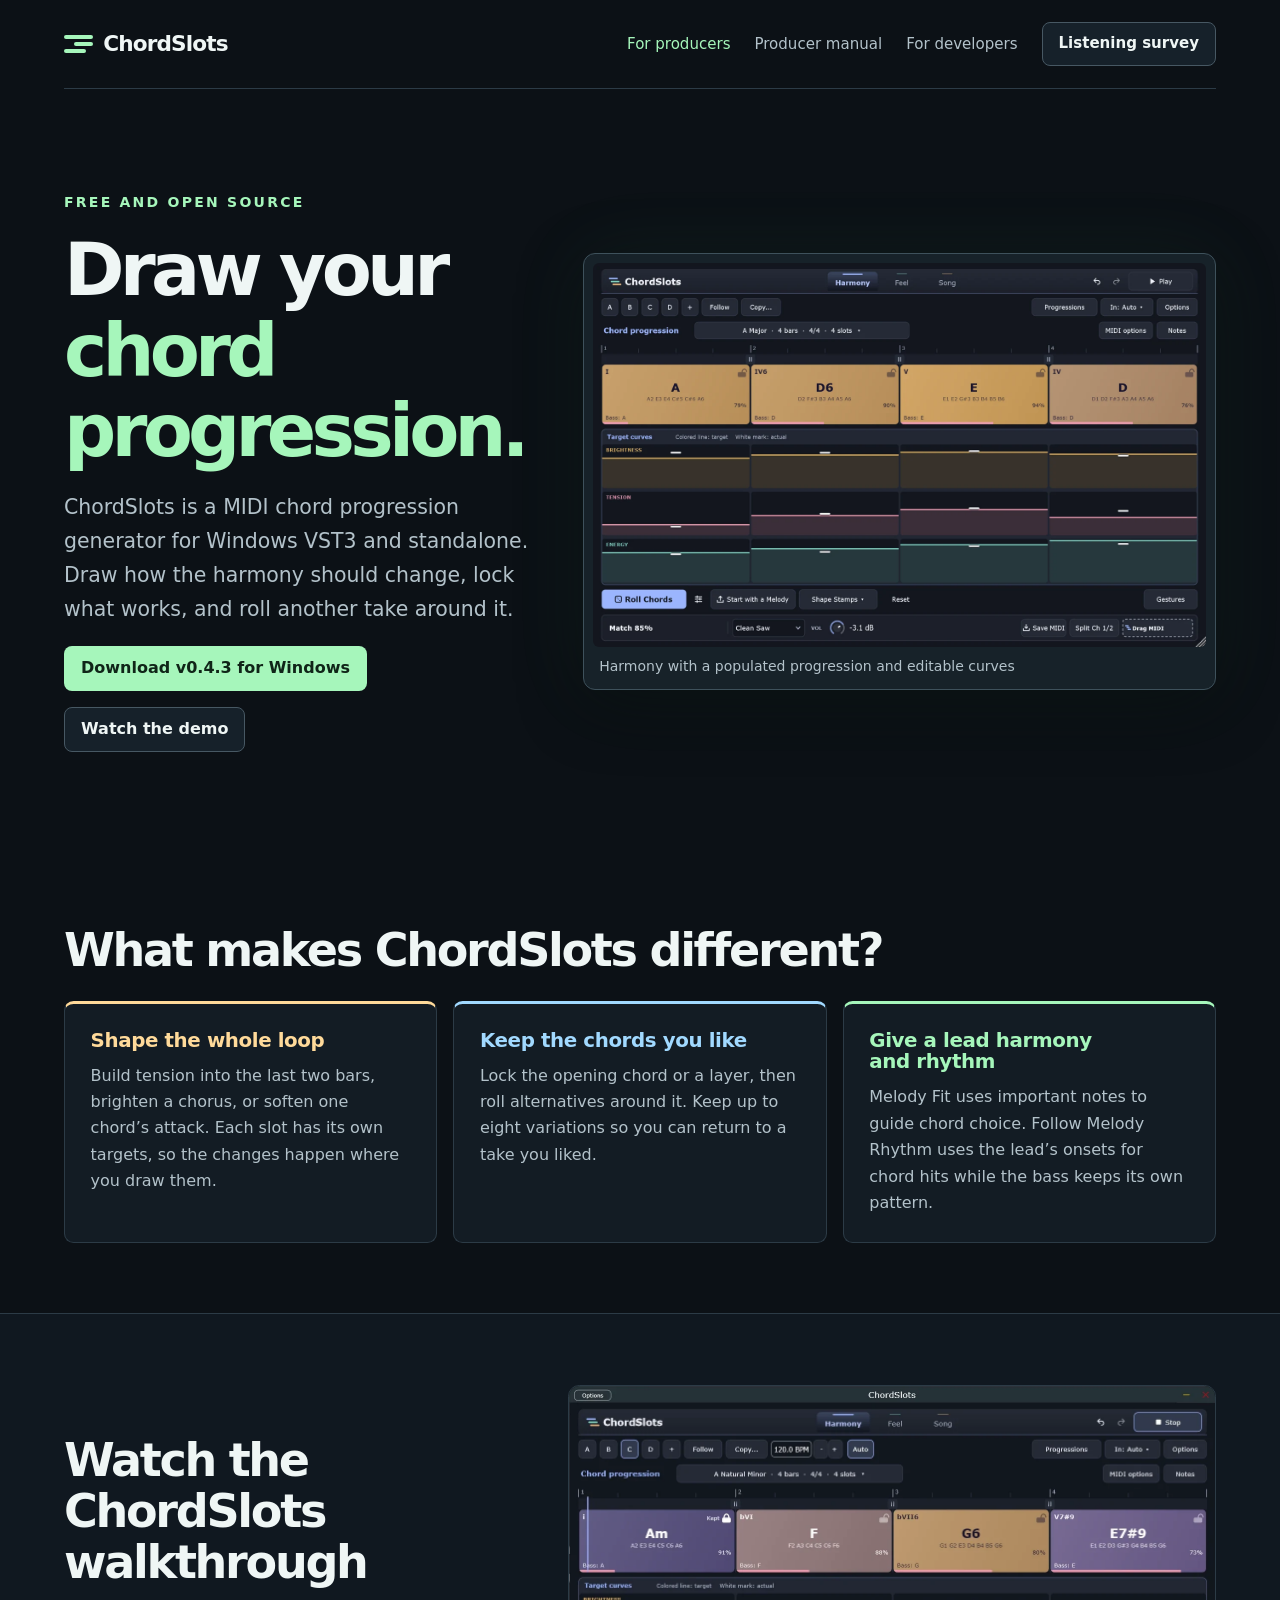
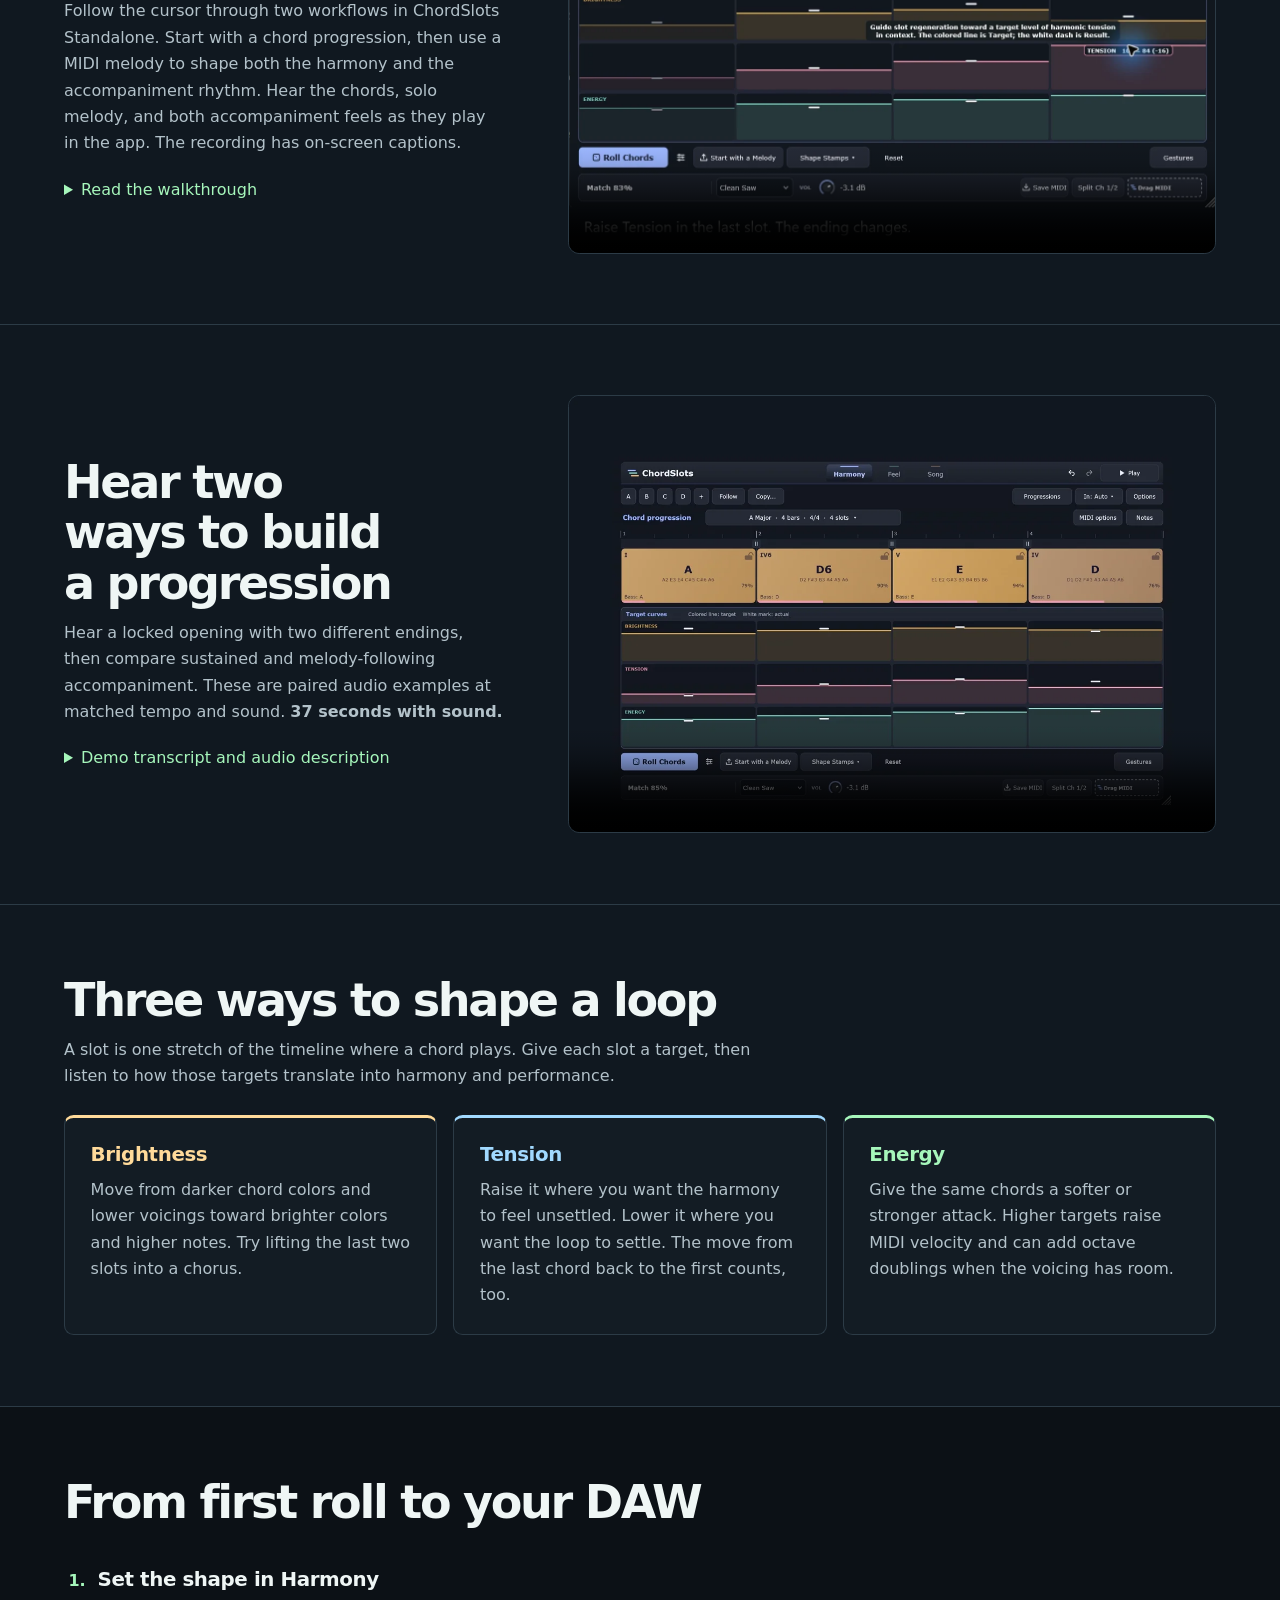
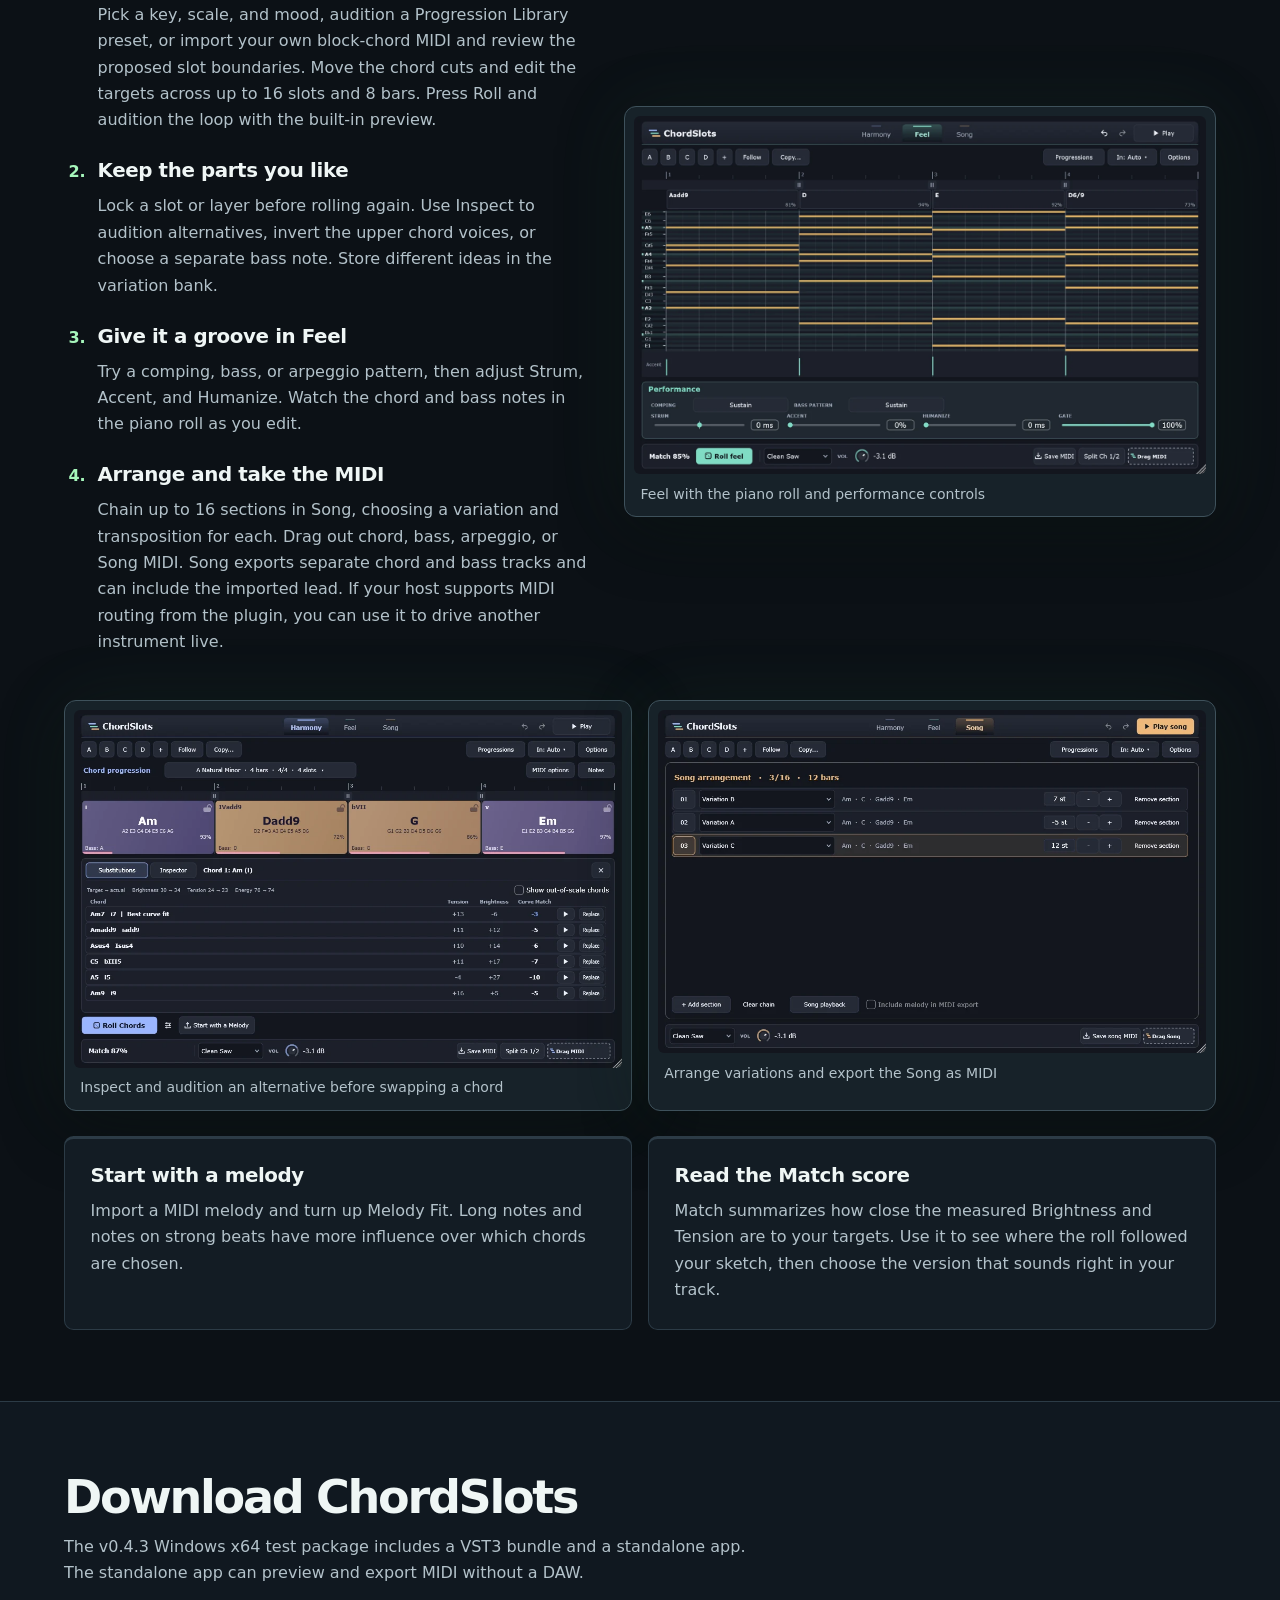
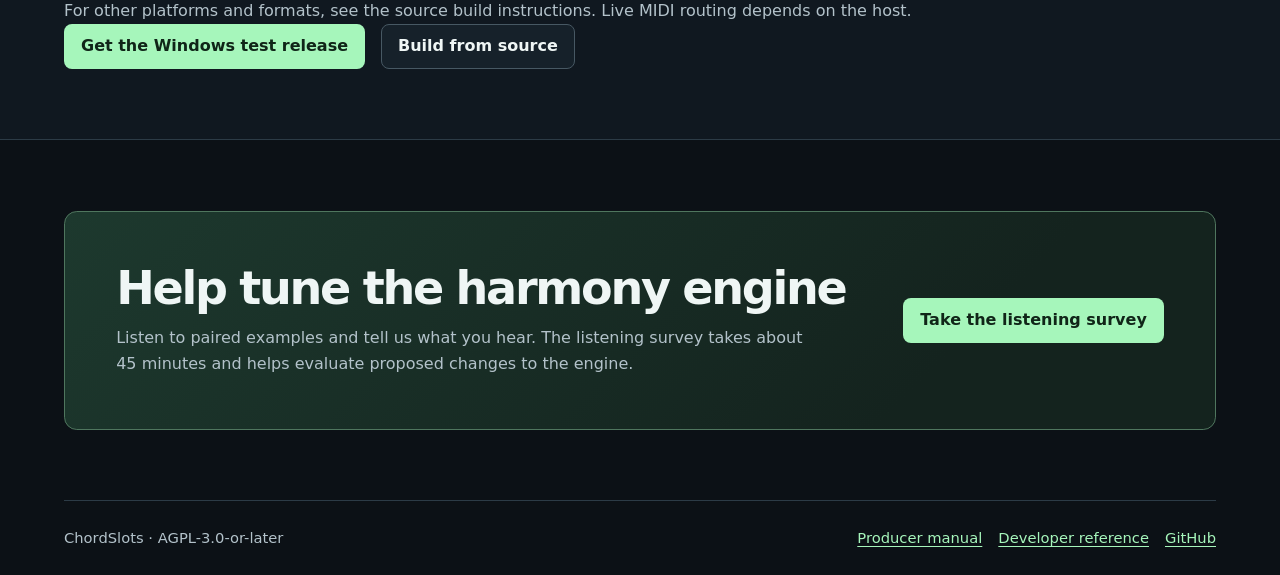
<file: docs/index.html>
<!doctype html>
<html lang="en">
<head>
  <meta charset="utf-8">
  <meta name="viewport" content="width=device-width, initial-scale=1">
  <meta name="description" content="ChordSlots is a free MIDI chord progression generator and Windows VST3 plugin. Draw harmony curves, lock chords, harmonize melodies, and export editable MIDI.">
  <title>ChordSlots | Free MIDI Chord Progression Generator &amp; VST3</title>
  <link rel="canonical" href="https://lagosproject.github.io/chordslots/">
  <meta property="og:type" content="website">
  <meta property="og:site_name" content="ChordSlots">
  <meta property="og:title" content="ChordSlots | Free MIDI Chord Progression Generator &amp; VST3">
  <meta property="og:description" content="Draw harmony curves, lock the chords you like, and export editable MIDI.">
  <meta property="og:url" content="https://lagosproject.github.io/chordslots/">
  <meta property="og:image" content="https://lagosproject.github.io/chordslots/harmony.webp">
  <meta property="og:image:alt" content="ChordSlots Harmony timeline with chord slots and three target curves">
  <meta name="twitter:card" content="summary_large_image">
  <script type="application/ld+json">
  {"@context":"https://schema.org","@type":"SoftwareApplication","name":"ChordSlots","url":"https://lagosproject.github.io/chordslots/","applicationCategory":"MultimediaApplication","operatingSystem":"Windows x64","softwareVersion":"0.4.3","description":"Open-source MIDI chord progression generator with VST3 and standalone downloads.","downloadUrl":"https://github.com/lagosproject/chordslots/releases/tag/v0.4.3","offers":{"@type":"Offer","price":0,"priceCurrency":"USD"}}
  </script>
  <link rel="stylesheet" href="site.css">
</head>
<body>
<a class="skip" href="#main">Skip to content</a>
<header class="top wrap">
  <a class="brand" href="./"><span class="mark" aria-hidden="true"><i></i><i></i><i></i></span>ChordSlots</a>
  <nav aria-label="Main navigation">
    <a href="./" aria-current="page">For producers</a>
    <a href="manual.html">Producer manual</a>
    <a href="developers.html">For developers</a>
    <a class="button secondary" href="listening-test.html">Listening survey</a>
  </nav>
</header>
<main id="main">
  <section class="hero wrap">
    <div>
      <p class="eyebrow">Free and open source</p>
      <h1>Draw your <em>chord progression.</em></h1>
      <p class="lede">ChordSlots is a MIDI chord progression generator for Windows VST3 and standalone. Draw how the harmony should change, lock what works, and roll another take around it.</p>
      <div class="actions">
        <a class="button primary" href="https://github.com/lagosproject/chordslots/releases/tag/v0.4.3">Download v0.4.3 for Windows</a>
        <a class="button secondary" href="#demo">Watch the demo</a>
      </div>
    </div>
    <figure class="product">
      <img src="harmony.webp" width="1440" height="900" alt="ChordSlots Harmony workspace with a chord timeline and the Brightness, Tension, and Energy lanes" fetchpriority="high">
      <figcaption>Harmony with a populated progression and editable curves</figcaption>
    </figure>
  </section>
  <section class="wrap section" aria-labelledby="different">
    <h2 id="different">What makes ChordSlots different?</h2>
    <div class="tiles">
      <article class="tile bright"><h3>Shape the whole loop</h3><p>Build tension into the last two bars, brighten a chorus, or soften one chord’s attack. Each slot has its own targets, so the changes happen where you draw them.</p></article>
      <article class="tile tension"><h3>Keep the chords you like</h3><p>Lock the opening chord or a layer, then roll alternatives around it. Keep up to eight variations so you can return to a take you liked.</p></article>
      <article class="tile energy"><h3>Give a lead harmony and rhythm</h3><p>Melody Fit uses important notes to guide chord choice. Follow Melody Rhythm uses the lead’s onsets for chord hits while the bass keeps its own pattern.</p></article>
    </div>
  </section>
  <section class="band" aria-labelledby="demo">
    <div class="wrap section demo">
      <div>
        <h2 id="demo">Watch the ChordSlots walkthrough</h2>
        <p>Follow the cursor through two workflows in ChordSlots Standalone. Start with a chord progression, then use a MIDI melody to shape both the harmony and the accompaniment rhythm. Hear the chords, solo melody, and both accompaniment feels as they play in the app. The recording has on-screen captions.</p>
        <details>
          <summary>Read the walkthrough</summary>
          <ol>
            <li>In Harmony, click Roll Chords to generate and preview a progression.</li>
            <li>Lock the opening Am chord. Raise Tension in the final slot and roll again. The opening stays in place as the ending changes.</li>
            <li>In a new variation, click Start with a Melody and choose a MIDI lead. Melody Fit guides the chord choices. Hear Melody previews the source phrase.</li>
            <li>In Feel, change Comping from Sustain to Follow Melody Rhythm. The chord names stay the same while the piano roll shows the new hit positions.</li>
            <li>Click Save MIDI to export the accompaniment as an editable MIDI file.</li>
          </ol>
        </details>
      </div>
      <video controls playsinline preload="none" width="1300" height="940"
        poster="chordslots-walkthrough-poster.webp?v=app-audio" aria-label="ChordSlots walkthrough with live app audio and on-screen instructions">
        <source src="chordslots-walkthrough.mp4?v=app-audio" type="video/mp4">
        <a href="chordslots-walkthrough.mp4?v=app-audio">Download the screen recording</a>
      </video>
    </div>
  </section>
  <section class="band" aria-labelledby="audio-demo">
    <div class="wrap section demo">
      <div>
        <h2 id="audio-demo">Hear two ways to build a progression</h2>
        <p>Hear a locked opening with two different endings, then compare sustained and melody-following accompaniment. These are paired audio examples at matched tempo and sound. <strong>37 seconds with sound.</strong></p>
        <details>
          <summary>Demo transcript and audio description</summary>
          <ol>
            <li>Hear a four-bar loop with a flat Tension target. The first two chords are locked in both takes.</li>
            <li>Raise the last two Tension targets and roll again. Listen to the changed ending.</li>
            <li>Import a syncopated lead and use Melody Fit to guide the harmony. First hear the chords held across each slot.</li>
            <li>Enable Follow Melody Rhythm. The same harmony now strikes with the lead’s onsets.</li>
            <li>Arrange variations in Song, transpose sections, and export the arrangement as MIDI.</li>
          </ol>
        </details>
      </div>
      <video controls playsinline preload="none" width="1200" height="810"
        poster="chordslots-demo-poster.webp" aria-label="ChordSlots tension and melody rhythm audio comparisons">
        <source src="chordslots-demo.mp4" type="video/mp4">
        <a href="chordslots-demo.mp4">Download the demo video</a>
      </video>
    </div>
  </section>
  <section class="band" aria-labelledby="curves">
    <div class="wrap section">
      <h2 id="curves">Three ways to shape a loop</h2>
      <p class="intro">A slot is one stretch of the timeline where a chord plays. Give each slot a target, then listen to how those targets translate into harmony and performance.</p>
      <div class="tiles">
        <article class="tile bright"><h3>Brightness</h3><p>Move from darker chord colors and lower voicings toward brighter colors and higher notes. Try lifting the last two slots into a chorus.</p></article>
        <article class="tile tension"><h3>Tension</h3><p>Raise it where you want the harmony to feel unsettled. Lower it where you want the loop to settle. The move from the last chord back to the first counts, too.</p></article>
        <article class="tile energy"><h3>Energy</h3><p>Give the same chords a softer or stronger attack. Higher targets raise MIDI velocity and can add octave doublings when the voicing has room.</p></article>
      </div>
    </div>
  </section>
  <section class="wrap section" id="workflow">
    <h2>From first roll to your DAW</h2>
    <div class="workflow">
      <ol class="steps">
        <li><h3>Set the shape in Harmony</h3><p>Pick a key, scale, and mood, audition a Progression Library preset, or import your own block-chord MIDI and review the proposed slot boundaries. Move the chord cuts and edit the targets across up to 16 slots and 8 bars. Press Roll and audition the loop with the built-in preview.</p></li>
        <li><h3>Keep the parts you like</h3><p>Lock a slot or layer before rolling again. Use Inspect to audition alternatives, invert the upper chord voices, or choose a separate bass note. Store different ideas in the variation bank.</p></li>
        <li><h3>Give it a groove in Feel</h3><p>Try a comping, bass, or arpeggio pattern, then adjust Strum, Accent, and Humanize. Watch the chord and bass notes in the piano roll as you edit.</p></li>
        <li><h3>Arrange and take the MIDI</h3><p>Chain up to 16 sections in Song, choosing a variation and transposition for each. Drag out chord, bass, arpeggio, or Song MIDI. Song exports separate chord and bass tracks and can include the imported lead. If your host supports MIDI routing from the plugin, you can use it to drive another instrument live.</p></li>
      </ol>
      <figure class="product feel">
        <img src="feel.webp" width="1440" height="900" alt="Feel workspace with a piano roll, accent lane, and timing and bass controls" loading="lazy">
        <figcaption>Feel with the piano roll and performance controls</figcaption>
      </figure>
    </div>
    <div class="gallery">
      <figure class="product"><a href="inspect.webp"><img src="inspect.webp" width="1042" height="679" alt="Chord inspector with playable chord alternatives and voicing controls" loading="lazy"></a><figcaption>Inspect and audition an alternative before swapping a chord</figcaption></figure>
      <figure class="product"><a href="song.webp"><img src="song.webp" width="1040" height="650" alt="Song workspace with a chain of variations and per-section transposition" loading="lazy"></a><figcaption>Arrange variations and export the Song as MIDI</figcaption></figure>
    </div>
    <div class="tiles extras">
      <article class="tile"><h3>Start with a melody</h3><p>Import a MIDI melody and turn up Melody Fit. Long notes and notes on strong beats have more influence over which chords are chosen.</p></article>
      <article class="tile"><h3>Read the Match score</h3><p>Match summarizes how close the measured Brightness and Tension are to your targets. Use it to see where the roll followed your sketch, then choose the version that sounds right in your track.</p></article>
    </div>
  </section>
  <section class="band" aria-labelledby="download">
    <div class="wrap section">
      <h2 id="download">Download ChordSlots</h2>
      <p class="intro">The v0.4.3 Windows x64 test package includes a VST3 bundle and a standalone app. The standalone app can preview and export MIDI without a DAW.</p>
      <p>For other platforms and formats, see the source build instructions. Live MIDI routing depends on the host.</p>
      <div class="actions">
        <a class="button primary" href="https://github.com/lagosproject/chordslots/releases/tag/v0.4.3">Get the Windows test release</a>
        <a class="button secondary" href="https://github.com/lagosproject/chordslots#build">Build from source</a>
      </div>
    </div>
  </section>
  <section class="wrap section" aria-labelledby="survey">
    <div class="survey">
      <div><h2 id="survey">Help tune the harmony engine</h2><p>Listen to paired examples and tell us what you hear. The listening survey takes about 45 minutes and helps evaluate proposed changes to the engine.</p></div>
      <a class="button primary" href="listening-test.html">Take the listening survey</a>
    </div>
  </section>
</main>
<footer class="wrap footer"><span>ChordSlots · AGPL-3.0-or-later</span><a href="manual.html">Producer manual</a><a href="developers.html">Developer reference</a><a href="https://github.com/lagosproject/chordslots">GitHub</a></footer>
</body>
</html>
</file>
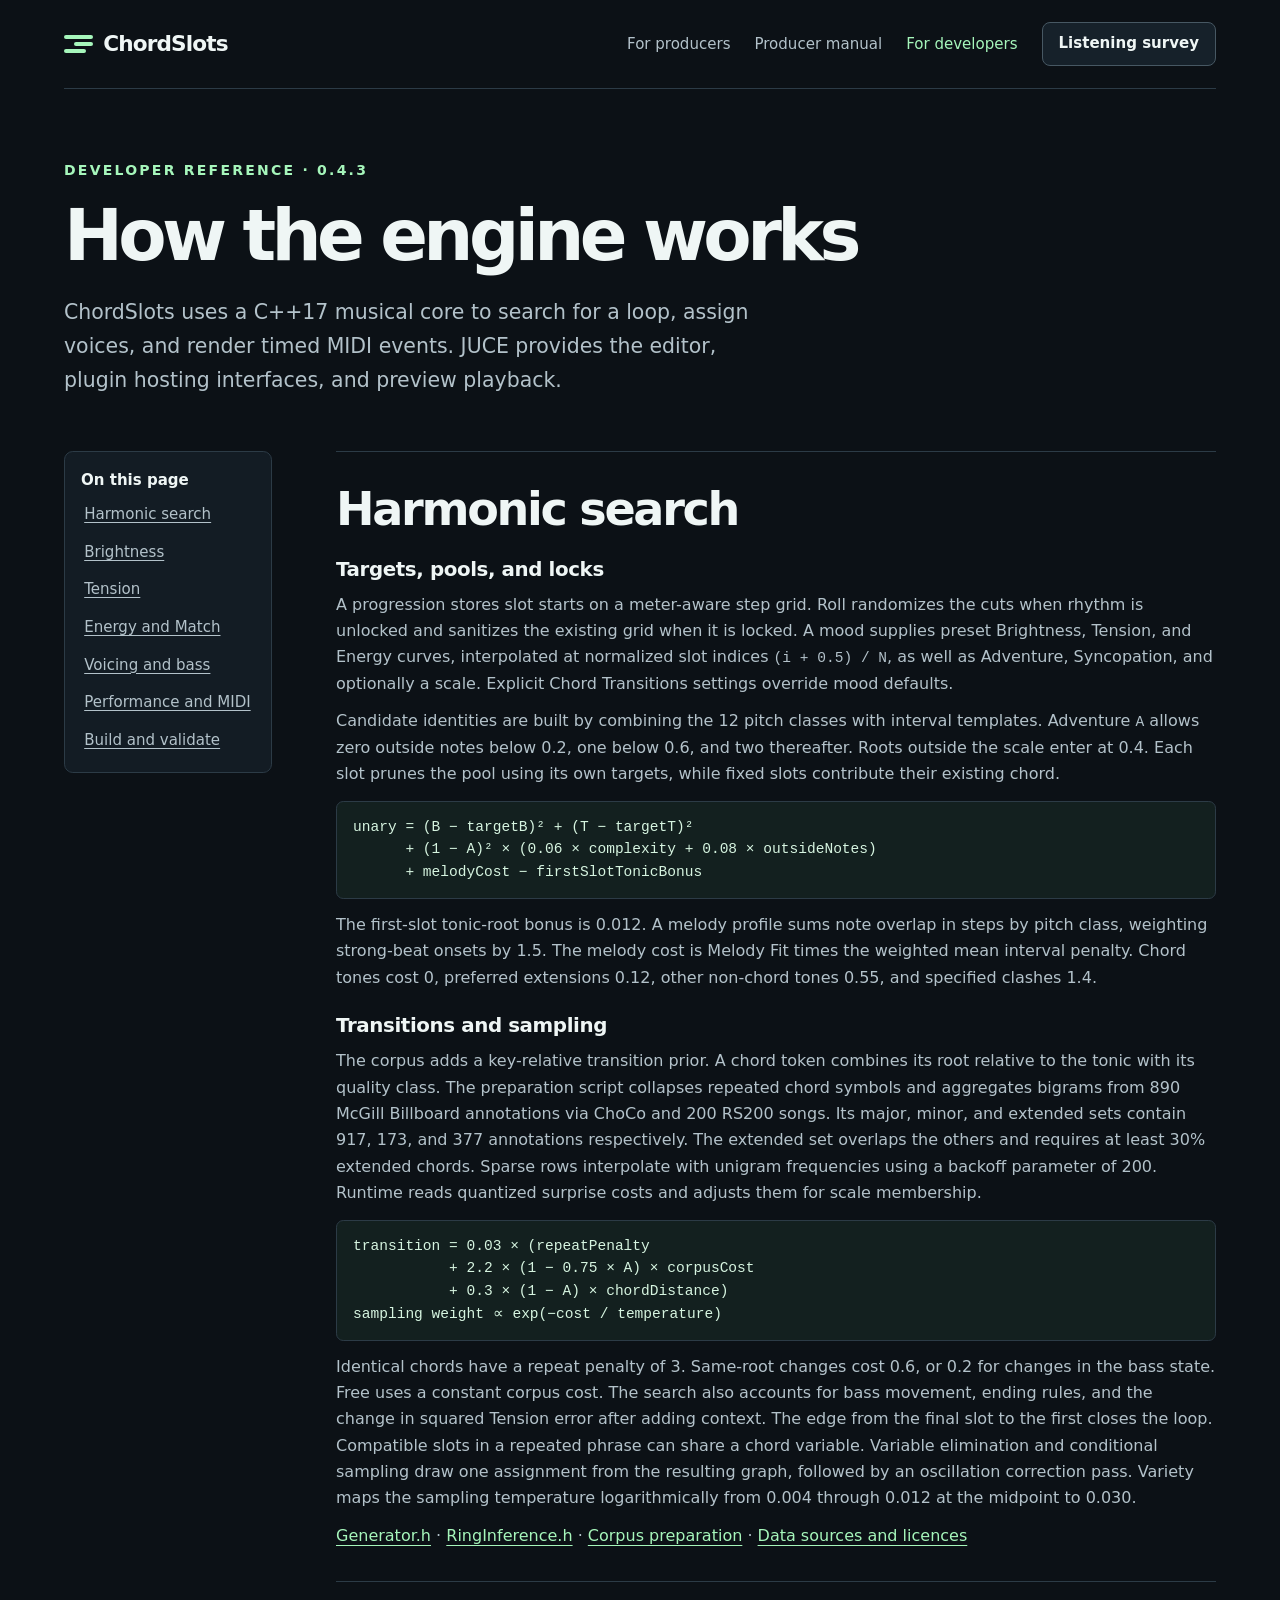
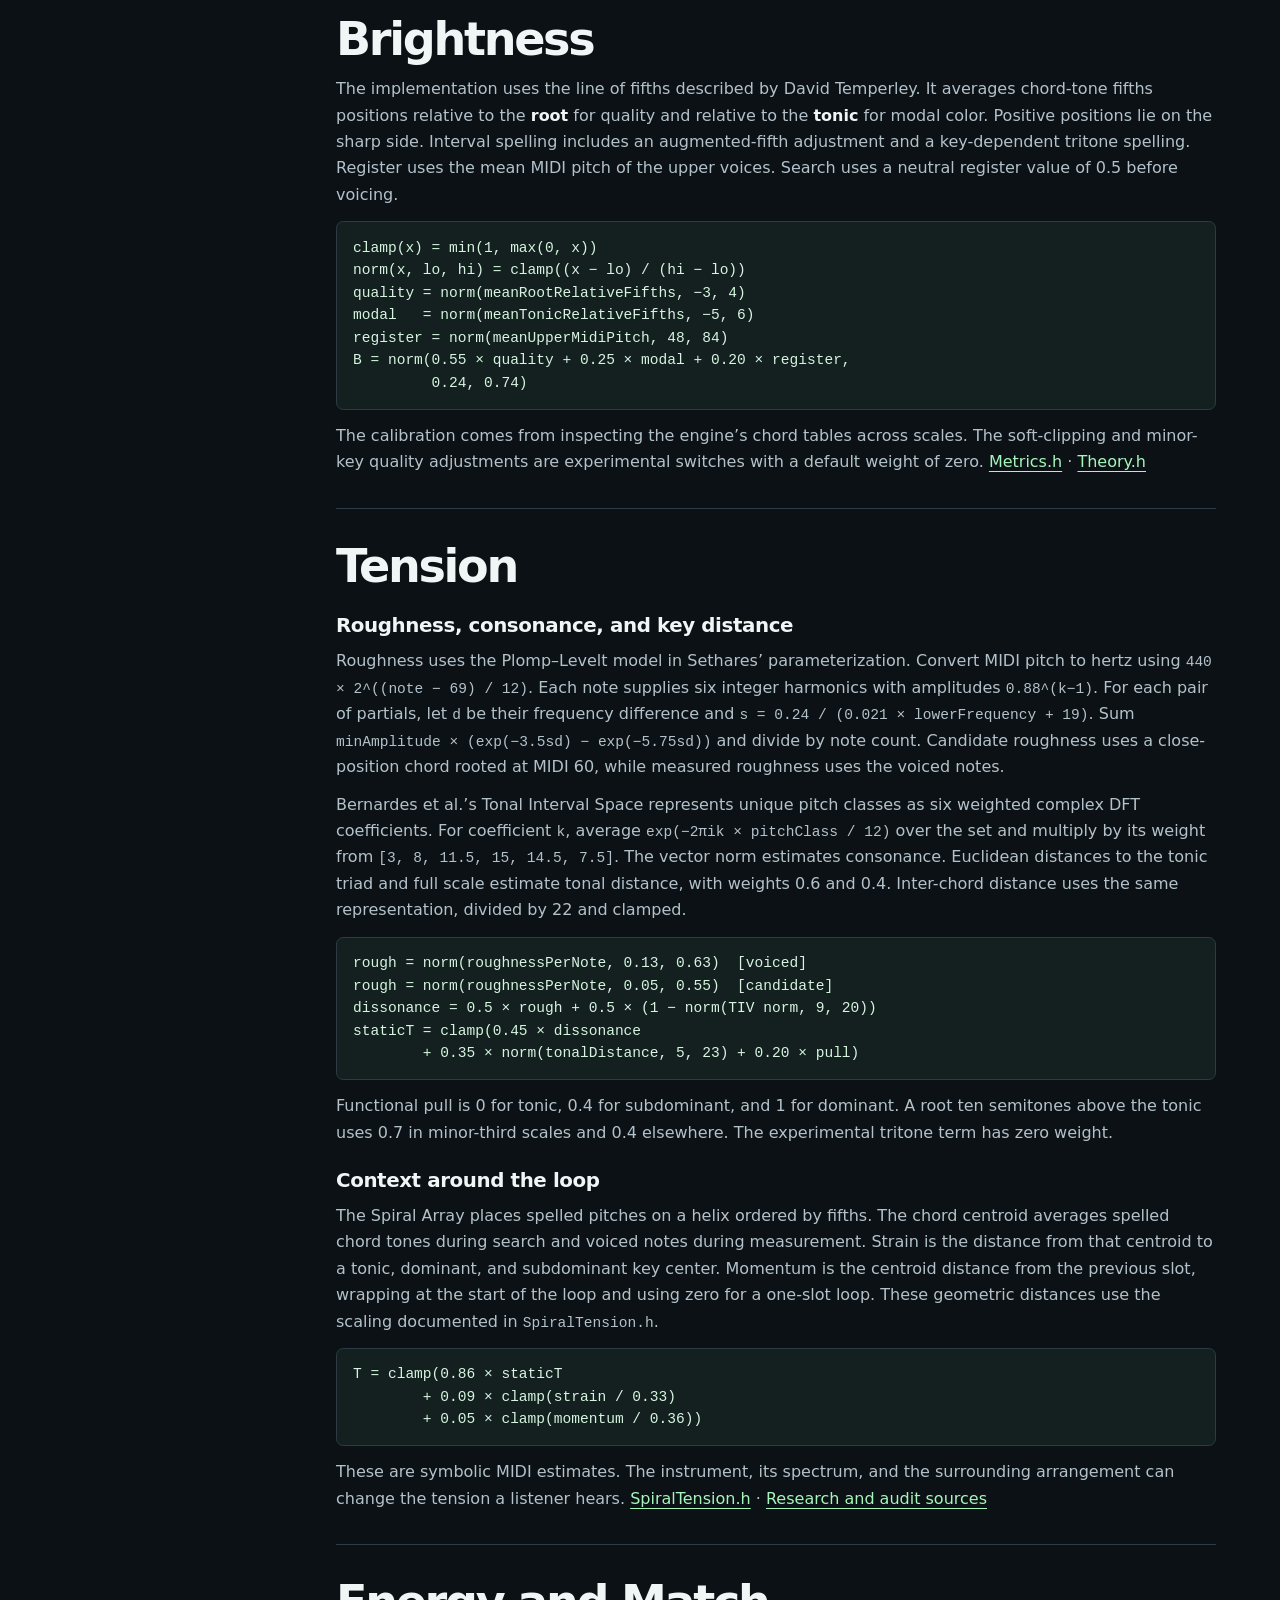
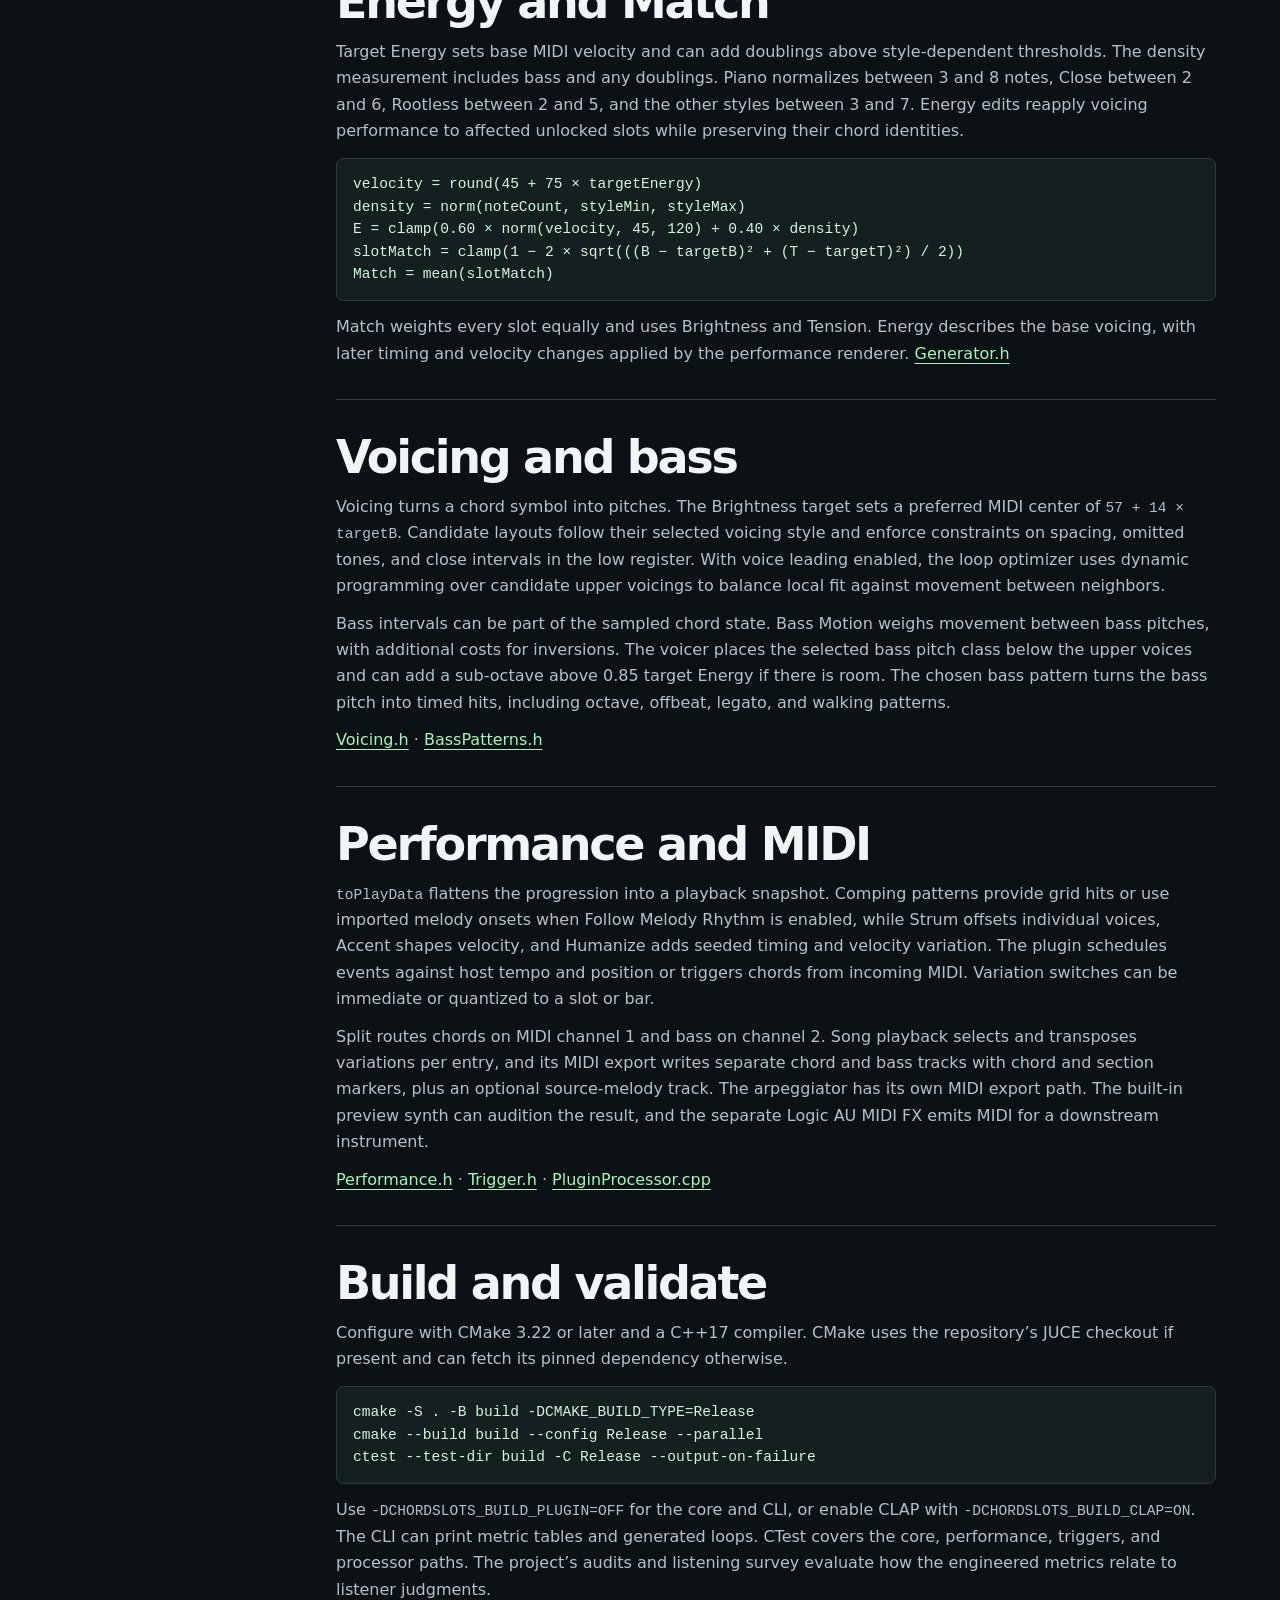
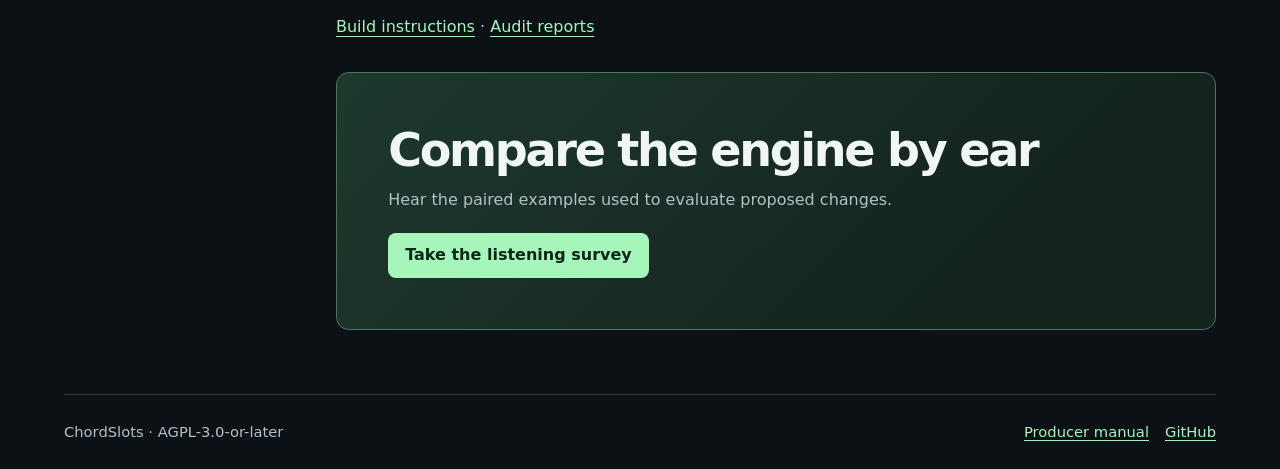
<file: docs/developers.html>
<!doctype html>
<html lang="en">
<head>
  <meta charset="utf-8">
  <meta name="viewport" content="width=device-width, initial-scale=1">
  <meta name="description" content="ChordSlots developer reference for harmonic search, Brightness, Tension, Energy, voicing, and MIDI rendering.">
  <title>ChordSlots Developer Reference | Harmony Engine and MIDI</title>
  <link rel="canonical" href="https://lagosproject.github.io/chordslots/developers.html">
  <link rel="stylesheet" href="site.css">
</head>
<body>
<a class="skip" href="#main">Skip to content</a>
<header class="top wrap">
  <a class="brand" href="./"><span class="mark" aria-hidden="true"><i></i><i></i><i></i></span>ChordSlots</a>
  <nav aria-label="Main navigation">
    <a href="./">For producers</a>
    <a href="manual.html">Producer manual</a>
    <a href="developers.html" aria-current="page">For developers</a>
    <a class="button secondary" href="listening-test.html">Listening survey</a>
  </nav>
</header>
<main id="main">
  <div class="wrap section doc-hero">
    <p class="eyebrow">Developer reference · 0.4.3</p>
    <h1>How the engine works</h1>
    <p class="lede">ChordSlots uses a C++17 musical core to search for a loop, assign voices, and render timed MIDI events. JUCE provides the editor, plugin hosting interfaces, and preview playback.</p>
  </div>
  <div class="wrap doc-layout">
    <nav class="toc" aria-label="On this page">
      <strong>On this page</strong>
      <a href="#search">Harmonic search</a>
      <a href="#brightness">Brightness</a>
      <a href="#tension">Tension</a>
      <a href="#energy">Energy and Match</a>
      <a href="#voicing">Voicing and bass</a>
      <a href="#playback">Performance and MIDI</a>
      <a href="#build">Build and validate</a>
    </nav>
    <article class="reference" aria-label="Engine calculations">
      <section id="search">
        <h2>Harmonic search</h2>
        <h3>Targets, pools, and locks</h3>
        <p>A progression stores slot starts on a meter-aware step grid. Roll randomizes the cuts when rhythm is unlocked and sanitizes the existing grid when it is locked. A mood supplies preset Brightness, Tension, and Energy curves, interpolated at normalized slot indices <code>(i + 0.5) / N</code>, as well as Adventure, Syncopation, and optionally a scale. Explicit Chord Transitions settings override mood defaults.</p>
        <p>Candidate identities are built by combining the 12 pitch classes with interval templates. Adventure <code>A</code> allows zero outside notes below 0.2, one below 0.6, and two thereafter. Roots outside the scale enter at 0.4. Each slot prunes the pool using its own targets, while fixed slots contribute their existing chord.</p>
        <pre><code>unary = (B − targetB)² + (T − targetT)²
      + (1 − A)² × (0.06 × complexity + 0.08 × outsideNotes)
      + melodyCost − firstSlotTonicBonus</code></pre>
        <p>The first-slot tonic-root bonus is 0.012. A melody profile sums note overlap in steps by pitch class, weighting strong-beat onsets by 1.5. The melody cost is Melody Fit times the weighted mean interval penalty. Chord tones cost 0, preferred extensions 0.12, other non-chord tones 0.55, and specified clashes 1.4.</p>
        <h3>Transitions and sampling</h3>
        <p>The corpus adds a key-relative transition prior. A chord token combines its root relative to the tonic with its quality class. The preparation script collapses repeated chord symbols and aggregates bigrams from 890 McGill Billboard annotations via ChoCo and 200 RS200 songs. Its major, minor, and extended sets contain 917, 173, and 377 annotations respectively. The extended set overlaps the others and requires at least 30% extended chords. Sparse rows interpolate with unigram frequencies using a backoff parameter of 200. Runtime reads quantized surprise costs and adjusts them for scale membership.</p>
        <pre><code>transition = 0.03 × (repeatPenalty
           + 2.2 × (1 − 0.75 × A) × corpusCost
           + 0.3 × (1 − A) × chordDistance)
sampling weight ∝ exp(−cost / temperature)</code></pre>
        <p>Identical chords have a repeat penalty of 3. Same-root changes cost 0.6, or 0.2 for changes in the bass state. Free uses a constant corpus cost. The search also accounts for bass movement, ending rules, and the change in squared Tension error after adding context. The edge from the final slot to the first closes the loop. Compatible slots in a repeated phrase can share a chord variable. Variable elimination and conditional sampling draw one assignment from the resulting graph, followed by an oscillation correction pass. Variety maps the sampling temperature logarithmically from 0.004 through 0.012 at the midpoint to 0.030.</p>
        <p><a href="https://github.com/lagosproject/chordslots/blob/v0.4.3/core/include/chordslots/Generator.h">Generator.h</a> · <a href="https://github.com/lagosproject/chordslots/blob/v0.4.3/core/include/chordslots/RingInference.h">RingInference.h</a> · <a href="https://github.com/lagosproject/chordslots/blob/v0.4.3/tools/build_corpus.py">Corpus preparation</a> · <a href="https://github.com/lagosproject/chordslots/blob/v0.4.3/DATA_LICENSES.md">Data sources and licences</a></p>
      </section>
      <section id="brightness">
        <h2>Brightness</h2>
        <p>The implementation uses the line of fifths described by David Temperley. It averages chord-tone fifths positions relative to the <strong>root</strong> for quality and relative to the <strong>tonic</strong> for modal color. Positive positions lie on the sharp side. Interval spelling includes an augmented-fifth adjustment and a key-dependent tritone spelling. Register uses the mean MIDI pitch of the upper voices. Search uses a neutral register value of 0.5 before voicing.</p>
        <pre><code>clamp(x) = min(1, max(0, x))
norm(x, lo, hi) = clamp((x − lo) / (hi − lo))
quality = norm(meanRootRelativeFifths, −3, 4)
modal   = norm(meanTonicRelativeFifths, −5, 6)
register = norm(meanUpperMidiPitch, 48, 84)
B = norm(0.55 × quality + 0.25 × modal + 0.20 × register,
         0.24, 0.74)</code></pre>
        <p>The calibration comes from inspecting the engine’s chord tables across scales. The soft-clipping and minor-key quality adjustments are experimental switches with a default weight of zero. <a href="https://github.com/lagosproject/chordslots/blob/v0.4.3/core/include/chordslots/Metrics.h">Metrics.h</a> · <a href="https://github.com/lagosproject/chordslots/blob/v0.4.3/core/include/chordslots/Theory.h">Theory.h</a></p>
      </section>
      <section id="tension">
        <h2>Tension</h2>
        <h3>Roughness, consonance, and key distance</h3>
        <p>Roughness uses the Plomp–Levelt model in Sethares’ parameterization. Convert MIDI pitch to hertz using <code>440 × 2^((note − 69) / 12)</code>. Each note supplies six integer harmonics with amplitudes <code>0.88^(k−1)</code>. For each pair of partials, let <code>d</code> be their frequency difference and <code>s = 0.24 / (0.021 × lowerFrequency + 19)</code>. Sum <code>minAmplitude × (exp(−3.5sd) − exp(−5.75sd))</code> and divide by note count. Candidate roughness uses a close-position chord rooted at MIDI 60, while measured roughness uses the voiced notes.</p>
        <p>Bernardes et al.’s Tonal Interval Space represents unique pitch classes as six weighted complex DFT coefficients. For coefficient <code>k</code>, average <code>exp(−2πik × pitchClass / 12)</code> over the set and multiply by its weight from <code>[3, 8, 11.5, 15, 14.5, 7.5]</code>. The vector norm estimates consonance. Euclidean distances to the tonic triad and full scale estimate tonal distance, with weights 0.6 and 0.4. Inter-chord distance uses the same representation, divided by 22 and clamped.</p>
        <pre><code>rough = norm(roughnessPerNote, 0.13, 0.63)  [voiced]
rough = norm(roughnessPerNote, 0.05, 0.55)  [candidate]
dissonance = 0.5 × rough + 0.5 × (1 − norm(TIV norm, 9, 20))
staticT = clamp(0.45 × dissonance
        + 0.35 × norm(tonalDistance, 5, 23) + 0.20 × pull)</code></pre>
        <p>Functional pull is 0 for tonic, 0.4 for subdominant, and 1 for dominant. A root ten semitones above the tonic uses 0.7 in minor-third scales and 0.4 elsewhere. The experimental tritone term has zero weight.</p>
        <h3>Context around the loop</h3>
        <p>The Spiral Array places spelled pitches on a helix ordered by fifths. The chord centroid averages spelled chord tones during search and voiced notes during measurement. Strain is the distance from that centroid to a tonic, dominant, and subdominant key center. Momentum is the centroid distance from the previous slot, wrapping at the start of the loop and using zero for a one-slot loop. These geometric distances use the scaling documented in <code>SpiralTension.h</code>.</p>
        <pre><code>T = clamp(0.86 × staticT
        + 0.09 × clamp(strain / 0.33)
        + 0.05 × clamp(momentum / 0.36))</code></pre>
        <p>These are symbolic MIDI estimates. The instrument, its spectrum, and the surrounding arrangement can change the tension a listener hears. <a href="https://github.com/lagosproject/chordslots/blob/v0.4.3/core/include/chordslots/SpiralTension.h">SpiralTension.h</a> · <a href="https://github.com/lagosproject/chordslots/blob/v0.4.3/docs/RESEARCH-BASE.md">Research and audit sources</a></p>
      </section>
      <section id="energy">
        <h2>Energy and Match</h2>
        <p>Target Energy sets base MIDI velocity and can add doublings above style-dependent thresholds. The density measurement includes bass and any doublings. Piano normalizes between 3 and 8 notes, Close between 2 and 6, Rootless between 2 and 5, and the other styles between 3 and 7. Energy edits reapply voicing performance to affected unlocked slots while preserving their chord identities.</p>
        <pre><code>velocity = round(45 + 75 × targetEnergy)
density = norm(noteCount, styleMin, styleMax)
E = clamp(0.60 × norm(velocity, 45, 120) + 0.40 × density)
slotMatch = clamp(1 − 2 × sqrt(((B − targetB)² + (T − targetT)²) / 2))
Match = mean(slotMatch)</code></pre>
        <p>Match weights every slot equally and uses Brightness and Tension. Energy describes the base voicing, with later timing and velocity changes applied by the performance renderer. <a href="https://github.com/lagosproject/chordslots/blob/v0.4.3/core/include/chordslots/Generator.h">Generator.h</a></p>
      </section>
      <section id="voicing">
        <h2>Voicing and bass</h2>
        <p>Voicing turns a chord symbol into pitches. The Brightness target sets a preferred MIDI center of <code>57 + 14 × targetB</code>. Candidate layouts follow their selected voicing style and enforce constraints on spacing, omitted tones, and close intervals in the low register. With voice leading enabled, the loop optimizer uses dynamic programming over candidate upper voicings to balance local fit against movement between neighbors.</p>
        <p>Bass intervals can be part of the sampled chord state. Bass Motion weighs movement between bass pitches, with additional costs for inversions. The voicer places the selected bass pitch class below the upper voices and can add a sub-octave above 0.85 target Energy if there is room. The chosen bass pattern turns the bass pitch into timed hits, including octave, offbeat, legato, and walking patterns.</p>
        <p><a href="https://github.com/lagosproject/chordslots/blob/v0.4.3/core/include/chordslots/Voicing.h">Voicing.h</a> · <a href="https://github.com/lagosproject/chordslots/blob/v0.4.3/core/include/chordslots/BassPatterns.h">BassPatterns.h</a></p>
      </section>
      <section id="playback">
        <h2>Performance and MIDI</h2>
        <p><code>toPlayData</code> flattens the progression into a playback snapshot. Comping patterns provide grid hits or use imported melody onsets when Follow Melody Rhythm is enabled, while Strum offsets individual voices, Accent shapes velocity, and Humanize adds seeded timing and velocity variation. The plugin schedules events against host tempo and position or triggers chords from incoming MIDI. Variation switches can be immediate or quantized to a slot or bar.</p>
        <p>Split routes chords on MIDI channel 1 and bass on channel 2. Song playback selects and transposes variations per entry, and its MIDI export writes separate chord and bass tracks with chord and section markers, plus an optional source-melody track. The arpeggiator has its own MIDI export path. The built-in preview synth can audition the result, and the separate Logic AU MIDI FX emits MIDI for a downstream instrument.</p>
        <p><a href="https://github.com/lagosproject/chordslots/blob/v0.4.3/core/include/chordslots/Performance.h">Performance.h</a> · <a href="https://github.com/lagosproject/chordslots/blob/v0.4.3/core/include/chordslots/Trigger.h">Trigger.h</a> · <a href="https://github.com/lagosproject/chordslots/blob/v0.4.3/plugin/PluginProcessor.cpp">PluginProcessor.cpp</a></p>
      </section>
      <section id="build">
        <h2>Build and validate</h2>
        <p>Configure with CMake 3.22 or later and a C++17 compiler. CMake uses the repository’s JUCE checkout if present and can fetch its pinned dependency otherwise.</p>
        <pre><code>cmake -S . -B build -DCMAKE_BUILD_TYPE=Release
cmake --build build --config Release --parallel
ctest --test-dir build -C Release --output-on-failure</code></pre>
        <p>Use <code>-DCHORDSLOTS_BUILD_PLUGIN=OFF</code> for the core and CLI, or enable CLAP with <code>-DCHORDSLOTS_BUILD_CLAP=ON</code>. The CLI can print metric tables and generated loops. CTest covers the core, performance, triggers, and processor paths. The project’s audits and listening survey evaluate how the engineered metrics relate to listener judgments.</p>
        <p><a href="https://github.com/lagosproject/chordslots/tree/v0.4.3#build">Build instructions</a> · <a href="https://github.com/lagosproject/chordslots/tree/v0.4.3/docs/audits">Audit reports</a></p>
      </section>
      <div class="survey"><div><h2>Compare the engine by ear</h2><p>Hear the paired examples used to evaluate proposed changes.</p></div><a class="button primary" href="listening-test.html">Take the listening survey</a></div>
    </article>
  </div>
</main>
<footer class="wrap footer"><span>ChordSlots · AGPL-3.0-or-later</span><a href="manual.html">Producer manual</a><a href="https://github.com/lagosproject/chordslots">GitHub</a></footer>
</body>
</html>
</file>
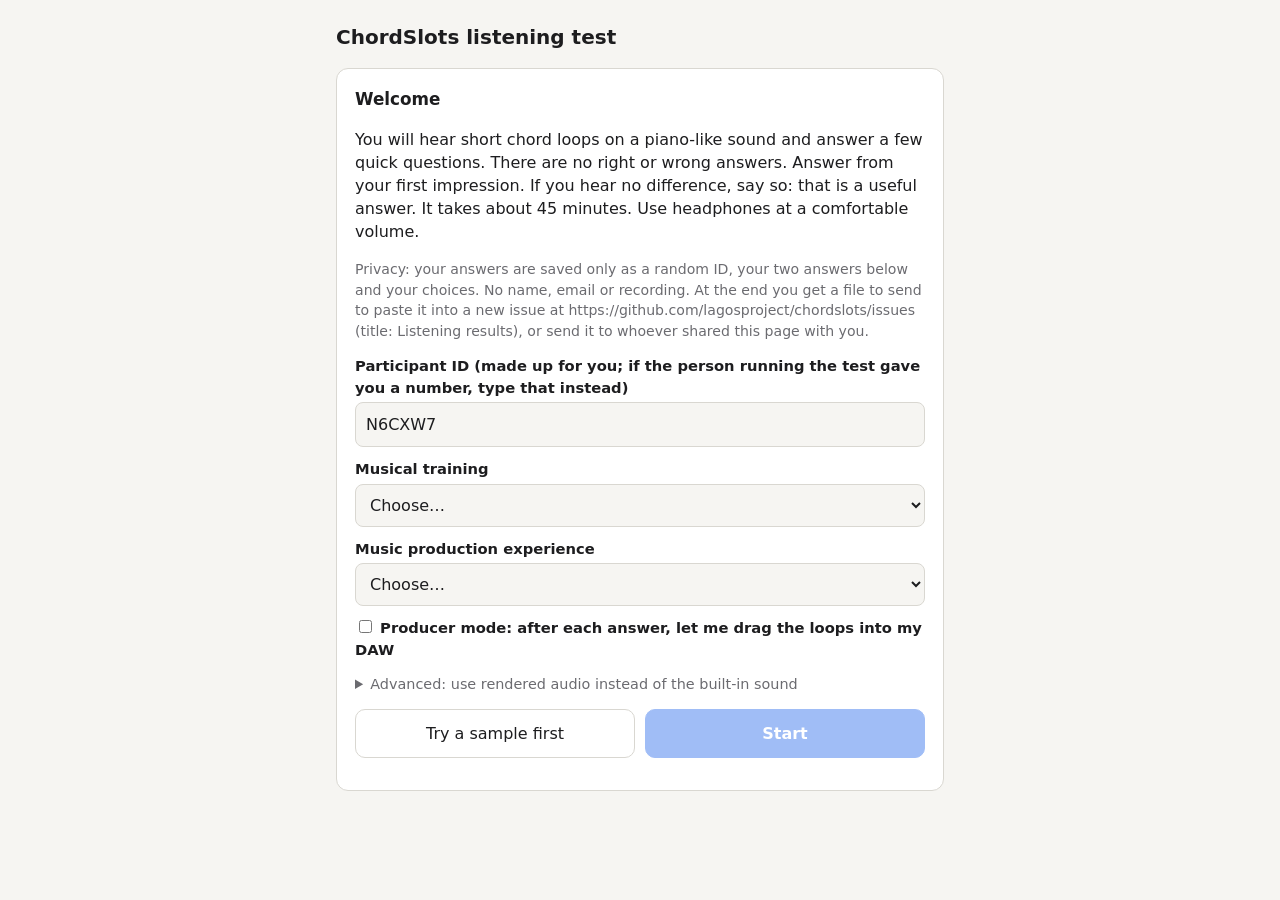
<file: docs/listening-test.html>
<!doctype html>
<html lang="en">
<head>
<meta charset="utf-8">
<meta name="viewport" content="width=device-width, initial-scale=1">
<title>ChordSlots listening test</title>
<style>
:root{--bg:#f6f5f2;--card:#fff;--ink:#1d1d1f;--mute:#6b6b70;--line:#d9d7d1;--accent:#2f6fed;--accent-ink:#fff;--warn:#b45309}
@media (prefers-color-scheme:dark){:root{--bg:#161618;--card:#212124;--ink:#f1f1f3;--mute:#9a9aa2;--line:#3a3a40;--accent:#6c9bff;--accent-ink:#0b0b0d;--warn:#f0a050}}
*{box-sizing:border-box}
body{margin:0;background:var(--bg);color:var(--ink);font:16px/1.45 system-ui,-apple-system,Segoe UI,Roboto,sans-serif}
main{max-width:640px;margin:0 auto;padding:20px 16px 60px}
h1{font-size:1.25rem;margin:.2rem 0 1rem}
h2{font-size:1.05rem;margin:0 0 .6rem}
.card{background:var(--card);border:1px solid var(--line);border-radius:12px;padding:18px;margin-bottom:14px}
label{display:block;margin:.7rem 0 .25rem;font-weight:600;font-size:.92rem}
input[type=text],input[type=number],select{width:100%;padding:10px;border:1px solid var(--line);border-radius:8px;background:var(--bg);color:var(--ink);font:inherit}
button{font:inherit;padding:12px 16px;border-radius:10px;border:1px solid var(--line);background:var(--card);color:var(--ink);cursor:pointer;min-height:46px}
button:hover:not(:disabled){border-color:var(--accent)}
button:disabled{opacity:.45;cursor:not-allowed}
button.primary{background:var(--accent);color:var(--accent-ink);border-color:var(--accent);font-weight:600}
.row{display:flex;gap:10px;flex-wrap:wrap}
.row>*{flex:1 1 120px}
.opts button.sel{background:var(--accent);color:var(--accent-ink);border-color:var(--accent);font-weight:600}
.scale button{flex:1 1 0;min-width:44px;padding:12px 0}
.bar{height:6px;background:var(--line);border-radius:3px;overflow:hidden;margin-bottom:14px}
.bar>i{display:block;height:100%;background:var(--accent);width:0}
.q{margin-top:16px}
.q p{margin:0 0 .5rem;font-weight:600}
.note{color:var(--mute);font-size:.88rem}
.err{color:var(--warn);font-size:.92rem;white-space:pre-wrap}
.status{min-height:1.5em;color:var(--mute);margin:.6rem 0}
.label-chip{display:inline-block;background:var(--bg);border:1px solid var(--line);border-radius:999px;padding:3px 12px;font-weight:600}
.drag{cursor:grab;user-select:none;text-align:center}
.hidden{display:none!important}
.legend{display:flex;justify-content:space-between;color:var(--mute);font-size:.8rem;margin-top:4px;flex-basis:100%}
details{margin-top:14px}
summary{cursor:pointer;color:var(--mute);font-size:.9rem}
</style>
</head>
<body>
<main>
<h1>ChordSlots listening test</h1>

<!-- ============ SETUP ============ -->
<section id="setup" class="card">
  <h2>Welcome</h2>
  <p>You will hear short chord loops on a piano-like sound and answer a few quick questions. There are no right or wrong answers. Answer from your first impression. If you hear no difference, say so: that is a useful answer. It takes about 45 minutes. Use headphones at a comfortable volume.</p>
  <p class="note">Privacy: your answers are saved only as a random ID, your two answers below and your choices. No name, email or recording. At the end you get a file to send to <span id="contactLine">the person who shared this test with you</span>.</p>
  <label for="num">Participant ID (made up for you; if the person running the test gave you a number, type that instead)</label>
  <input id="num" type="text" maxlength="12" autocomplete="off" spellcheck="false">
  <label for="training">Musical training</label>
  <select id="training"><option value="">Choose…</option><option value="none">None or informal</option><option value="music theory">Music theory or formal training</option></select>
  <label for="prod">Music production experience</label>
  <select id="prod"><option value="">Choose…</option><option>none</option><option>hobby</option><option>semi-pro</option><option>professional</option></select>
  <label><input id="producerMode" type="checkbox"> Producer mode: after each answer, let me drag the loops into my DAW</label>
  <details>
    <summary>Advanced: use rendered audio instead of the built-in sound</summary>
    <p class="note">Optional. Pick a folder with .mp3/.wav files named like the stimuli (for example pair05_A.mp3). Leave empty to use the built-in sound.</p>
    <input id="audioFiles" type="file" webkitdirectory multiple>
  </details>
  <div id="setupErr" class="err"></div>
  <div class="row" style="margin-top:14px">
    <button id="practiceBtn" disabled>Try a sample first</button>
    <button id="startBtn" class="primary" disabled>Start</button>
  </div>
  <p class="note" id="resumeNote"></p>
</section>

<!-- ============ BLOCK INTRO ============ -->
<section id="intro" class="card hidden">
  <h2 id="introTitle"></h2>
  <p id="introText"></p>
  <button id="introBtn" class="primary">Continue</button>
</section>

<!-- ============ TRIAL ============ -->
<section id="trial" class="hidden">
  <div class="bar"><i id="barFill"></i></div>
  <div class="card">
    <div class="note" id="counter"></div>
    <p id="moodLine" class="hidden" style="margin:.4rem 0 0"></p>
    <div class="row" style="margin-top:12px">
      <button id="playBtn" class="primary">▶ Play</button>
      <button id="stopBtn" disabled>■ Stop</button>
    </div>
    <div class="status" id="status"></div>

    <div id="qs" class="hidden">
      <div class="q"><p id="q1text"></p><div class="row opts" id="q1opts"></div></div>
      <div class="q"><p id="q2text"></p><div class="row opts" id="q2opts"></div></div>
    </div>

    <div id="dragBox" class="hidden q">
      <p>Producer mode: drag a loop into your DAW (optional).</p>
      <div class="row">
        <div class="drag card" id="drag1" draggable="true">⠿ Loop 1</div>
        <div class="drag card" id="drag2" draggable="true">⠿ Loop 2</div>
      </div>
      <p class="note">If dragging does not work, use the links: <a id="dl1" href="#">download loop 1</a> · <a id="dl2" href="#">download loop 2</a></p>
    </div>

    <div class="row" style="margin-top:18px">
      <button id="nextBtn" class="primary" disabled>Next ›</button>
    </div>
    <p class="note" style="margin-top:14px"><a href="#" id="stopEarly">Stop here and get my answers so far</a> (partial answers are still useful).</p>
  </div>
</section>

<!-- ============ DONE ============ -->
<section id="done" class="card hidden">
  <h2>Finished, thank you!</h2>
  <p id="doneMsg"></p>
  <p>Please send your results to <b id="contactLine2">the person who shared this test with you</b>. One file, no names inside.</p>
  <div class="row"><button id="downloadOne" class="primary">Download my results (1 file)</button><button id="copyOne">Copy results as text</button></div>
  <p class="note" id="copyMsg">If you cannot attach the file, copy the text and paste it into a message.</p>
  <details><summary>Other formats</summary>
    <div class="row" style="margin-top:8px"><button id="downloadAll">Download 4 separate CSV files</button></div>
    <div class="row" id="dlList"></div>
  </details>
</section>
</main>

<script>
// ============================================================================
// Embedded stimuli and structure (generated by build_page.py; do not edit by hand)
// ============================================================================
const DATA = {"blocks":{"r10":{"pairs":[{"id":"pair01","mood":"","base":{"A":"r10_pair01_A","B":"r10_pair01_B"}},{"id":"pair02","mood":"","base":{"A":"r10_pair02_A","B":"r10_pair02_B"}},{"id":"pair03","mood":"","base":{"A":"r10_pair03_A","B":"r10_pair03_B"}},{"id":"pair04","mood":"","base":{"A":"r10_pair04_A","B":"r10_pair04_B"}}]},"brightness":{"pairs":[{"id":"pair01","mood":"","base":{"A":"pair01_A","B":"pair01_B"}},{"id":"pair02","mood":"","base":{"A":"pair02_A","B":"pair02_B"}},{"id":"pair03","mood":"","base":{"A":"pair03_A","B":"pair03_B"}},{"id":"pair04","mood":"","base":{"A":"pair04_A","B":"pair04_B"}},{"id":"pair05","mood":"","base":{"A":"pair05_A","B":"pair05_B"}},{"id":"pair06","mood":"","base":{"A":"pair06_A","B":"pair06_B"}},{"id":"pair07","mood":"","base":{"A":"pair07_A","B":"pair07_B"}},{"id":"pair08","mood":"","base":{"A":"pair08_A","B":"pair08_B"}},{"id":"pair09","mood":"","base":{"A":"pair09_A","B":"pair09_B"}},{"id":"pair10","mood":"","base":{"A":"pair10_A","B":"pair10_B"}},{"id":"pair11","mood":"","base":{"A":"pair11_A","B":"pair11_B"}},{"id":"pair12","mood":"","base":{"A":"pair12_A","B":"pair12_B"}},{"id":"pair13","mood":"","base":{"A":"pair13_A","B":"pair13_B"}},{"id":"pair14","mood":"","base":{"A":"pair14_A","B":"pair14_B"}},{"id":"pair15","mood":"","base":{"A":"pair15_A","B":"pair15_B"}},{"id":"pair16","mood":"","base":{"A":"pair16_A","B":"pair16_B"}},{"id":"pair17","mood":"","base":{"A":"pair17_A","B":"pair17_B"}},{"id":"pair18","mood":"","base":{"A":"pair18_A","B":"pair18_B"}},{"id":"pair19","mood":"","base":{"A":"pair19_A","B":"pair19_B"}},{"id":"pair20","mood":"","base":{"A":"pair20_A","B":"pair20_B"}},{"id":"pair21","mood":"","base":{"A":"pair21_A","B":"pair21_B"}},{"id":"pair22","mood":"","base":{"A":"pair22_A","B":"pair22_B"}}]},"flagab":{"pairs":[{"id":"flagab01","mood":"Epic","base":{"A":"flagab01_A","B":"flagab01_B"}},{"id":"flagab02","mood":"Melancholic","base":{"A":"flagab02_A","B":"flagab02_B"}},{"id":"flagab03","mood":"Hard","base":{"A":"flagab03_A","B":"flagab03_B"}},{"id":"flagab04","mood":"Epic","base":{"A":"flagab04_A","B":"flagab04_B"}},{"id":"flagab05","mood":"Tense","base":{"A":"flagab05_A","B":"flagab05_B"}},{"id":"flagab06","mood":"Dark","base":{"A":"flagab06_A","B":"flagab06_B"}},{"id":"flagab07","mood":"Tense","base":{"A":"flagab07_A","B":"flagab07_B"}},{"id":"flagab08","mood":"Dark","base":{"A":"flagab08_A","B":"flagab08_B"}},{"id":"flagab09","mood":"Dark","base":{"A":"flagab09_A","B":"flagab09_B"}},{"id":"flagab10","mood":"Tense","base":{"A":"flagab10_A","B":"flagab10_B"}},{"id":"flagab11","mood":"Dreamy","base":{"A":"flagab11_A","B":"flagab11_B"}},{"id":"flagab12","mood":"Dark","base":{"A":"flagab12_A","B":"flagab12_B"}}]},"panel":{"items":["item01","item02","item03","item04","item05","item06","item07","item08","item09","item10","item11","item12","item13","item14","item15","item16","item17","item18","item19","item20","item21","item22","item23","item24"]}},"media":{"r10_pair01_a":"TVRoZAAAAAYAAAABAeBNVHJrAAAANwD/UQMLcbAA/1gEBAIYCADAAACQN1AAkDtQAJA+UACQQVCHQIA3AACAOwAAgD4AAIBBAAD/LwA=","r10_pair01_b":"TVRoZAAAAAYAAAABAeBNVHJrAAAANwD/UQMLcbAA/1gEBAIYCADAAACQN1AAkDtQAJA+UACQQlCHQIA3AACAOwAAgD4AAIBCAAD/LwA=","r10_pair02_a":"TVRoZAAAAAYAAAABAeBNVHJrAAAALwD/UQMLcbAA/1gEBAIYCADAAACQO1AAkD5QAJBBUIdAgDsAAIA+AACAQQAA/y8A","r10_pair02_b":"TVRoZAAAAAYAAAABAeBNVHJrAAAANwD/UQMLcbAA/1gEBAIYCADAAACQO1AAkD5QAJBBUACQRVCHQIA7AACAPgAAgEEAAIBFAAD/LwA=","r10_pair03_a":"TVRoZAAAAAYAAAABAeBNVHJrAAAAWAD/UQMLcbAA/1gEBAIYCADAAACQN1AAkDtQAJA+UACQQVCPAIA3AACAOwAAgD4AAIBBAACQMFAAkDRQAJA3UACQPFCPAIAwAACANAAAgDcAAIA8AAD/LwA=","r10_pair03_b":"TVRoZAAAAAYAAAABAeBNVHJrAAAAWAD/UQMLcbAA/1gEBAIYCADAAACQNVAAkDlQAJA8UACQQVCPAIA1AACAOQAAgDwAAIBBAACQMFAAkDRQAJA3UACQPFCPAIAwAACANAAAgDcAAIA8AAD/LwA=","r10_pair04_a":"TVRoZAAAAAYAAAABAeBNVHJrAAAAeQD/UQMLcbAA/1gEBAIYCADAAACQMFAAkDRQAJA3UACQPFCPAIAwAACANAAAgDcAAIA8AACQN1AAkDtQAJA+UACQQVCPAIA3AACAOwAAgD4AAIBBAACQMFAAkDRQAJA3UACQPFCPAIAwAACANAAAgDcAAIA8AAD/LwA=","r10_pair04_b":"TVRoZAAAAAYAAAABAeBNVHJrAAAAcQD/UQMLcbAA/1gEBAIYCADAAACQMFAAkDRQAJA3UACQPFCPAIAwAACANAAAgDcAAIA8AACQN1AAkDtQAJA+UI8AgDcAAIA7AACAPgAAkDBQAJA0UACQN1AAkDxQjwCAMAAAgDQAAIA3AACAPAAA/y8A","pair01_a":"TVRoZAAAAAYAAAABAeBNVHJrAAAAugD/UQMKLCsA/[base64]","pair01_b":"TVRoZAAAAAYAAAABAeBNVHJrAAAAmgD/UQMKLCsA/1gEBAIYCADAAACQJFAAkDRQAJA3UACQQ1CPAIAkAACANAAAgDcAAIBDAACQKVAAkDBQAJA5UACQRVCPAIApAACAMAAAgDkAAIBFAACQK1AAkDJQAJA7UACQR1CPAIArAACAMgAAgDsAAIBHAACQJFAAkDRQAJA3UACQQ1CPAIAkAACANAAAgDcAAIBDAAD/LwA=","pair02_a":"TVRoZAAAAAYAAAABAeBNVHJrAAAAmgD/UQMKLCsA/1gEBAIYCADAAACQJFAAkDRQAJA3UACQQ1CPAIAkAACANAAAgDcAAIBDAACQIVAAkDRQAJA8UACQQFCPAIAhAACANAAAgDwAAIBAAACQHVAAkDBQAJA8UACQRVCPAIAdAACAMAAAgDwAAIBFAACQH1AAkDJQAJA7UACQPlCPAIAfAACAMgAAgDsAAIA+AAD/LwA=","pair02_b":"TVRoZAAAAAYAAAABAeBNVHJrAAAAugD/UQMKLCsA/[base64]","pair03_a":"TVRoZAAAAAYAAAABAeBNVHJrAAAAugD/UQMKLCsA/[base64]","pair03_b":"TVRoZAAAAAYAAAABAeBNVHJrAAAAogD/UQMKLCsA/[base64]","pair04_a":"TVRoZAAAAAYAAAABAeBNVHJrAAAAugD/UQMKLCsA/[base64]","pair04_b":"TVRoZAAAAAYAAAABAeBNVHJrAAAAugD/UQMKLCsA/[base64]","pair05_a":"TVRoZAAAAAYAAAABAeBNVHJrAAAAugD/UQMKLCsA/[base64]","pair05_b":"TVRoZAAAAAYAAAABAeBNVHJrAAAAwgD/UQMKLCsA/[base64]/y8A","pair06_a":"TVRoZAAAAAYAAAABAeBNVHJrAAAAugD/UQMKLCsA/1gEBAIYCADAAACQJFAAkDdQAJA/UACQQ1AAkEtQjwCAJAAAgDcAAIA/AACAQwAAgEsAAJAoUACQO1AAkENQAJBHUACQT1CPAIAoAACAOwAAgEMAAIBHAACATwAAkC1QAJA8UACQQFAAkENQAJBPUI8AgC0AAIA8AACAQAAAgEMAAIBPAACQKVAAkDhQAJA8UACQP1AAkEtQjwCAKQAAgDgAAIA8AACAPwAAgEsAAP8vAA==","pair06_b":"TVRoZAAAAAYAAAABAeBNVHJrAAAAwgD/UQMKLCsA/[base64]/y8A","pair07_a":"TVRoZAAAAAYAAAABAeBNVHJrAAAAwgD/UQMKLCsA/[base64]/y8A","pair07_b":"TVRoZAAAAAYAAAABAeBNVHJrAAAAogD/UQMKLCsA/[base64]","pair08_a":"TVRoZAAAAAYAAAABAeBNVHJrAAAAqgD/UQMKLCsA/[base64]/y8A","pair08_b":"TVRoZAAAAAYAAAABAeBNVHJrAAAAygD/UQMKLCsA/[base64]/LwA=","pair09_a":"TVRoZAAAAAYAAAABAeBNVHJrAAAAwgD/UQMKLCsA/[base64]/y8A","pair09_b":"TVRoZAAAAAYAAAABAeBNVHJrAAAAogD/UQMKLCsA/[base64]","pair10_a":"TVRoZAAAAAYAAAABAeBNVHJrAAAAugD/UQMKLCsA/[base64]","pair10_b":"TVRoZAAAAAYAAAABAeBNVHJrAAAAwgD/UQMKLCsA/[base64]/y8A","pair11_a":"TVRoZAAAAAYAAAABAeBNVHJrAAAAwgD/UQMKLCsA/[base64]/y8A","pair11_b":"TVRoZAAAAAYAAAABAeBNVHJrAAAAugD/UQMKLCsA/[base64]","pair12_a":"TVRoZAAAAAYAAAABAeBNVHJrAAAAygD/UQMKLCsA/[base64]/LwA=","pair12_b":"TVRoZAAAAAYAAAABAeBNVHJrAAAAwgD/UQMKLCsA/[base64]/y8A","pair13_a":"TVRoZAAAAAYAAAABAeBNVHJrAAAAugD/UQMKLCsA/[base64]","pair13_b":"TVRoZAAAAAYAAAABAeBNVHJrAAAAugD/UQMKLCsA/[base64]","pair14_a":"TVRoZAAAAAYAAAABAeBNVHJrAAAAugD/UQMKLCsA/[base64]","pair14_b":"TVRoZAAAAAYAAAABAeBNVHJrAAAAwgD/UQMKLCsA/[base64]/y8A","pair15_a":"TVRoZAAAAAYAAAABAeBNVHJrAAAAugD/UQMKLCsA/[base64]","pair15_b":"TVRoZAAAAAYAAAABAeBNVHJrAAAAugD/UQMKLCsA/[base64]","pair16_a":"TVRoZAAAAAYAAAABAeBNVHJrAAAAygD/UQMKLCsA/[base64]/LwA=","pair16_b":"TVRoZAAAAAYAAAABAeBNVHJrAAAAwgD/UQMKLCsA/[base64]/y8A","pair17_a":"TVRoZAAAAAYAAAABAeBNVHJrAAAAwgD/UQMKLCsA/[base64]/y8A","pair17_b":"TVRoZAAAAAYAAAABAeBNVHJrAAAAwgD/UQMKLCsA/[base64]/y8A","pair18_a":"TVRoZAAAAAYAAAABAeBNVHJrAAAAygD/UQMKLCsA/[base64]/LwA=","pair18_b":"TVRoZAAAAAYAAAABAeBNVHJrAAAAwgD/UQMKLCsA/[base64]/y8A","pair19_a":"TVRoZAAAAAYAAAABAeBNVHJrAAAAmgD/UQMKLCsA/1gEBAIYCADAAACQJFAAkDRQAJA3UACQQ1CPAIAkAACANAAAgDcAAIBDAACQIVAAkDRQAJA8UACQQFCPAIAhAACANAAAgDwAAIBAAACQHVAAkDBQAJA8UACQRVCPAIAdAACAMAAAgDwAAIBFAACQH1AAkDJQAJA7UACQPlCPAIAfAACAMgAAgDsAAIA+AAD/LwA=","pair19_b":"TVRoZAAAAAYAAAABAeBNVHJrAAAAygD/UQMKLCsA/1gEBAIYCADAAACQJFAAkDdQAJA/UACQQ1AAkEtQjwCAJAAAgDcAAIA/AACAQwAAgEsAAJAhUACQNFAAkD1QAJBAUACQSVAAkExQjwCAIQAAgDQAAIA9AACAQAAAgEkAAIBMAACQHVAAkDBQAJA8UACQQ1AAkEhQAJBPUI8AgB0AAIAwAACAPAAAgEMAAIBIAACATwAAkB9QAJAyUACQPlAAkEdQAJBTUI8AgB8AAIAyAACAPgAAgEcAAIBTAAD/LwA=","pair20_a":"TVRoZAAAAAYAAAABAeBNVHJrAAAAwgD/UQMKLCsA/[base64]/y8A","pair20_b":"TVRoZAAAAAYAAAABAeBNVHJrAAAAogD/UQMKLCsA/[base64]","pair21_a":"TVRoZAAAAAYAAAABAeBNVHJrAAAAogD/UQMKLCsA/[base64]","pair21_b":"TVRoZAAAAAYAAAABAeBNVHJrAAAAugD/UQMKLCsA/[base64]","pair22_a":"TVRoZAAAAAYAAAABAeBNVHJrAAAAugD/UQMKLCsA/[base64]","pair22_b":"TVRoZAAAAAYAAAABAeBNVHJrAAAAogD/UQMKLCsA/[base64]","flagab01_a":"TVRoZAAAAAYAAAABAeBNVHJrAAAA4gD/UQMKLCsA/1gEBAIYCADAAACQJFAAkDdQAJA/[base64]/LwA=","flagab01_b":"TVRoZAAAAAYAAAABAeBNVHJrAAAA6gD/UQMKLCsA/1gEBAIYCADAAACQJFAAkDdQAJA/[base64]","flagab02_a":"TVRoZAAAAAYAAAABAeBNVHJrAAAAugD/UQMKLCsA/[base64]","flagab02_b":"TVRoZAAAAAYAAAABAeBNVHJrAAAA0gD/UQMKLCsA/[base64]","flagab03_a":"TVRoZAAAAAYAAAABAeBNVHJrAAABCgD/UQMKLCsA/[base64]/y8A","flagab03_b":"TVRoZAAAAAYAAAABAeBNVHJrAAABAgD/UQMKLCsA/[base64]","flagab04_a":"TVRoZAAAAAYAAAABAeBNVHJrAAAA6gD/UQMKLCsA/[base64]","flagab04_b":"TVRoZAAAAAYAAAABAeBNVHJrAAAA+gD/UQMKLCsA/[base64]/LwA=","flagab05_a":"TVRoZAAAAAYAAAABAeBNVHJrAAAA0gD/UQMKLCsA/1gEBAIYCADAAACQJ1AAkDpQAJBGUACQUlAAkF5QjwCAJwAAgDoAAIBGAACAUgAAgF4AAJAsUACQM1AAkDxQAJA/UACQS1AAkFVQjwCALAAAgDMAAIA8AACAPwAAgEsAAIBVAACQJlAAkDtQAJBBUACQRFAAkE1QAJBWUI8AgCYAAIA7AACAQQAAgEQAAIBNAACAVgAAkCNQAJA2UACQPVAAkEJQAJBKUACQU1CPAIAjAACANgAAgD0AAIBCAACASgAAgFMAAP8vAA==","flagab05_b":"TVRoZAAAAAYAAAABAeBNVHJrAAAA2gD/UQMKLCsA/1gEBAIYCADAAACQJ1AAkDpQAJBGUACQUlAAkF5QjwCAJwAAgDoAAIBGAACAUgAAgF4AAJAsUACQM1AAkDxQAJA/UACQS1AAkFVQjwCALAAAgDMAAIA8AACAPwAAgEsAAIBVAACQL1AAkDhQAJA+UACQQVAAkEpQAJBTUI8AgC8AAIA4AACAPgAAgEEAAIBKAACAUwAAkC5QAJA4UACQPlAAkEFQAJBKUACQU1AAkF5QjwCALgAAgDgAAIA+AACAQQAAgEoAAIBTAACAXgAA/y8A","flagab06_a":"TVRoZAAAAAYAAAABAeBNVHJrAAAA6gD/UQMKLCsA/[base64]","flagab06_b":"TVRoZAAAAAYAAAABAeBNVHJrAAABAgD/UQMKLCsA/[base64]","flagab07_a":"TVRoZAAAAAYAAAABAeBNVHJrAAAA4gD/UQMKLCsA/1gEBAIYCADAAACQKVAAkDBQAJA8UACQSFAAkFRQjwCAKQAAgDAAAIA8AACASAAAgFQAAJAiUACQMlAAkDVQAJA/UACQQVAAkE1QAJBXUI8AgCIAAIAyAACANQAAgD8AAIBBAACATQAAgFcAAJAlUACQOlAAkEBQAJBDUACQTFAAkFVQjwCAJQAAgDoAAIBAAACAQwAAgEwAAIBVAACQJFAAkDpQAJA9UACQQFAAkENQAJBJUACQVFCPAIAkAACAOgAAgD0AAIBAAACAQwAAgEkAAIBUAAD/LwA=","flagab07_b":"TVRoZAAAAAYAAAABAeBNVHJrAAAA0gD/UQMKLCsA/1gEBAIYCADAAACQKVAAkDBQAJA8UACQSFAAkFRQjwCAKQAAgDAAAIA8AACASAAAgFQAAJAuUACQMlAAkDVQAJA/UACQS1AAkE1QjwCALgAAgDIAAIA1AACAPwAAgEsAAIBNAACQKFAAkDdQAJA9UACQRlAAkElQAJBMUI8AgCgAAIA3AACAPQAAgEYAAIBJAACATAAAkCVQAJA4UACQQFAAkERQAJBLUACQVVCPAIAlAACAOAAAgEAAAIBEAACASwAAgFUAAP8vAA==","flagab08_a":"TVRoZAAAAAYAAAABAeBNVHJrAAAA6gD/UQMKLCsA/[base64]","flagab08_b":"TVRoZAAAAAYAAAABAeBNVHJrAAAA6gD/UQMKLCsA/[base64]","flagab09_a":"TVRoZAAAAAYAAAABAeBNVHJrAAAA+gD/UQMKLCsA/[base64]/LwA=","flagab09_b":"TVRoZAAAAAYAAAABAeBNVHJrAAAA8gD/UQMKLCsA/1gEBAIYCADAAACQJFAAkDdQAJA/[base64]/y8A","flagab10_a":"TVRoZAAAAAYAAAABAeBNVHJrAAAAygD/UQMKLCsA/[base64]/LwA=","flagab10_b":"TVRoZAAAAAYAAAABAeBNVHJrAAAA4gD/UQMKLCsA/[base64]/LwA=","flagab11_a":"TVRoZAAAAAYAAAABAeBNVHJrAAAAygD/UQMKLCsA/[base64]/LwA=","flagab11_b":"TVRoZAAAAAYAAAABAeBNVHJrAAAAwgD/UQMKLCsA/[base64]/y8A","flagab12_a":"TVRoZAAAAAYAAAABAeBNVHJrAAAA2gD/UQMKLCsA/[base64]/y8A","flagab12_b":"TVRoZAAAAAYAAAABAeBNVHJrAAAA8gD/UQMKLCsA/[base64]/y8A","item01":"TVRoZAAAAAYAAAABAeBNVHJrAAAA+gD/UQMKLCsA/1gEBAIYCADAAACQLFAAkDNQAJA/[base64]/LwA=","item02":"TVRoZAAAAAYAAAABAeBNVHJrAAAAugD/UQMKLCsA/1gEBAIYCADAAACQJ1AAkDpQAJBCUACQRlAAkFJQjwCAJwAAgDoAAIBCAACARgAAgFIAAJAjUACQNlAAkD9QAJBCUACQTlCPAIAjAACANgAAgD8AAIBCAACATgAAkCVQAJA4UACQQVAAkERQAJBNUI8AgCUAAIA4AACAQQAAgEQAAIBNAACQIlAAkDVQAJA/UACQQVAAkE1QjwCAIgAAgDUAAIA/AACAQQAAgE0AAP8vAA==","item03":"TVRoZAAAAAYAAAABAeBNVHJrAAAAwgD/UQMKLCsA/1gEBAIYCADAAACQKVAAkDhQAJA8UACQQ1AAkEhQjwCAKQAAgDgAAIA8AACAQwAAgEgAAJAiUACQNVAAkD1QAJBBUACQSVCPAIAiAACANQAAgD0AAIBBAACASQAAkCxQAJAzUACQPFAAkD9QAJBGUACQS1CPAIAsAACAMwAAgDwAAIA/AACARgAAgEsAAJAkUACQN1AAkD9QAJBDUACQS1CPAIAkAACANwAAgD8AAIBDAACASwAA/y8A","item04":"TVRoZAAAAAYAAAABAeBNVHJrAAAAugD/UQMKLCsA/[base64]","item05":"TVRoZAAAAAYAAAABAeBNVHJrAAAAugD/UQMKLCsA/[base64]","item06":"TVRoZAAAAAYAAAABAeBNVHJrAAAAugD/UQMKLCsA/[base64]","item07":"TVRoZAAAAAYAAAABAeBNVHJrAAAAugD/UQMKLCsA/1gEBAIYCADAAACQK1AAkDtQAJA+UACQQVAAkEpQjwCAKwAAgDsAAIA+AACAQQAAgEoAAJApUACQOVAAkDxQAJA/UACQS1CPAIApAACAOQAAgDwAAIA/AACASwAAkCRQAJA6UACQQFAAkENQAJBMUI8AgCQAAIA6AACAQAAAgEMAAIBMAACQKVAAkDlQAJA8UACQP1AAkEtQjwCAKQAAgDkAAIA8AACAPwAAgEsAAP8vAA==","item08":"TVRoZAAAAAYAAAABAeBNVHJrAAAAugD/UQMKLCsA/[base64]","item09":"TVRoZAAAAAYAAAABAeBNVHJrAAAAwgD/UQMKLCsA/1gEBAIYCADAAACQJVAAkDRQAJA/UACQRFAAkEtQjwCAJQAAgDQAAIA/AACARAAAgEsAAJAqUACQMVAAkD1QAJBHUACQSVCPAIAqAACAMQAAgD0AAIBHAACASQAAkChQAJA4UACQPVAAkEJQAJBHUACQSVCPAIAoAACAOAAAgD0AAIBCAACARwAAgEkAAJAqUACQMVAAkD1QAJBFUACQSVCPAIAqAACAMQAAgD0AAIBFAACASQAA/y8A","item10":"TVRoZAAAAAYAAAABAeBNVHJrAAAAwgD/UQMKLCsA/[base64]/y8A","item11":"TVRoZAAAAAYAAAABAeBNVHJrAAAAugD/UQMKLCsA/[base64]","item12":"TVRoZAAAAAYAAAABAeBNVHJrAAAA8gD/UQMKLCsA/[base64]/y8A","item13":"TVRoZAAAAAYAAAABAeBNVHJrAAAAugD/UQMKLCsA/[base64]","item14":"TVRoZAAAAAYAAAABAeBNVHJrAAAAwgD/UQMKLCsA/[base64]/y8A","item15":"TVRoZAAAAAYAAAABAeBNVHJrAAAAugD/UQMKLCsA/1gEBAIYCADAAACQLFAAkDNQAJA/UACQR1AAkEtQjwCALAAAgDMAAIA/AACARwAAgEsAAJAvUACQNlAAkD5QAJBCUACQSlCPAIAvAACANgAAgD4AAIBCAACASgAAkCVQAJA4UACQQFAAkERQAJBMUI8AgCUAAIA4AACAQAAAgEQAAIBMAACQKlAAkDFQAJA9UACQRVAAkElQjwCAKgAAgDEAAIA9AACARQAAgEkAAP8vAA==","item16":"TVRoZAAAAAYAAAABAeBNVHJrAAAAugD/UQMKLCsA/[base64]","item17":"TVRoZAAAAAYAAAABAeBNVHJrAAAAugD/UQMKLCsA/1gEBAIYCADAAACQJ1AAkDZQAJA9UACQRlAAkElQjwCAJwAAgDYAAIA9AACARgAAgEkAAJAqUACQNFAAkD1QAJBGUACQSVCPAIAqAACANAAAgD0AAIBGAACASQAAkChQAJA4UACQP1AAkEdQAJBLUI8AgCgAAIA4AACAPwAAgEcAAIBLAACQLFAAkDNQAJA/UACQR1AAkEtQjwCALAAAgDMAAIA/AACARwAAgEsAAP8vAA==","item18":"TVRoZAAAAAYAAAABAeBNVHJrAAAAwgD/UQMKLCsA/[base64]/y8A","item19":"TVRoZAAAAAYAAAABAeBNVHJrAAAAugD/UQMKLCsA/[base64]","item20":"TVRoZAAAAAYAAAABAeBNVHJrAAAAugD/UQMKLCsA/[base64]","item21":"TVRoZAAAAAYAAAABAeBNVHJrAAAAugD/UQMKLCsA/[base64]","item22":"TVRoZAAAAAYAAAABAeBNVHJrAAAA8gD/UQMKLCsA/1gEBAIYCADAAACQLFAAkDNQAJA7UACQP1AAkEtQAJBXUACQXFCPAIAsAACAMwAAgDsAAIA/[base64]/y8A","item23":"TVRoZAAAAAYAAAABAeBNVHJrAAAA6gD/UQMKLCsA/[base64]","item24":"TVRoZAAAAAYAAAABAeBNVHJrAAAAugD/UQMKLCsA/[base64]"}};
const CONTACT = "paste it into a new issue at https://github.com/lagosproject/chordslots/issues (title: Listening results), or send it to whoever shared this page with you";   // where to send results; set with build_page.py --contact

// Pure functions (tested in node by test_page_logic.js; no DOM here)
// PURE-BEGIN
const KINDS = {
  r10:        { cols: ['more_tense', 'asks_to_resolve'], type: 'pair' },
  brightness: { cols: ['brighter', 'lighter_open_use'],  type: 'pair' },
  panel:      { cols: ['plausibility', 'would_use'],     type: 'item' },
  flagab:     { cols: ['fits_mood', 'would_use'],        type: 'pair' }
};
function csvField(v) {
  v = v == null ? '' : String(v);
  return /[",\r\n]/.test(v) ? '"' + v.replace(/"/g, '""') + '"' : v;
}
function writeCsv(header, objs) {
  const lines = [header.map(csvField).join(',')];
  for (const o of objs) lines.push(header.map(h => csvField(o[h])).join(','));
  return lines.join('\r\n') + '\r\n';
}
function hashSeed(str) {            // xmur3
  let h = 1779033703 ^ str.length;
  for (let i = 0; i < str.length; i++) { h = Math.imul(h ^ str.charCodeAt(i), 3432918353); h = h << 13 | h >>> 19; }
  h = Math.imul(h ^ h >>> 16, 2246822507); h = Math.imul(h ^ h >>> 13, 3266489909);
  return (h ^ h >>> 16) >>> 0;
}
function rng(seedStr) {             // mulberry32
  let a = hashSeed(seedStr);
  return () => { a |= 0; a = a + 0x6D2B79F5 | 0; let t = Math.imul(a ^ a >>> 15, 1 | a); t = t + Math.imul(t ^ t >>> 7, 61 | t) ^ t; return ((t ^ t >>> 14) >>> 0) / 4294967296; };
}
function shuffle(arr, rand) {
  const a = arr.slice();
  for (let i = a.length - 1; i > 0; i--) { const j = Math.floor(rand() * (i + 1)); [a[i], a[j]] = [a[j], a[i]]; }
  return a;
}
function pad2(n) { return String(n).padStart(2, '0'); }
// Participant id: digits only = a numbered participant (A/B order alternates with the number, so consecutive numbers
// balance it); anything else = a random id (A/B order decided by the id's hash).
function idInfo(id) {
  id = String(id).trim();
  if (/^\d{1,3}$/.test(id)) { const n = +id; return { label: 'P' + pad2(n), parity: (n - 1) % 2 }; }
  const clean = id.replace(/[^A-Za-z0-9]/g, '').toUpperCase().slice(0, 12);
  return { label: 'P' + clean, parity: rng('parity:' + clean)() < 0.5 ? 0 : 1 };
}
function randomId() {
  const al = 'ABCDEFGHJKLMNPQRSTUVWXYZ23456789'; let s = '';
  const b = new Uint8Array(6); (globalThis.crypto && globalThis.crypto.getRandomValues) ? globalThis.crypto.getRandomValues(b) : b.forEach((_, i) => b[i] = Math.random() * 256);
  for (const x of b) s += al[x % al.length];
  return s;
}
function resultsJson(label, training, prod, blocks) {
  const out = { format: 'cs-listening-1', participant: label, training, production_experience: prod, blocks: {} };
  for (const b of blocks) out.blocks[b.kind] = writeCsv(b.header, b.rows);
  return JSON.stringify(out);
}
// Builds one participant's sheet for one block, with the same columns and rules as the Python generators:
// every pair once, A/B order balanced across consecutive participant numbers, shuffled order, one reversed repeat.
function makeSheet(kind, def, id, training, prod) {
  const { label, parity } = idInfo(id), rand = rng(`cs:${kind}:${label}`);
  if (KINDS[kind].type === 'item') {
    const header = ['participant', 'training', 'item', 'plausibility', 'would_use', 'notes'];
    const rows = shuffle(def.items, rand).map(id => ({ participant: label, training, item: id, plausibility: '', would_use: '', notes: '' }));
    return { kind, header, rows };
  }
  const [c1, c2] = KINDS[kind].cols;
  const header = ['participant', 'training', 'production_experience', 'trial', 'pair_id', 'mood_label', 'first_file', 'second_file', c1, c2, 'notes'];
  let trials = def.pairs.map((p, k) => ({ p, orient: (parity + k) % 2 === 0 ? 'AB' : 'BA', notes: '' }));
  trials = shuffle(trials, rand);
  const oi = Math.floor(rand() * Math.max(1, trials.length - 3));
  const original = trials[oi];
  const repeat = { p: original.p, orient: original.orient === 'AB' ? 'BA' : 'AB', notes: '' };
  const lo = Math.max(oi + 3, 3), pos = lo + Math.floor(rand() * (trials.length - lo + 1));
  trials.splice(pos, 0, repeat);
  repeat.notes = `repeat check of trial ${trials.indexOf(original) + 1}`;
  const rows = trials.map((t, i) => ({
    participant: label, training, production_experience: prod, trial: i + 1, pair_id: t.p.id, mood_label: t.p.mood || '',
    first_file: t.p.base[t.orient[0]] + '.mid', second_file: t.p.base[t.orient[1]] + '.mid',
    [c1]: '', [c2]: '', notes: t.notes
  }));
  return { kind, header, rows };
}
function baseKey(name) { return String(name).split(/[\\/]/).pop().replace(/\.[^.]+$/, '').toLowerCase(); }
function trialKeys(kind, row) {
  return KINDS[kind].type === 'item' ? [baseKey(row.item)] : [baseKey(row.first_file), baseKey(row.second_file)];
}
function questionTexts(kind, row) {
  const label = (row.mood_label || '').trim();
  switch (kind) {
    case 'r10': return ['Which of the two sounds more tense?', 'Which one makes you want to hear something else next, more than the other?'];
    case 'brightness': return ['Which sounds brighter?', 'Which would you use for a lighter, more open feel?'];
    case 'flagab': return [`Which sounds more ${label}?`, `Which would you rather use for a track that should feel ${label}?`];
    case 'panel': return ['How plausible is this as a chord progression for a song? (1 = not at all, 7 = very)', 'Would you use it as a starting point for your own music? (1 = never, 7 = certainly)'];
  }
}
function parseMidi(buf) {           // Standard MIDI File -> { notes:[{t,dur,note,vel}], duration } in seconds
  const d = new Uint8Array(buf); let p = 0;
  const u32 = () => ((d[p++] << 24) | (d[p++] << 16) | (d[p++] << 8) | d[p++]) >>> 0;
  const u16 = () => (d[p++] << 8) | d[p++];
  const tag = () => String.fromCharCode(d[p++], d[p++], d[p++], d[p++]);
  if (tag() !== 'MThd') throw new Error('Not a MIDI file');
  u32(); u16(); const ntrk = u16(), div = u16();
  if (div & 0x8000) throw new Error('SMPTE timing is not supported');
  const tempos = [{ tick: 0, uspq: 500000 }]; const evs = [];
  for (let t = 0; t < ntrk; t++) {
    if (tag() !== 'MTrk') throw new Error('Bad track');
    const len = u32(), end = p + len; let tick = 0, run = 0;
    const vlq = () => { let v = 0, b; do { b = d[p++]; v = (v << 7) | (b & 0x7f); } while (b & 0x80); return v; };
    while (p < end) {
      tick += vlq(); let st = d[p];
      if (st & 0x80) { p++; if (st < 0xF0) run = st; } else st = run;
      if (st === 0xFF) {
        const type = d[p++], l = vlq();
        if (type === 0x51 && l === 3) tempos.push({ tick, uspq: (d[p] << 16) | (d[p + 1] << 8) | d[p + 2] });
        p += l;
      } else if (st === 0xF0 || st === 0xF7) { p += vlq(); }
      else {
        const hi = st & 0xF0, ch = st & 0x0F;
        if (hi === 0xC0 || hi === 0xD0) { p += 1; }
        else {
          const a = d[p++], b = d[p++];
          if (hi === 0x90 && b > 0) evs.push({ tick, on: true, ch, note: a, vel: b });
          else if (hi === 0x80 || (hi === 0x90 && b === 0)) evs.push({ tick, on: false, ch, note: a });
        }
      }
    }
    p = end;
  }
  tempos.sort((a, b) => a.tick - b.tick);
  const toSec = tick => {
    let s = 0, last = 0, uspq = 500000;
    for (const tm of tempos) { if (tm.tick > tick) break; s += (tm.tick - last) * uspq / 1e6 / div; last = tm.tick; uspq = tm.uspq; }
    return s + (tick - last) * uspq / 1e6 / div;
  };
  evs.sort((a, b) => a.tick - b.tick || (a.on ? 1 : 0) - (b.on ? 1 : 0));
  const open = {}, notes = []; let duration = 0;
  for (const e of evs) {
    if (e.ch === 9) continue;
    const k = e.ch * 128 + e.note;
    if (e.on) { (open[k] = open[k] || []).push(e); }
    else if (open[k] && open[k].length) {
      const on = open[k].shift(), t = toSec(on.tick), dur = Math.max(0.05, toSec(e.tick) - t);
      notes.push({ t, dur, note: on.note, vel: on.vel }); duration = Math.max(duration, t + dur);
    }
  }
  for (const k in open) for (const on of open[k]) { const t = toSec(on.tick); notes.push({ t, dur: 1, note: on.note, vel: on.vel }); duration = Math.max(duration, t + 1); }
  return { notes, duration };
}
function mergeNote(existing, extra) {
  existing = (existing || '').trim();
  if (!extra || existing.split(';').map(s => s.trim()).includes(extra)) return existing;
  return existing ? existing + '; ' + extra : extra;
}
// PURE-END

// ============================================================================
// UI
// ============================================================================
const $ = id => document.getElementById(id);
const ORDER = ['r10', 'brightness', 'panel', 'flagab'];
const BLOCK_TEXT = {
  r10: ['Short chord pairs', 'You will hear a few very short pairs. After each pair, answer two questions about which one sounds more tense and which asks for something to follow.'],
  brightness: ['Brighter or darker', 'Chord loops in pairs. After each pair, say which sounds brighter, and which you would use for a lighter, more open feel.'],
  panel: ['Rate single loops', 'Now single chord loops, one at a time. Rate each from 1 to 7 on two questions. You may take a short break first (about 2 minutes).'],
  flagab: ['Mood pairs', 'Last block. Each pair is meant to sound like a mood word shown above the player. Choose which fits better and which you would rather use.']
};
let blocks = [], bi = 0, idx = 0, P = null;
let ctx = null, timers = [], sources = [], clipCache = {}, audioOverride = {};
let plays = 0, heardAll = false, practice = false, dragged = false, current = {};

function showSection(name) { for (const s of ['setup', 'intro', 'trial', 'done']) $(s).classList.toggle('hidden', s !== name); }
const b64bytes = s => Uint8Array.from(atob(s), c => c.charCodeAt(0));
const esc = s => String(s).replace(/[&<>"]/g, c => ({ '&': '&amp;', '<': '&lt;', '>': '&gt;', '"': '&quot;' }[c]));

// ---- setup ----
function setupReady() {
  const ok = idInfo($('num').value).label.length > 1 && $('training').value && $('prod').value;
  $('startBtn').disabled = !ok; $('practiceBtn').disabled = false;
  if ($('num').value) {
    let saved = null; try { saved = JSON.parse(localStorage.getItem('cs_listen_v3:' + idInfo($('num').value).label)); } catch (_) {}
    $('resumeNote').textContent = saved ? `Saved progress found for ${idInfo($('num').value).label}: Start will resume where it stopped.` : '';
  }
}
{ let id = ''; try { id = localStorage.getItem('cs_listen_id') || ''; } catch (_) {}
  if (!id) { id = randomId(); try { localStorage.setItem('cs_listen_id', id); } catch (_) {} }
  $('num').value = id; }
if (typeof CONTACT === 'string' && CONTACT) { $('contactLine').textContent = CONTACT; $('contactLine2').textContent = CONTACT; }
['num', 'training', 'prod'].forEach(id => $(id).addEventListener('input', setupReady));
$('audioFiles').addEventListener('change', e => {
  audioOverride = {}; clipCache = {};
  for (const f of e.target.files) if (/\.(mp3|wav|ogg|m4a|flac|aac)$/i.test(f.name)) audioOverride[baseKey(f.name)] = f;
  $('setupErr').textContent = Object.keys(audioOverride).length ? `Using ${Object.keys(audioOverride).length} rendered audio files where names match; the rest use the built-in sound.` : '';
});
function storeKey() { return 'cs_listen_v3:' + P.label; }
function save() { try { localStorage.setItem(storeKey(), JSON.stringify({ bi, idx, blocks: blocks.map(b => b.rows) })); } catch (_) {} }

$('startBtn').onclick = () => {
  const id = $('num').value;
  P = { id, label: idInfo(id).label, training: $('training').value, prod: $('prod').value };
  blocks = ORDER.map(k => makeSheet(k, DATA.blocks[k], id, P.training, P.prod));
  bi = 0; idx = 0; practice = false;
  try {
    const saved = JSON.parse(localStorage.getItem(storeKey()));
    if (saved && saved.blocks && saved.blocks.length === blocks.length && saved.blocks.every((r, i) => r.length === blocks[i].rows.length)) {
      blocks.forEach((b, i) => b.rows = saved.blocks[i]); bi = saved.bi; idx = saved.idx;
    }
  } catch (_) {}
  ensureCtx();
  if (bi >= blocks.length) return finish();
  idx === 0 ? showIntro() : showTrial();
};
$('practiceBtn').onclick = () => { practice = true; ensureCtx(); showTrial(); };

function showIntro() {
  stopAll(); const b = blocks[bi], [title, text] = BLOCK_TEXT[b.kind];
  $('introTitle').textContent = `Part ${bi + 1} of ${blocks.length}: ${title}`;
  $('introText').textContent = `${text} (${b.rows.length} ${KINDS[b.kind].type === 'item' ? 'items' : 'trials'})`;
  showSection('intro');
}
$('introBtn').onclick = showTrial;

// ---- audio ----
function ensureCtx() {
  if (!ctx) ctx = new (window.AudioContext || window.webkitAudioContext)();
  if (ctx.state === 'suspended') ctx.resume();
}
async function loadClip(key) {
  if (clipCache[key]) return clipCache[key];
  let clip;
  if (audioOverride[key]) {
    const buf = await ctx.decodeAudioData(await audioOverride[key].arrayBuffer());
    clip = { type: 'audio', buf, duration: buf.duration };
  } else {
    if (!DATA.media[key]) throw new Error('missing sound ' + key);
    const mid = parseMidi(b64bytes(DATA.media[key]).buffer);
    clip = { type: 'midi', notes: mid.notes, duration: mid.duration + 1.2 };
  }
  return (clipCache[key] = clip);
}
function startClip(clip) {
  const t0 = ctx.currentTime + 0.08;
  if (clip.type === 'audio') {
    const s = ctx.createBufferSource(); s.buffer = clip.buf; s.connect(ctx.destination); s.start(t0); sources.push(s);
    return;
  }
  const master = ctx.createGain(); master.gain.value = 0.22;
  const comp = ctx.createDynamicsCompressor(); master.connect(comp); comp.connect(ctx.destination);
  const lp = ctx.createBiquadFilter(); lp.type = 'lowpass'; lp.frequency.value = 3800; lp.connect(master);
  for (const n of clip.notes) {
    const f = 440 * Math.pow(2, (n.note - 69) / 12), vel = n.vel / 127;
    const tau = Math.max(0.6, 2.6 - (n.note - 36) * 0.03);
    const start = t0 + n.t, rel = start + Math.max(n.dur, 0.1), amp = 0.5 * vel;
    [[1, 1], [2, 0.45], [3, 0.22], [4, 0.1], [5, 0.05]].forEach(([h, a]) => {
      if (f * h > 9000) return;
      const o = ctx.createOscillator(), g = ctx.createGain();
      o.type = 'sine'; o.frequency.value = f * h;
      g.gain.setValueAtTime(0.0001, start);
      g.gain.linearRampToValueAtTime(amp * a, start + 0.006);
      g.gain.setTargetAtTime(0.0001, start + 0.006, tau / h);
      g.gain.setTargetAtTime(0.0001, rel, 0.12);
      o.connect(g); g.connect(lp); o.start(start); o.stop(rel + 1.0); sources.push(o);
    });
  }
}
function stopAll() {
  timers.forEach(clearTimeout); timers = [];
  sources.forEach(s => { try { s.stop(); } catch (_) {} }); sources = [];
}
const wait = ms => new Promise(res => timers.push(setTimeout(res, ms)));
let practiceClips = null;
function makePracticeClips() {
  const mk = notes => ({ type: 'midi', duration: 3.2, notes: notes.map(n => ({ t: 0, dur: 2.0, note: n, vel: 80 })) });
  return [mk([48, 60, 64, 67]), mk([48, 60, 64, 67, 70])];   // C, then C7
}
async function playTrial() {
  ensureCtx(); stopAll(); plays++; heardAll = false;
  $('playBtn').disabled = true; $('stopBtn').disabled = false; $('nextBtn').disabled = true;
  try {
    const clips = practice ? (practiceClips = practiceClips || makePracticeClips())
                           : await Promise.all(trialKeys(blocks[bi].kind, blocks[bi].rows[idx]).map(loadClip));
    const pair = clips.length === 2;
    for (let i = 0; i < clips.length; i++) {
      $('status').textContent = pair ? (i === 0 ? '▶ First…' : '▶ Second…') : '▶ Playing…';
      startClip(clips[i]); await wait(clips[i].duration * 1000);
      if (pair && i === 0) { $('status').textContent = '…'; await wait(3000); }
    }
    heardAll = true; $('status').textContent = '';
    $('qs').classList.remove('hidden');
    const left = plays < 2;
    $('playBtn').textContent = left ? '↻ Play again (1 left)' : 'Played twice';
    $('playBtn').disabled = !left; $('stopBtn').disabled = true;
    updateNext();
  } catch (err) {
    $('status').textContent = 'Playback problem: ' + (err && err.message);
    $('stopBtn').disabled = true; $('playBtn').disabled = false;
  }
}
$('playBtn').onclick = playTrial;
$('stopBtn').onclick = () => { stopAll(); $('status').textContent = 'Stopped. Press Play to hear it again.'; $('stopBtn').disabled = true; $('playBtn').disabled = false; plays = Math.max(0, plays - 1); };

// ---- trial UI ----
function showTrial() {
  stopAll(); plays = 0; heardAll = false; dragged = false;
  showSection('trial');
  const b = practice ? { kind: 'r10', rows: [{}] } : blocks[bi];
  const row = b.rows[practice ? 0 : idx], kind = b.kind, isItem = KINDS[kind].type === 'item';
  const done = blocks.slice(0, bi).reduce((s, x) => s + x.rows.length, 0) + idx, total = blocks.reduce((s, x) => s + x.rows.length, 0);
  $('counter').textContent = practice ? 'Sample (not recorded)' : `Part ${bi + 1} of ${blocks.length} · ${isItem ? 'item' : 'trial'} ${idx + 1} of ${b.rows.length}`;
  $('barFill').style.width = (practice ? 0 : done / total * 100) + '%';
  const ml = $('moodLine');
  if (!practice && kind === 'flagab' && row.mood_label) { ml.classList.remove('hidden'); ml.innerHTML = `These two loops are meant to sound <span class="label-chip">${esc(row.mood_label)}</span>`; }
  else ml.classList.add('hidden');
  const [t1, t2] = questionTexts(kind, row);
  $('q1text').textContent = t1; $('q2text').textContent = t2;
  buildOptions('q1opts', KINDS[kind].cols[0], isItem, row); buildOptions('q2opts', KINDS[kind].cols[1], isItem, row);
  $('qs').classList.add('hidden'); $('dragBox').classList.add('hidden'); $('status').textContent = '';
  $('playBtn').textContent = isItem ? '▶ Play' : '▶ Play pair'; $('playBtn').disabled = false; $('stopBtn').disabled = true;
  $('nextBtn').disabled = true;
  $('nextBtn').textContent = practice ? 'Back to start' : (idx === b.rows.length - 1 && bi === blocks.length - 1 ? 'Finish' : 'Next ›');
}
function buildOptions(boxId, col, isItem, row) {
  const box = $(boxId); box.innerHTML = ''; box.classList.toggle('scale', isItem);
  const opts = isItem ? [1, 2, 3, 4, 5, 6, 7].map(n => [String(n), String(n)])
                      : [['first', 'First'], ['second', 'Second'], ['same', 'The same'], ['unsure', 'Not sure']];
  current[col] = practice ? '' : (row[col] || '');
  for (const [val, text] of opts) {
    const bt = document.createElement('button'); bt.textContent = text;
    if (current[col] === val) bt.classList.add('sel');
    bt.onclick = () => {
      current[col] = val;
      [...box.children].forEach(c => c.classList.toggle('sel', c === bt));
      if (!practice) { blocks[bi].rows[idx][col] = val; save(); }
      updateNext();
    };
    box.appendChild(bt);
  }
  if (isItem) { const lg = document.createElement('div'); lg.className = 'legend'; lg.innerHTML = '<span>low</span><span>high</span>'; box.appendChild(lg); }
}
function updateNext() {
  const kind = practice ? 'r10' : blocks[bi].kind, cols = KINDS[kind].cols;
  const complete = heardAll && cols.every(c => current[c]);
  $('nextBtn').disabled = !complete;
  if (complete && !practice && $('producerMode').checked && KINDS[kind].type === 'pair') showDrag();   // only after the blind answers
}
$('nextBtn').onclick = () => {
  if (practice) { practice = false; stopAll(); showSection('setup'); return; }
  const r = blocks[bi].rows[idx];
  if (plays > 1) r.notes = mergeNote(r.notes, 'replayed');
  if (dragged) r.notes = mergeNote(r.notes, 'dragged');
  idx++;
  if (idx >= blocks[bi].rows.length) { bi++; idx = 0; save(); return bi >= blocks.length ? finish() : showIntro(); }
  save(); showTrial();
};
function csvBlob(b) { return new Blob([writeCsv(b.header, b.rows)], { type: 'text/csv' }); }
function download(b) {
  const a = document.createElement('a'); a.href = URL.createObjectURL(csvBlob(b)); a.download = `${b.kind}_${P.label}.csv`;
  document.body.appendChild(a); a.click(); a.remove();
}
function finish() {
  stopAll(); showSection('done');
  const answered = blocks.reduce((s, b) => s + b.rows.filter(r => KINDS[b.kind].cols.every(c => r[c])).length, 0);
  $('doneMsg').textContent = `${answered} of ${blocks.reduce((s, b) => s + b.rows.length, 0)} answers saved for ${P.label}.`;
  const list = $('dlList'); list.innerHTML = '';
  blocks.forEach(b => { const bt = document.createElement('button'); bt.textContent = `${b.kind}_${P.label}.csv`; bt.onclick = () => download(b); list.appendChild(bt); });
}
function textDownload(name, text, type) {
  const a = document.createElement('a'); a.href = URL.createObjectURL(new Blob([text], { type })); a.download = name;
  document.body.appendChild(a); a.click(); a.remove();
}
$('downloadOne').onclick = () => textDownload(`chordslots_results_${P.label}.json`, resultsJson(P.label, P.training, P.prod, blocks), 'application/json');
$('copyOne').onclick = async () => {
  const t = resultsJson(P.label, P.training, P.prod, blocks);
  try { await navigator.clipboard.writeText(t); $('copyMsg').textContent = 'Copied. Paste it into a message.'; }
  catch (_) { $('copyMsg').textContent = 'Copy blocked by the browser: use the download button instead.'; }
};
$('stopEarly').onclick = e => { e.preventDefault(); if (!practice) { save(); finish(); } };
$('downloadAll').onclick = () => blocks.forEach((b, i) => setTimeout(() => download(b), i * 400));

// ---- producer mode: drag the loops (neutral names; only after the answers are given) ----
function showDrag() {
  const keys = trialKeys(blocks[bi].kind, blocks[bi].rows[idx]), n = idx + 1;
  keys.forEach((k, i) => {
    if (!DATA.media[k]) return;
    const url = URL.createObjectURL(new Blob([b64bytes(DATA.media[k])], { type: 'audio/midi' }));
    const name = `loop_${pad2(bi + 1)}${pad2(n)}_${i + 1}.mid`;
    const el = $('drag' + (i + 1)), dl = $('dl' + (i + 1));
    el.ondragstart = ev => { dragged = true; ev.dataTransfer.setData('DownloadURL', `audio/midi:${name}:${url}`); ev.dataTransfer.effectAllowed = 'copy'; };
    dl.href = url; dl.download = name; dl.onclick = () => { dragged = true; };
  });
  $('dragBox').classList.remove('hidden');
}
setupReady();
</script>
</body>
</html>
</file>
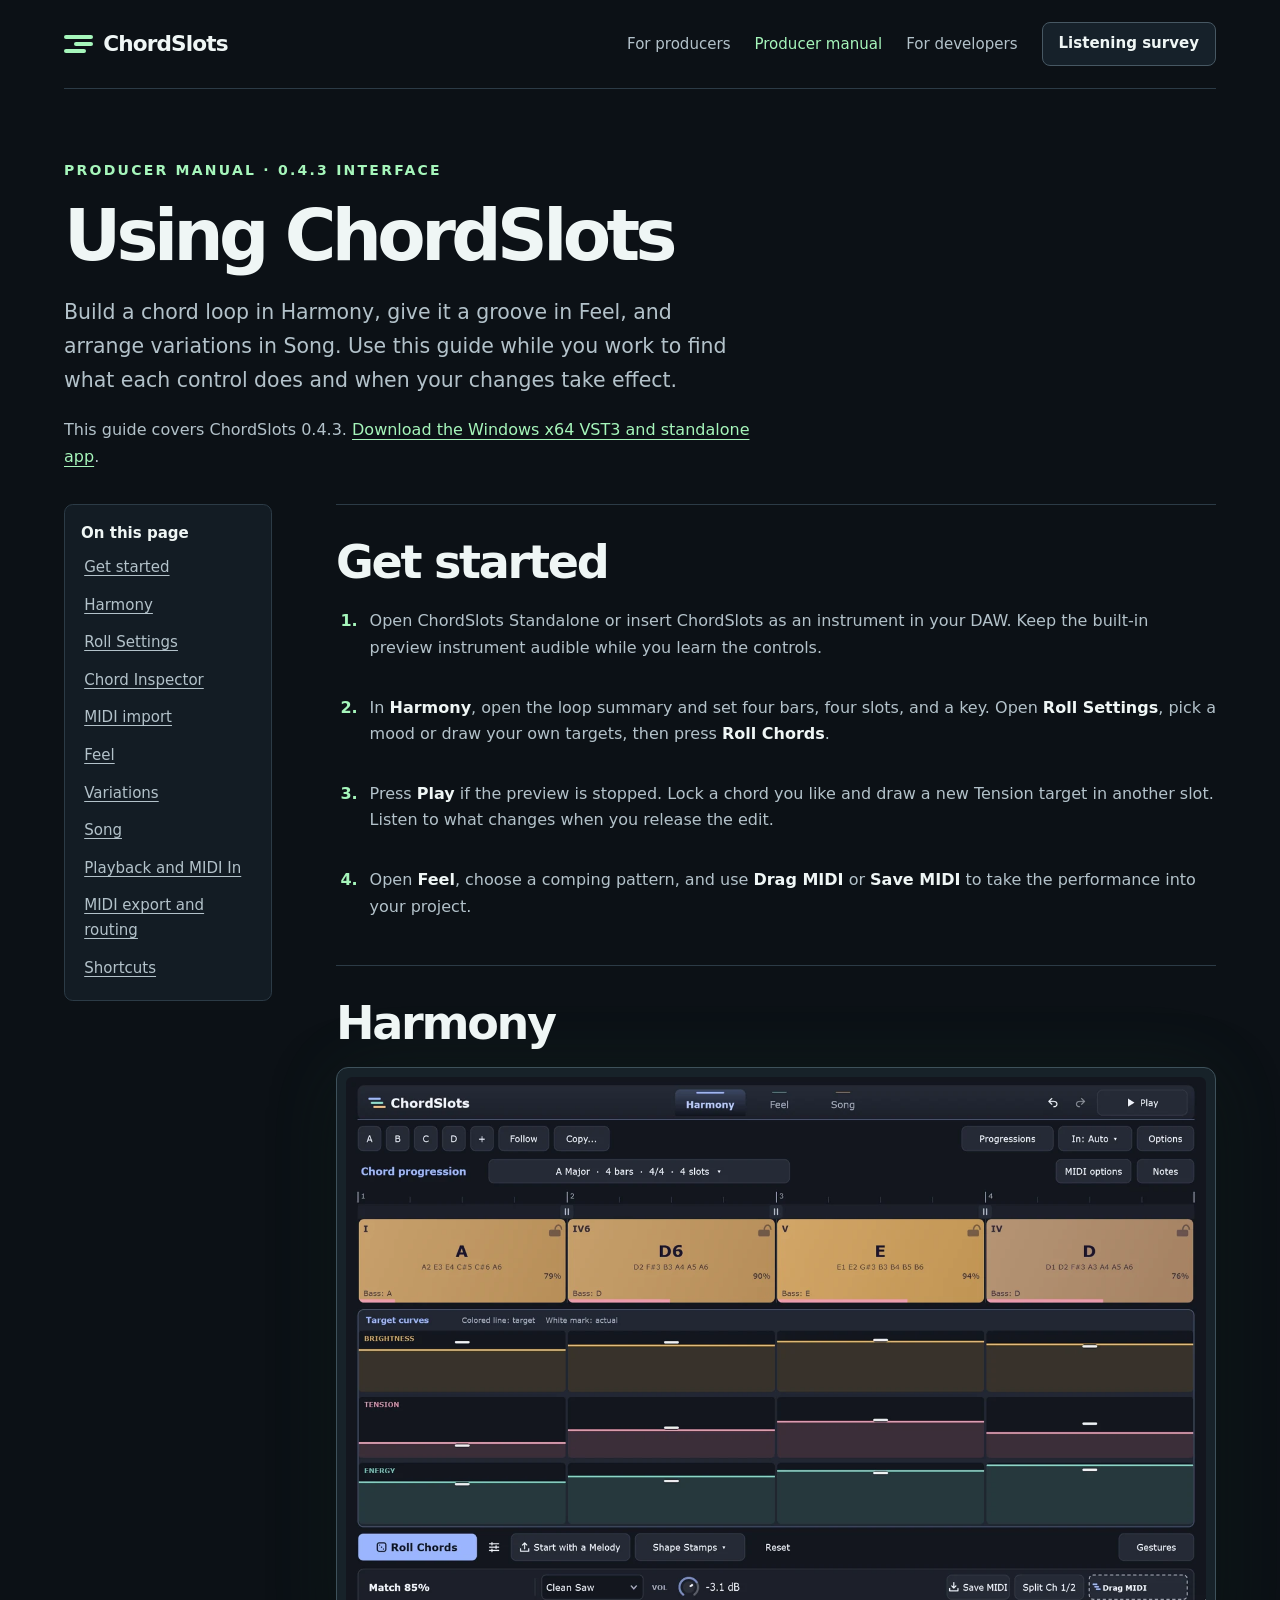
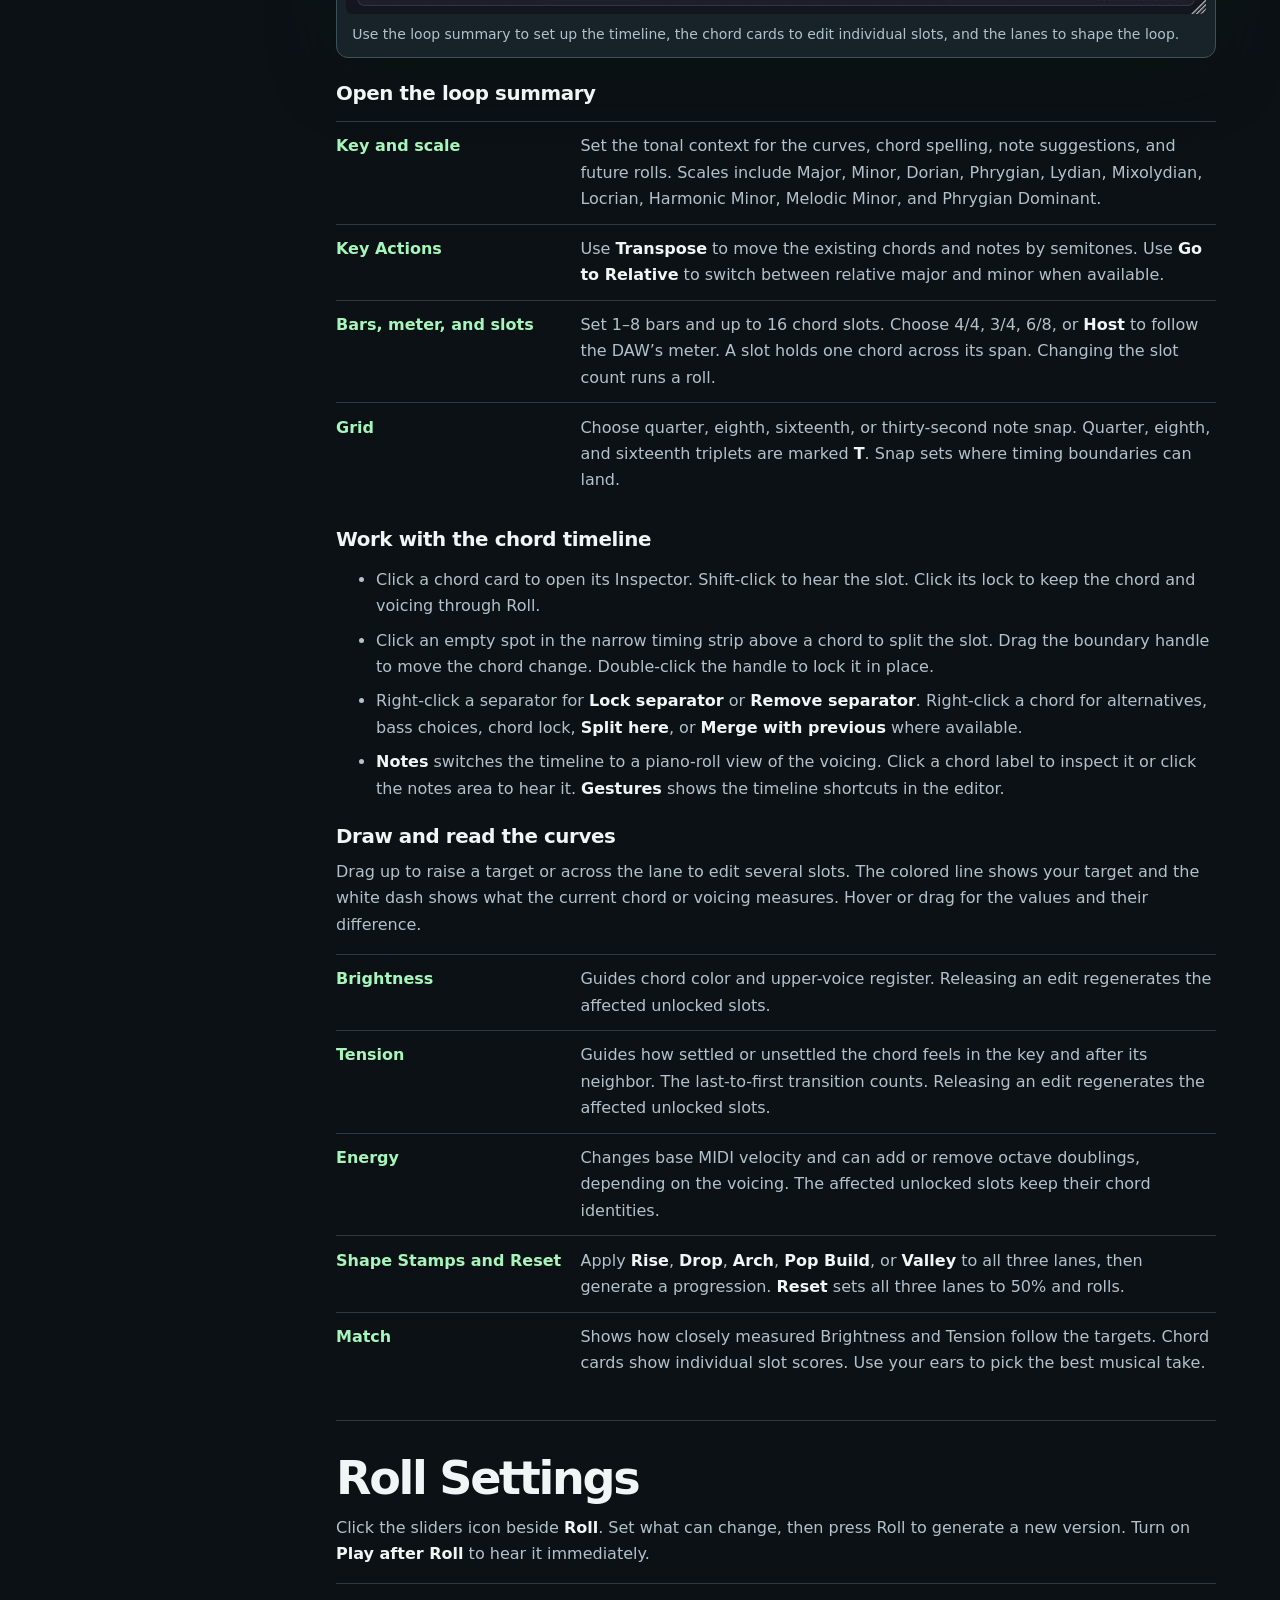
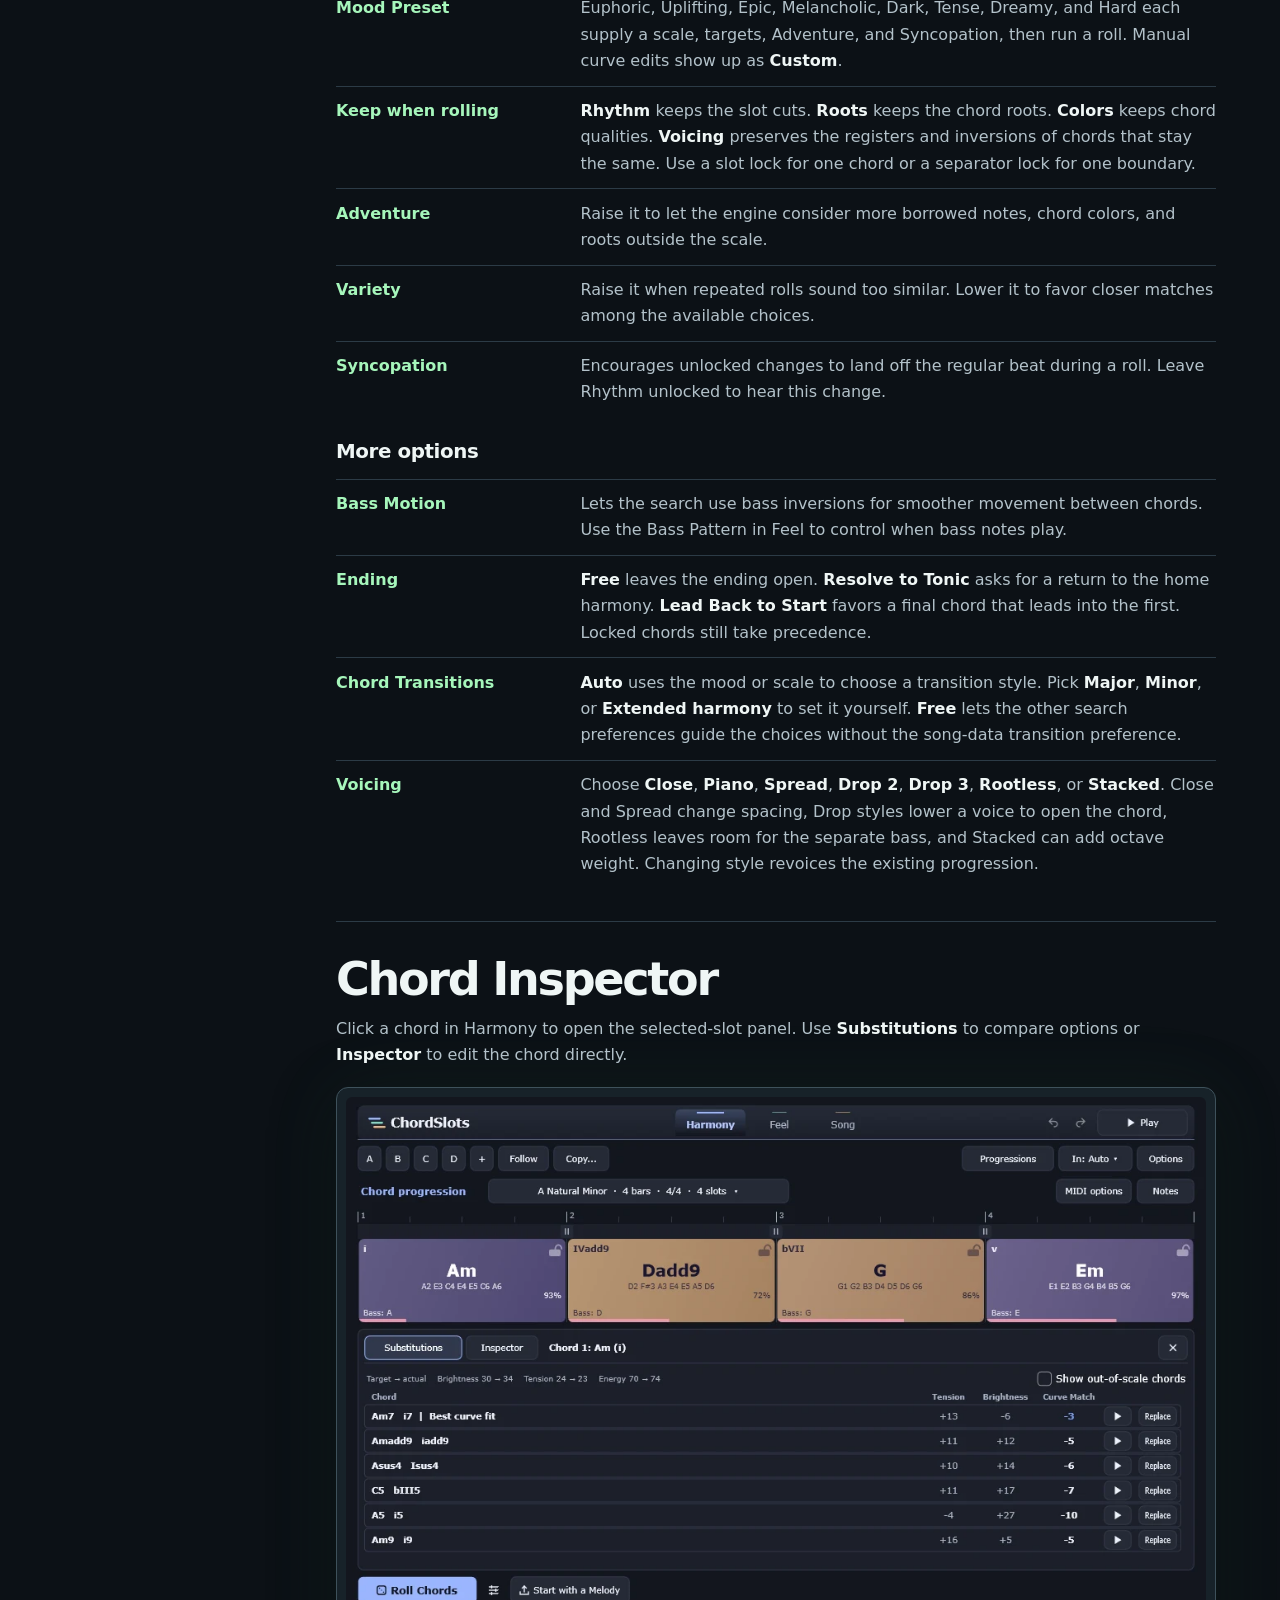
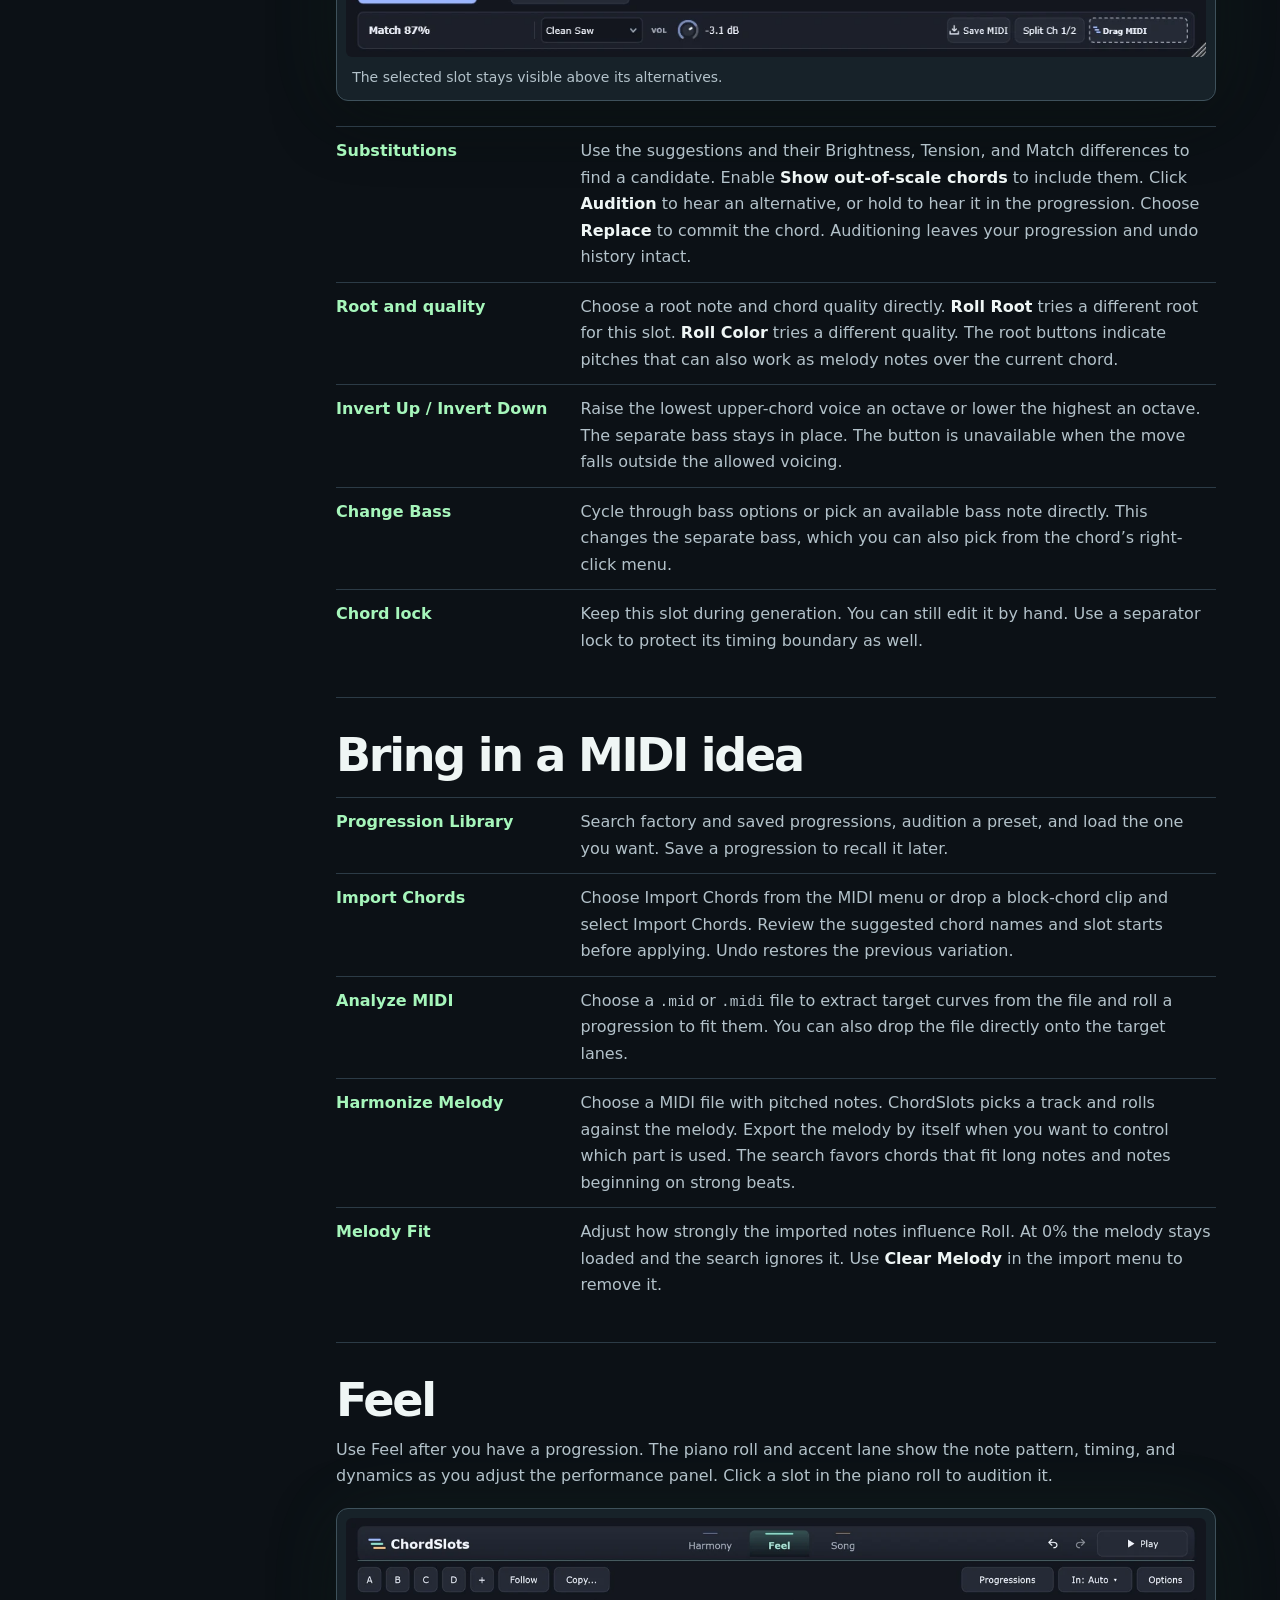
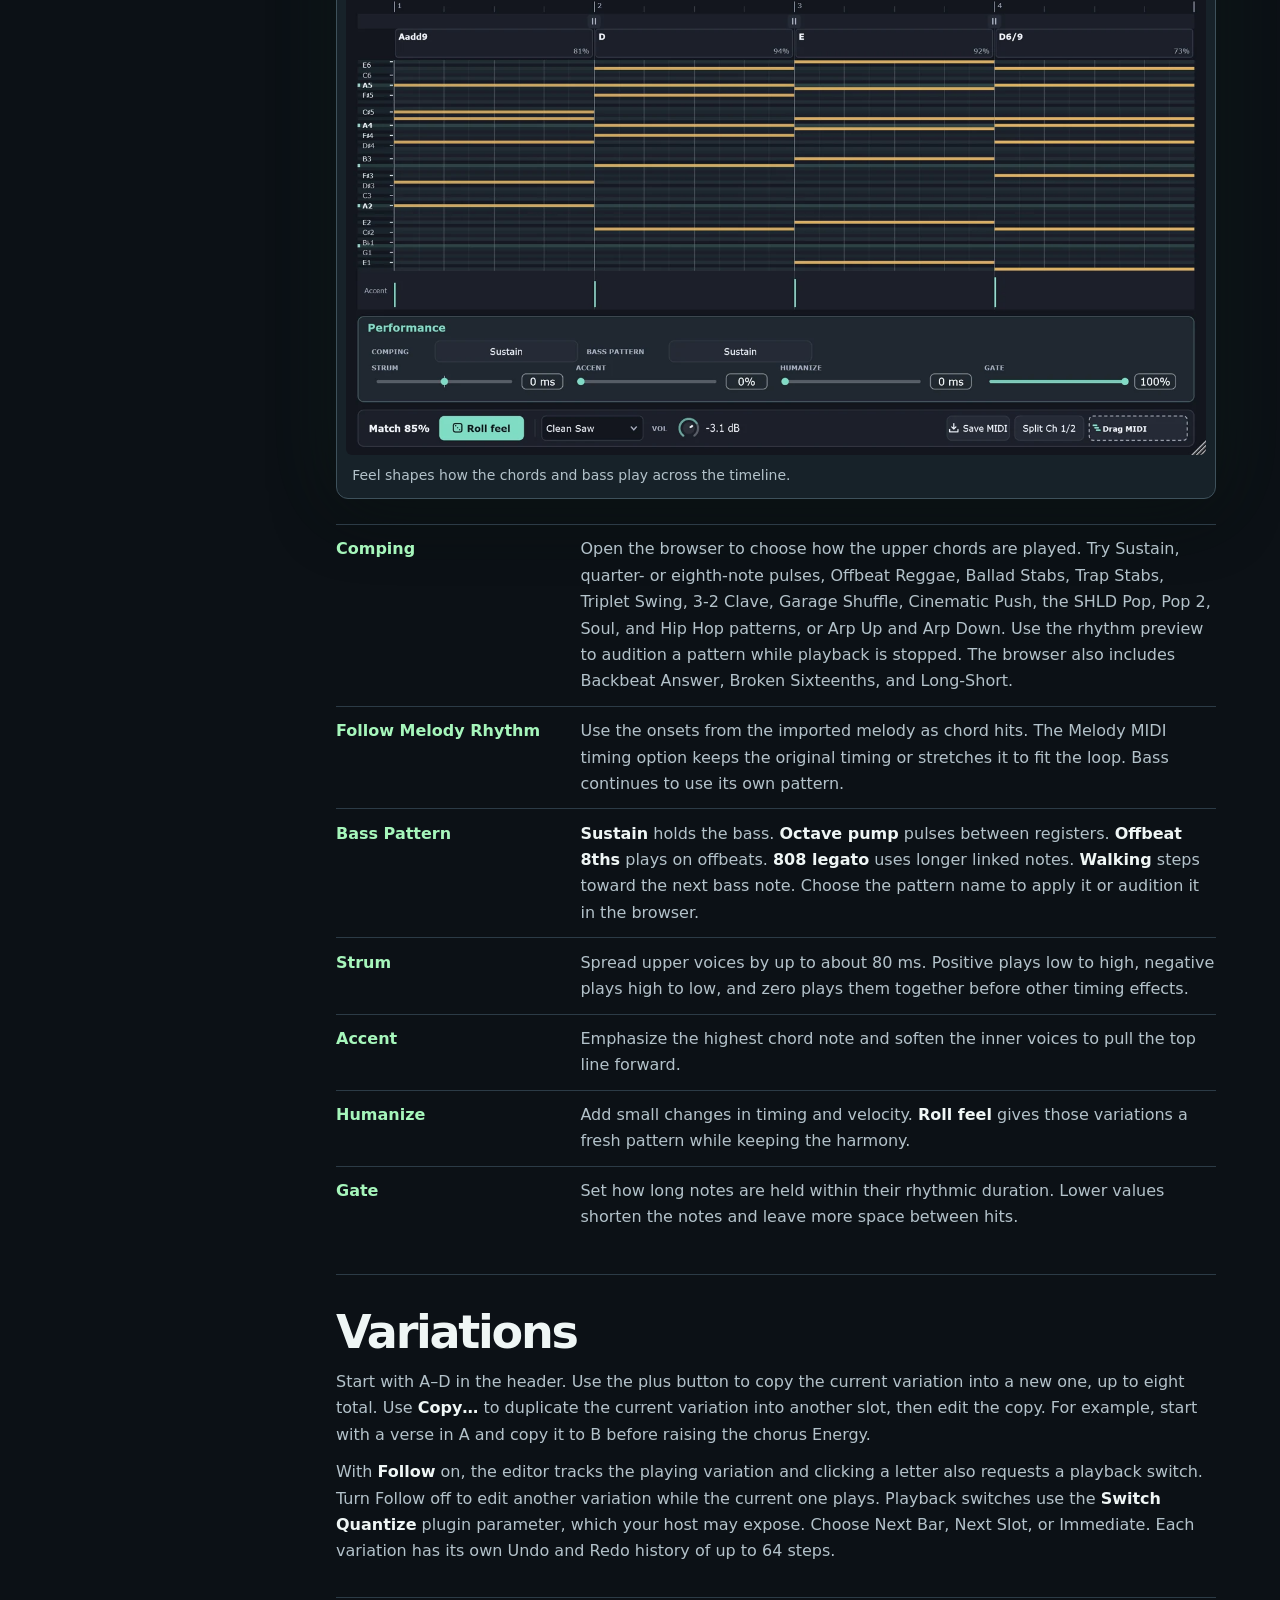
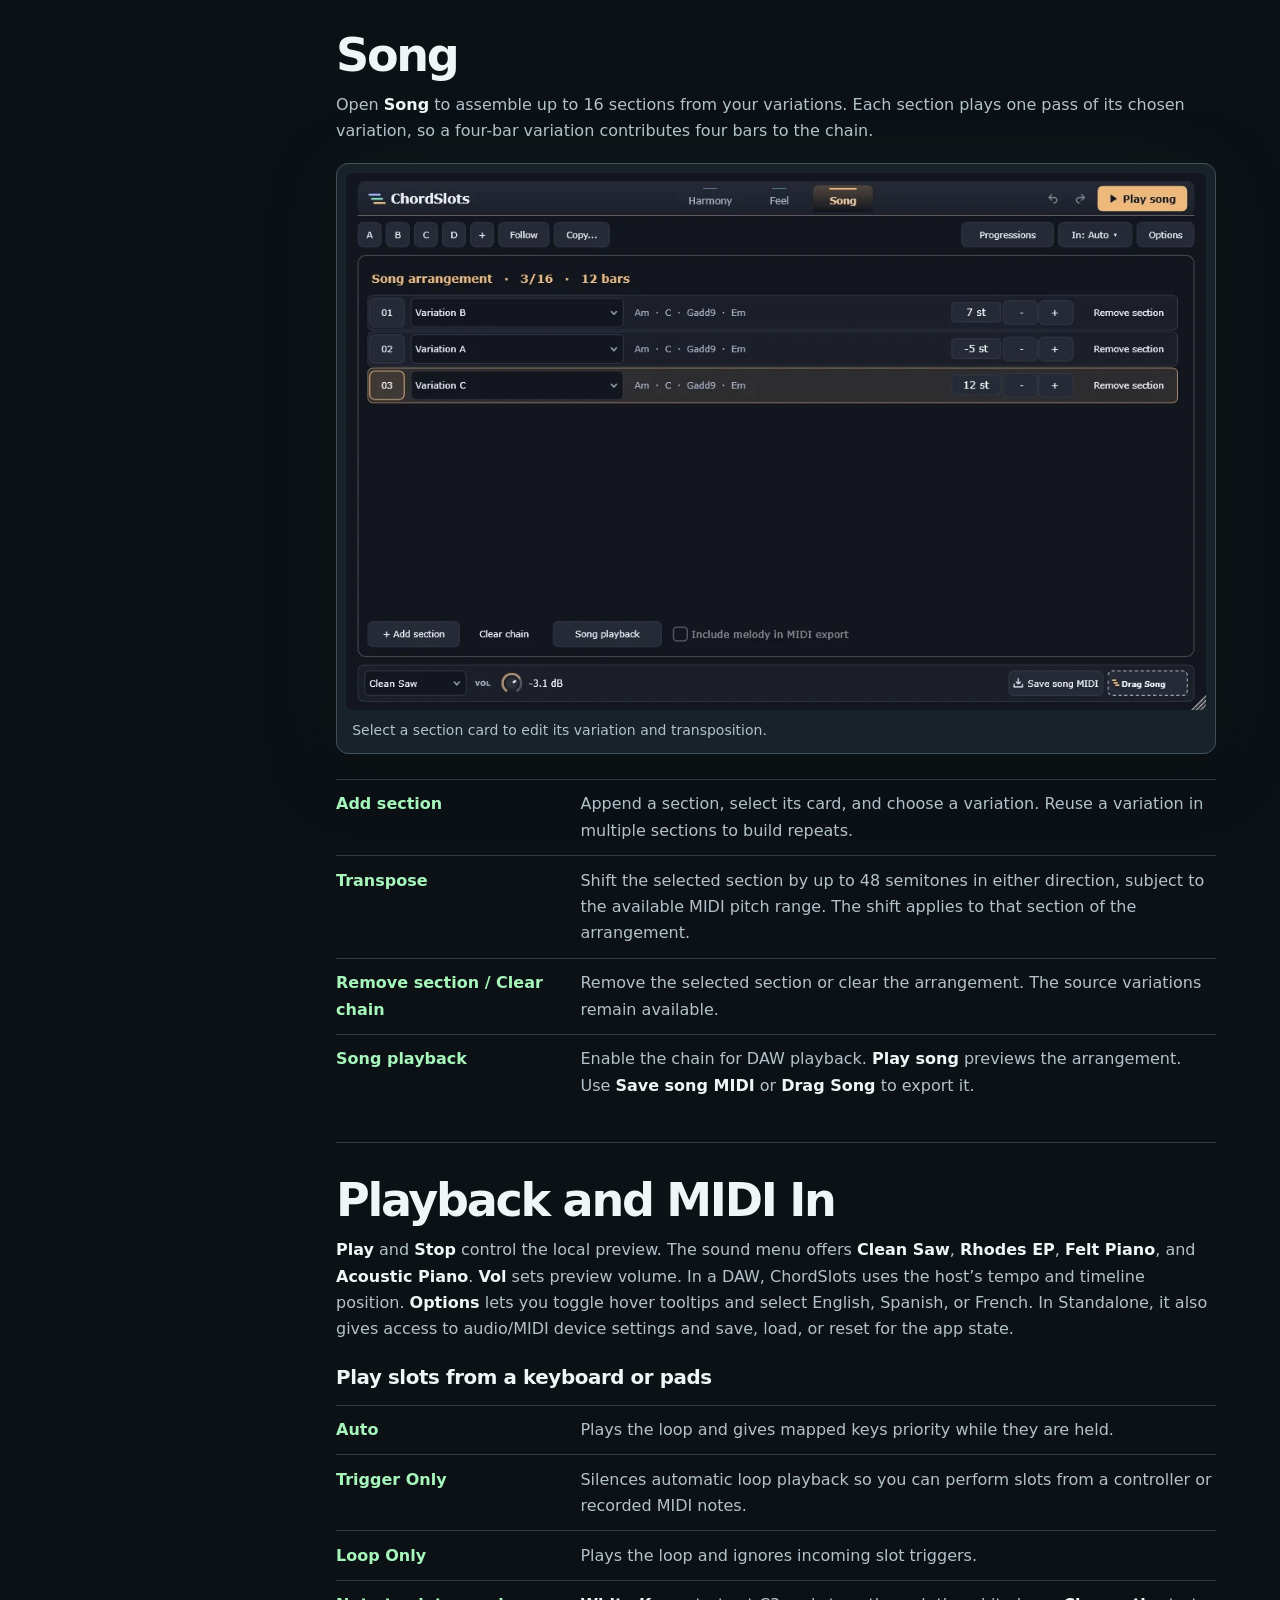
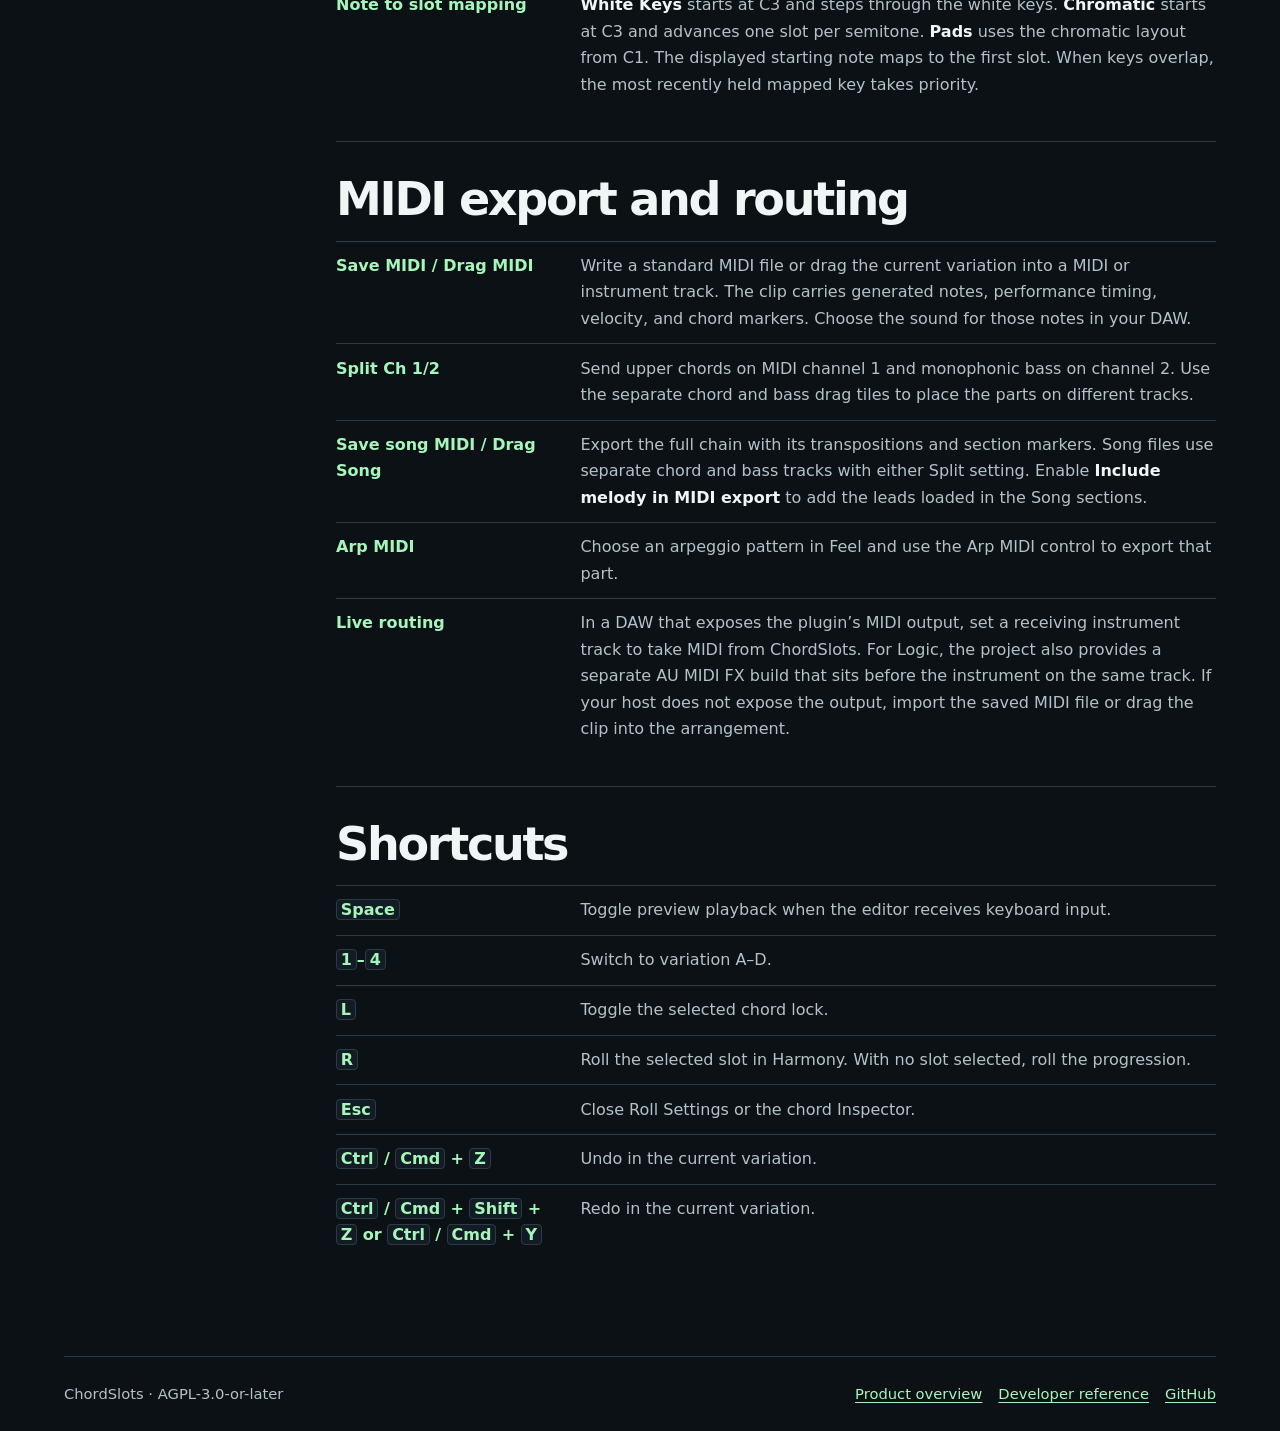
<file: docs/manual.html>
<!doctype html>
<html lang="en">
<head>
  <meta charset="utf-8">
  <meta name="viewport" content="width=device-width, initial-scale=1">
  <meta name="description" content="Learn every ChordSlots workspace, from drawing harmony and editing chords to programming feel, arranging a song, and exporting MIDI.">
  <title>ChordSlots Producer Manual | MIDI, Harmony and Export</title>
  <link rel="canonical" href="https://lagosproject.github.io/chordslots/manual.html">
  <link rel="stylesheet" href="site.css">
</head>
<body>
<a class="skip" href="#main">Skip to content</a>
<header class="top wrap">
  <a class="brand" href="./"><span class="mark" aria-hidden="true"><i></i><i></i><i></i></span>ChordSlots</a>
  <nav aria-label="Main navigation">
    <a href="./">For producers</a>
    <a href="manual.html" aria-current="page">Producer manual</a>
    <a href="developers.html">For developers</a>
    <a class="button secondary" href="listening-test.html">Listening survey</a>
  </nav>
</header>
<main id="main">
  <div class="wrap section doc-hero">
    <p class="eyebrow">Producer manual · 0.4.3 interface</p>
    <h1>Using ChordSlots</h1>
    <p class="lede">Build a chord loop in Harmony, give it a groove in Feel, and arrange variations in Song. Use this guide while you work to find what each control does and when your changes take effect.</p>
    <p class="intro">This guide covers ChordSlots 0.4.3. <a href="https://github.com/lagosproject/chordslots/releases/tag/v0.4.3">Download the Windows x64 VST3 and standalone app</a>.</p>
  </div>
  <div class="wrap doc-layout">
    <nav class="toc" aria-label="Manual contents">
      <strong>On this page</strong>
      <a href="#start">Get started</a>
      <a href="#harmony">Harmony</a>
      <a href="#roll-settings">Roll Settings</a>
      <a href="#inspect">Chord Inspector</a>
      <a href="#import">MIDI import</a>
      <a href="#feel">Feel</a>
      <a href="#variations">Variations</a>
      <a href="#song">Song</a>
      <a href="#play">Playback and MIDI In</a>
      <a href="#export">MIDI export and routing</a>
      <a href="#shortcuts">Shortcuts</a>
    </nav>
    <article class="reference manual" aria-label="ChordSlots user manual">
      <section id="start">
        <h2>Get started</h2>
        <ol class="steps">
          <li>Open ChordSlots Standalone or insert ChordSlots as an instrument in your DAW. Keep the built-in preview instrument audible while you learn the controls.</li>
          <li>In <strong>Harmony</strong>, open the loop summary and set four bars, four slots, and a key. Open <strong>Roll Settings</strong>, pick a mood or draw your own targets, then press <strong>Roll Chords</strong>.</li>
          <li>Press <strong>Play</strong> if the preview is stopped. Lock a chord you like and draw a new Tension target in another slot. Listen to what changes when you release the edit.</li>
          <li>Open <strong>Feel</strong>, choose a comping pattern, and use <strong>Drag MIDI</strong> or <strong>Save MIDI</strong> to take the performance into your project.</li>
        </ol>
      </section>
      <section id="harmony">
        <h2>Harmony</h2>
        <figure class="product">
          <img src="harmony.webp" alt="Harmony with the loop summary, chord cards, colored target lanes, and the Roll and MIDI controls" loading="lazy">
          <figcaption>Use the loop summary to set up the timeline, the chord cards to edit individual slots, and the lanes to shape the loop.</figcaption>
        </figure>
        <h3>Open the loop summary</h3>
        <dl class="controls">
          <dt>Key and scale</dt><dd>Set the tonal context for the curves, chord spelling, note suggestions, and future rolls. Scales include Major, Minor, Dorian, Phrygian, Lydian, Mixolydian, Locrian, Harmonic Minor, Melodic Minor, and Phrygian Dominant.</dd>
          <dt>Key Actions</dt><dd>Use <strong>Transpose</strong> to move the existing chords and notes by semitones. Use <strong>Go to Relative</strong> to switch between relative major and minor when available.</dd>
          <dt>Bars, meter, and slots</dt><dd>Set 1–8 bars and up to 16 chord slots. Choose 4/4, 3/4, 6/8, or <strong>Host</strong> to follow the DAW’s meter. A slot holds one chord across its span. Changing the slot count runs a roll.</dd>
          <dt>Grid</dt><dd>Choose quarter, eighth, sixteenth, or thirty-second note snap. Quarter, eighth, and sixteenth triplets are marked <strong>T</strong>. Snap sets where timing boundaries can land.</dd>
        </dl>
        <h3>Work with the chord timeline</h3>
        <ul>
          <li>Click a chord card to open its Inspector. Shift-click to hear the slot. Click its lock to keep the chord and voicing through Roll.</li>
          <li>Click an empty spot in the narrow timing strip above a chord to split the slot. Drag the boundary handle to move the chord change. Double-click the handle to lock it in place.</li>
          <li>Right-click a separator for <strong>Lock separator</strong> or <strong>Remove separator</strong>. Right-click a chord for alternatives, bass choices, chord lock, <strong>Split here</strong>, or <strong>Merge with previous</strong> where available.</li>
          <li><strong>Notes</strong> switches the timeline to a piano-roll view of the voicing. Click a chord label to inspect it or click the notes area to hear it. <strong>Gestures</strong> shows the timeline shortcuts in the editor.</li>
        </ul>
        <h3>Draw and read the curves</h3>
        <p>Drag up to raise a target or across the lane to edit several slots. The colored line shows your target and the white dash shows what the current chord or voicing measures. Hover or drag for the values and their difference.</p>
        <dl class="controls">
          <dt>Brightness</dt><dd>Guides chord color and upper-voice register. Releasing an edit regenerates the affected unlocked slots.</dd>
          <dt>Tension</dt><dd>Guides how settled or unsettled the chord feels in the key and after its neighbor. The last-to-first transition counts. Releasing an edit regenerates the affected unlocked slots.</dd>
          <dt>Energy</dt><dd>Changes base MIDI velocity and can add or remove octave doublings, depending on the voicing. The affected unlocked slots keep their chord identities.</dd>
          <dt>Shape Stamps and Reset</dt><dd>Apply <strong>Rise</strong>, <strong>Drop</strong>, <strong>Arch</strong>, <strong>Pop Build</strong>, or <strong>Valley</strong> to all three lanes, then generate a progression. <strong>Reset</strong> sets all three lanes to 50% and rolls.</dd>
          <dt>Match</dt><dd>Shows how closely measured Brightness and Tension follow the targets. Chord cards show individual slot scores. Use your ears to pick the best musical take.</dd>
        </dl>
      </section>
      <section id="roll-settings">
        <h2>Roll Settings</h2>
        <p>Click the sliders icon beside <strong>Roll</strong>. Set what can change, then press Roll to generate a new version. Turn on <strong>Play after Roll</strong> to hear it immediately.</p>
        <dl class="controls">
          <dt>Mood Preset</dt><dd>Euphoric, Uplifting, Epic, Melancholic, Dark, Tense, Dreamy, and Hard each supply a scale, targets, Adventure, and Syncopation, then run a roll. Manual curve edits show up as <strong>Custom</strong>.</dd>
          <dt>Keep when rolling</dt><dd><strong>Rhythm</strong> keeps the slot cuts. <strong>Roots</strong> keeps the chord roots. <strong>Colors</strong> keeps chord qualities. <strong>Voicing</strong> preserves the registers and inversions of chords that stay the same. Use a slot lock for one chord or a separator lock for one boundary.</dd>
          <dt>Adventure</dt><dd>Raise it to let the engine consider more borrowed notes, chord colors, and roots outside the scale.</dd>
          <dt>Variety</dt><dd>Raise it when repeated rolls sound too similar. Lower it to favor closer matches among the available choices.</dd>
          <dt>Syncopation</dt><dd>Encourages unlocked changes to land off the regular beat during a roll. Leave Rhythm unlocked to hear this change.</dd>
        </dl>
        <h3>More options</h3>
        <dl class="controls">
          <dt>Bass Motion</dt><dd>Lets the search use bass inversions for smoother movement between chords. Use the Bass Pattern in Feel to control when bass notes play.</dd>
          <dt>Ending</dt><dd><strong>Free</strong> leaves the ending open. <strong>Resolve to Tonic</strong> asks for a return to the home harmony. <strong>Lead Back to Start</strong> favors a final chord that leads into the first. Locked chords still take precedence.</dd>
          <dt>Chord Transitions</dt><dd><strong>Auto</strong> uses the mood or scale to choose a transition style. Pick <strong>Major</strong>, <strong>Minor</strong>, or <strong>Extended harmony</strong> to set it yourself. <strong>Free</strong> lets the other search preferences guide the choices without the song-data transition preference.</dd>
          <dt>Voicing</dt><dd>Choose <strong>Close</strong>, <strong>Piano</strong>, <strong>Spread</strong>, <strong>Drop 2</strong>, <strong>Drop 3</strong>, <strong>Rootless</strong>, or <strong>Stacked</strong>. Close and Spread change spacing, Drop styles lower a voice to open the chord, Rootless leaves room for the separate bass, and Stacked can add octave weight. Changing style revoices the existing progression.</dd>
        </dl>
      </section>
      <section id="inspect">
        <h2>Chord Inspector</h2>
        <p>Click a chord in Harmony to open the selected-slot panel. Use <strong>Substitutions</strong> to compare options or <strong>Inspector</strong> to edit the chord directly.</p>
        <figure class="product">
          <img src="inspect.webp" alt="Chord alternatives below the Harmony timeline, with Tension, Brightness, Match, Audition, and Replace columns" loading="lazy">
          <figcaption>The selected slot stays visible above its alternatives.</figcaption>
        </figure>
        <dl class="controls">
          <dt>Substitutions</dt><dd>Use the suggestions and their Brightness, Tension, and Match differences to find a candidate. Enable <strong>Show out-of-scale chords</strong> to include them. Click <strong>Audition</strong> to hear an alternative, or hold to hear it in the progression. Choose <strong>Replace</strong> to commit the chord. Auditioning leaves your progression and undo history intact.</dd>
          <dt>Root and quality</dt><dd>Choose a root note and chord quality directly. <strong>Roll Root</strong> tries a different root for this slot. <strong>Roll Color</strong> tries a different quality. The root buttons indicate pitches that can also work as melody notes over the current chord.</dd>
          <dt>Invert Up / Invert Down</dt><dd>Raise the lowest upper-chord voice an octave or lower the highest an octave. The separate bass stays in place. The button is unavailable when the move falls outside the allowed voicing.</dd>
          <dt>Change Bass</dt><dd>Cycle through bass options or pick an available bass note directly. This changes the separate bass, which you can also pick from the chord’s right-click menu.</dd>
          <dt>Chord lock</dt><dd>Keep this slot during generation. You can still edit it by hand. Use a separator lock to protect its timing boundary as well.</dd>
        </dl>
      </section>
      <section id="import">
        <h2>Bring in a MIDI idea</h2>
        <dl class="controls">
          <dt>Progression Library</dt><dd>Search factory and saved progressions, audition a preset, and load the one you want. Save a progression to recall it later.</dd>
          <dt>Import Chords</dt><dd>Choose Import Chords from the MIDI menu or drop a block-chord clip and select Import Chords. Review the suggested chord names and slot starts before applying. Undo restores the previous variation.</dd>
          <dt>Analyze MIDI</dt><dd>Choose a <code>.mid</code> or <code>.midi</code> file to extract target curves from the file and roll a progression to fit them. You can also drop the file directly onto the target lanes.</dd>
          <dt>Harmonize Melody</dt><dd>Choose a MIDI file with pitched notes. ChordSlots picks a track and rolls against the melody. Export the melody by itself when you want to control which part is used. The search favors chords that fit long notes and notes beginning on strong beats.</dd>
          <dt>Melody Fit</dt><dd>Adjust how strongly the imported notes influence Roll. At 0% the melody stays loaded and the search ignores it. Use <strong>Clear Melody</strong> in the import menu to remove it.</dd>
        </dl>
      </section>
      <section id="feel">
        <h2>Feel</h2>
        <p>Use Feel after you have a progression. The piano roll and accent lane show the note pattern, timing, and dynamics as you adjust the performance panel. Click a slot in the piano roll to audition it.</p>
        <figure class="product">
          <img src="feel.webp" alt="Feel screen with the piano roll and accent lane beside the comping, bass pattern, and dynamics controls" loading="lazy">
          <figcaption>Feel shapes how the chords and bass play across the timeline.</figcaption>
        </figure>
        <dl class="controls">
          <dt>Comping</dt><dd>Open the browser to choose how the upper chords are played. Try Sustain, quarter- or eighth-note pulses, Offbeat Reggae, Ballad Stabs, Trap Stabs, Triplet Swing, 3-2 Clave, Garage Shuffle, Cinematic Push, the SHLD Pop, Pop 2, Soul, and Hip Hop patterns, or Arp Up and Arp Down. Use the rhythm preview to audition a pattern while playback is stopped. The browser also includes Backbeat Answer, Broken Sixteenths, and Long-Short.</dd>
          <dt>Follow Melody Rhythm</dt><dd>Use the onsets from the imported melody as chord hits. The Melody MIDI timing option keeps the original timing or stretches it to fit the loop. Bass continues to use its own pattern.</dd>
          <dt>Bass Pattern</dt><dd><strong>Sustain</strong> holds the bass. <strong>Octave pump</strong> pulses between registers. <strong>Offbeat 8ths</strong> plays on offbeats. <strong>808 legato</strong> uses longer linked notes. <strong>Walking</strong> steps toward the next bass note. Choose the pattern name to apply it or audition it in the browser.</dd>
          <dt>Strum</dt><dd>Spread upper voices by up to about 80 ms. Positive plays low to high, negative plays high to low, and zero plays them together before other timing effects.</dd>
          <dt>Accent</dt><dd>Emphasize the highest chord note and soften the inner voices to pull the top line forward.</dd>
          <dt>Humanize</dt><dd>Add small changes in timing and velocity. <strong>Roll feel</strong> gives those variations a fresh pattern while keeping the harmony.</dd>
          <dt>Gate</dt><dd>Set how long notes are held within their rhythmic duration. Lower values shorten the notes and leave more space between hits.</dd>
        </dl>
      </section>
      <section id="variations">
        <h2>Variations</h2>
        <p>Start with A–D in the header. Use the plus button to copy the current variation into a new one, up to eight total. Use <strong>Copy…</strong> to duplicate the current variation into another slot, then edit the copy. For example, start with a verse in A and copy it to B before raising the chorus Energy.</p>
        <p>With <strong>Follow</strong> on, the editor tracks the playing variation and clicking a letter also requests a playback switch. Turn Follow off to edit another variation while the current one plays. Playback switches use the <strong>Switch Quantize</strong> plugin parameter, which your host may expose. Choose Next Bar, Next Slot, or Immediate. Each variation has its own Undo and Redo history of up to 64 steps.</p>
      </section>
      <section id="song">
        <h2>Song</h2>
        <p>Open <strong>Song</strong> to assemble up to 16 sections from your variations. Each section plays one pass of its chosen variation, so a four-bar variation contributes four bars to the chain.</p>
        <figure class="product">
          <img src="song.webp" alt="Song workspace with a populated chain of variation cards and section controls" loading="lazy">
          <figcaption>Select a section card to edit its variation and transposition.</figcaption>
        </figure>
        <dl class="controls">
          <dt>Add section</dt><dd>Append a section, select its card, and choose a variation. Reuse a variation in multiple sections to build repeats.</dd>
          <dt>Transpose</dt><dd>Shift the selected section by up to 48 semitones in either direction, subject to the available MIDI pitch range. The shift applies to that section of the arrangement.</dd>
          <dt>Remove section / Clear chain</dt><dd>Remove the selected section or clear the arrangement. The source variations remain available.</dd>
          <dt>Song playback</dt><dd>Enable the chain for DAW playback. <strong>Play song</strong> previews the arrangement. Use <strong>Save song MIDI</strong> or <strong>Drag Song</strong> to export it.</dd>
        </dl>
      </section>
      <section id="play">
        <h2>Playback and MIDI In</h2>
        <p><strong>Play</strong> and <strong>Stop</strong> control the local preview. The sound menu offers <strong>Clean Saw</strong>, <strong>Rhodes EP</strong>, <strong>Felt Piano</strong>, and <strong>Acoustic Piano</strong>. <strong>Vol</strong> sets preview volume. In a DAW, ChordSlots uses the host’s tempo and timeline position. <strong>Options</strong> lets you toggle hover tooltips and select English, Spanish, or French. In Standalone, it also gives access to audio/MIDI device settings and save, load, or reset for the app state.</p>
        <h3>Play slots from a keyboard or pads</h3>
        <dl class="controls">
          <dt>Auto</dt><dd>Plays the loop and gives mapped keys priority while they are held.</dd>
          <dt>Trigger Only</dt><dd>Silences automatic loop playback so you can perform slots from a controller or recorded MIDI notes.</dd>
          <dt>Loop Only</dt><dd>Plays the loop and ignores incoming slot triggers.</dd>
          <dt>Note to slot mapping</dt><dd><strong>White Keys</strong> starts at C3 and steps through the white keys. <strong>Chromatic</strong> starts at C3 and advances one slot per semitone. <strong>Pads</strong> uses the chromatic layout from C1. The displayed starting note maps to the first slot. When keys overlap, the most recently held mapped key takes priority.</dd>
        </dl>
      </section>
      <section id="export">
        <h2>MIDI export and routing</h2>
        <dl class="controls">
          <dt>Save MIDI / Drag MIDI</dt><dd>Write a standard MIDI file or drag the current variation into a MIDI or instrument track. The clip carries generated notes, performance timing, velocity, and chord markers. Choose the sound for those notes in your DAW.</dd>
          <dt>Split Ch 1/2</dt><dd>Send upper chords on MIDI channel 1 and monophonic bass on channel 2. Use the separate chord and bass drag tiles to place the parts on different tracks.</dd>
          <dt>Save song MIDI / Drag Song</dt><dd>Export the full chain with its transpositions and section markers. Song files use separate chord and bass tracks with either Split setting. Enable <strong>Include melody in MIDI export</strong> to add the leads loaded in the Song sections.</dd>
          <dt>Arp MIDI</dt><dd>Choose an arpeggio pattern in Feel and use the Arp MIDI control to export that part.</dd>
          <dt>Live routing</dt><dd>In a DAW that exposes the plugin’s MIDI output, set a receiving instrument track to take MIDI from ChordSlots. For Logic, the project also provides a separate AU MIDI FX build that sits before the instrument on the same track. If your host does not expose the output, import the saved MIDI file or drag the clip into the arrangement.</dd>
        </dl>
      </section>
      <section id="shortcuts">
        <h2>Shortcuts</h2>
        <dl class="controls">
          <dt><kbd>Space</kbd></dt><dd>Toggle preview playback when the editor receives keyboard input.</dd>
          <dt><kbd>1</kbd>–<kbd>4</kbd></dt><dd>Switch to variation A–D.</dd>
          <dt><kbd>L</kbd></dt><dd>Toggle the selected chord lock.</dd>
          <dt><kbd>R</kbd></dt><dd>Roll the selected slot in Harmony. With no slot selected, roll the progression.</dd>
          <dt><kbd>Esc</kbd></dt><dd>Close Roll Settings or the chord Inspector.</dd>
          <dt><kbd>Ctrl</kbd> / <kbd>Cmd</kbd> + <kbd>Z</kbd></dt><dd>Undo in the current variation.</dd>
          <dt><kbd>Ctrl</kbd> / <kbd>Cmd</kbd> + <kbd>Shift</kbd> + <kbd>Z</kbd> or <kbd>Ctrl</kbd> / <kbd>Cmd</kbd> + <kbd>Y</kbd></dt><dd>Redo in the current variation.</dd>
        </dl>
      </section>
    </article>
  </div>
</main>
<footer class="wrap footer"><span>ChordSlots · AGPL-3.0-or-later</span><a href="./">Product overview</a><a href="developers.html">Developer reference</a><a href="https://github.com/lagosproject/chordslots">GitHub</a></footer>
</body>
</html>
</file>
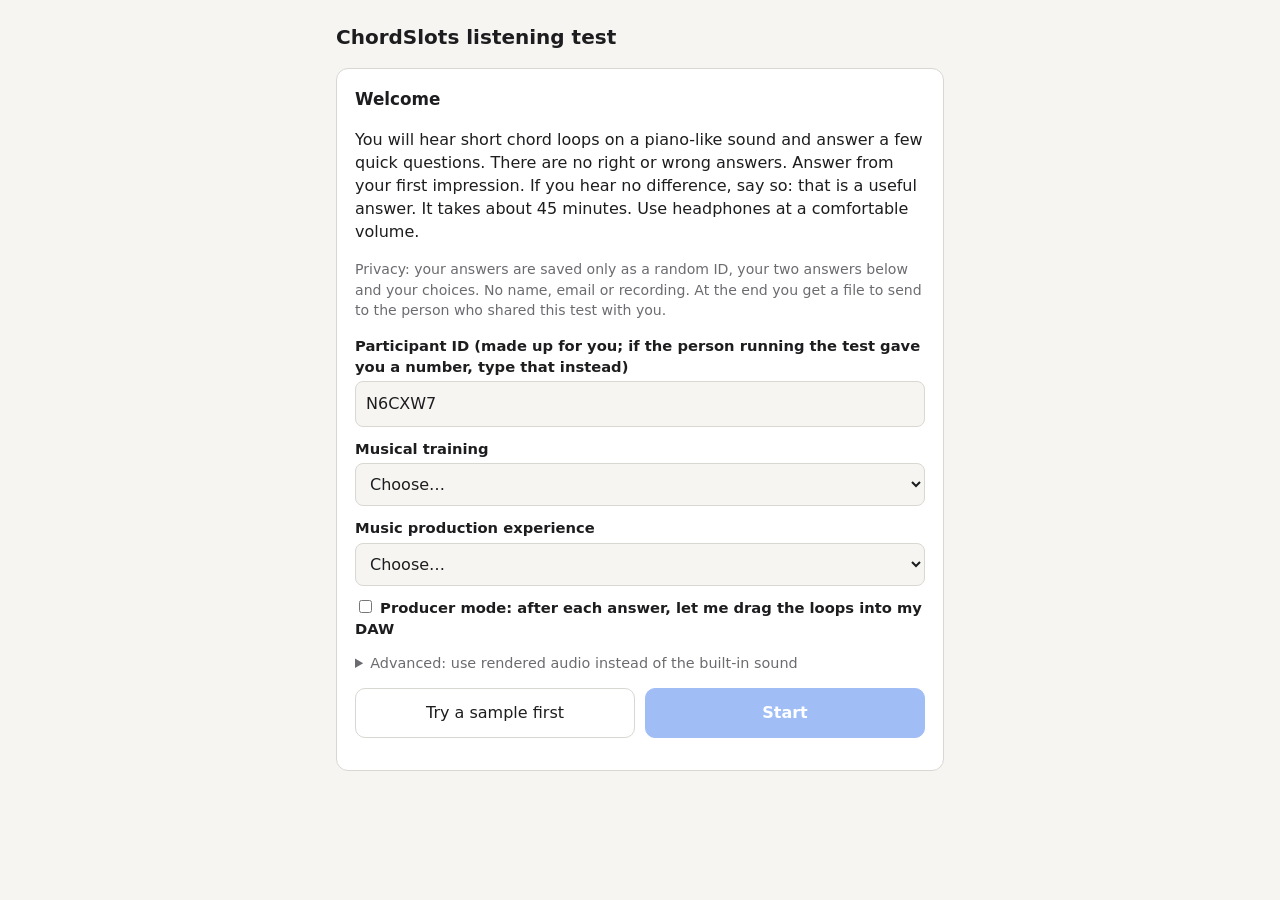
<file: tools/listening/test-page/template.html>
<!doctype html>
<html lang="en">
<head>
<meta charset="utf-8">
<meta name="viewport" content="width=device-width, initial-scale=1">
<title>ChordSlots listening test</title>
<style>
:root{--bg:#f6f5f2;--card:#fff;--ink:#1d1d1f;--mute:#6b6b70;--line:#d9d7d1;--accent:#2f6fed;--accent-ink:#fff;--warn:#b45309}
@media (prefers-color-scheme:dark){:root{--bg:#161618;--card:#212124;--ink:#f1f1f3;--mute:#9a9aa2;--line:#3a3a40;--accent:#6c9bff;--accent-ink:#0b0b0d;--warn:#f0a050}}
*{box-sizing:border-box}
body{margin:0;background:var(--bg);color:var(--ink);font:16px/1.45 system-ui,-apple-system,Segoe UI,Roboto,sans-serif}
main{max-width:640px;margin:0 auto;padding:20px 16px 60px}
h1{font-size:1.25rem;margin:.2rem 0 1rem}
h2{font-size:1.05rem;margin:0 0 .6rem}
.card{background:var(--card);border:1px solid var(--line);border-radius:12px;padding:18px;margin-bottom:14px}
label{display:block;margin:.7rem 0 .25rem;font-weight:600;font-size:.92rem}
input[type=text],input[type=number],select{width:100%;padding:10px;border:1px solid var(--line);border-radius:8px;background:var(--bg);color:var(--ink);font:inherit}
button{font:inherit;padding:12px 16px;border-radius:10px;border:1px solid var(--line);background:var(--card);color:var(--ink);cursor:pointer;min-height:46px}
button:hover:not(:disabled){border-color:var(--accent)}
button:disabled{opacity:.45;cursor:not-allowed}
button.primary{background:var(--accent);color:var(--accent-ink);border-color:var(--accent);font-weight:600}
.row{display:flex;gap:10px;flex-wrap:wrap}
.row>*{flex:1 1 120px}
.opts button.sel{background:var(--accent);color:var(--accent-ink);border-color:var(--accent);font-weight:600}
.scale button{flex:1 1 0;min-width:44px;padding:12px 0}
.bar{height:6px;background:var(--line);border-radius:3px;overflow:hidden;margin-bottom:14px}
.bar>i{display:block;height:100%;background:var(--accent);width:0}
.q{margin-top:16px}
.q p{margin:0 0 .5rem;font-weight:600}
.note{color:var(--mute);font-size:.88rem}
.err{color:var(--warn);font-size:.92rem;white-space:pre-wrap}
.status{min-height:1.5em;color:var(--mute);margin:.6rem 0}
.label-chip{display:inline-block;background:var(--bg);border:1px solid var(--line);border-radius:999px;padding:3px 12px;font-weight:600}
.drag{cursor:grab;user-select:none;text-align:center}
.hidden{display:none!important}
.legend{display:flex;justify-content:space-between;color:var(--mute);font-size:.8rem;margin-top:4px;flex-basis:100%}
details{margin-top:14px}
summary{cursor:pointer;color:var(--mute);font-size:.9rem}
</style>
</head>
<body>
<main>
<h1>ChordSlots listening test</h1>

<!-- ============ SETUP ============ -->
<section id="setup" class="card">
  <h2>Welcome</h2>
  <p>You will hear short chord loops on a piano-like sound and answer a few quick questions. There are no right or wrong answers. Answer from your first impression. If you hear no difference, say so: that is a useful answer. It takes about 45 minutes. Use headphones at a comfortable volume.</p>
  <p class="note">Privacy: your answers are saved only as a random ID, your two answers below and your choices. No name, email or recording. At the end you get a file to send to <span id="contactLine">the person who shared this test with you</span>.</p>
  <label for="num">Participant ID (made up for you; if the person running the test gave you a number, type that instead)</label>
  <input id="num" type="text" maxlength="12" autocomplete="off" spellcheck="false">
  <label for="training">Musical training</label>
  <select id="training"><option value="">Choose…</option><option value="none">None or informal</option><option value="music theory">Music theory or formal training</option></select>
  <label for="prod">Music production experience</label>
  <select id="prod"><option value="">Choose…</option><option>none</option><option>hobby</option><option>semi-pro</option><option>professional</option></select>
  <label><input id="producerMode" type="checkbox"> Producer mode: after each answer, let me drag the loops into my DAW</label>
  <details>
    <summary>Advanced: use rendered audio instead of the built-in sound</summary>
    <p class="note">Optional. Pick a folder with .mp3/.wav files named like the stimuli (for example pair05_A.mp3). Leave empty to use the built-in sound.</p>
    <input id="audioFiles" type="file" webkitdirectory multiple>
  </details>
  <div id="setupErr" class="err"></div>
  <div class="row" style="margin-top:14px">
    <button id="practiceBtn" disabled>Try a sample first</button>
    <button id="startBtn" class="primary" disabled>Start</button>
  </div>
  <p class="note" id="resumeNote"></p>
</section>

<!-- ============ BLOCK INTRO ============ -->
<section id="intro" class="card hidden">
  <h2 id="introTitle"></h2>
  <p id="introText"></p>
  <button id="introBtn" class="primary">Continue</button>
</section>

<!-- ============ TRIAL ============ -->
<section id="trial" class="hidden">
  <div class="bar"><i id="barFill"></i></div>
  <div class="card">
    <div class="note" id="counter"></div>
    <p id="moodLine" class="hidden" style="margin:.4rem 0 0"></p>
    <div class="row" style="margin-top:12px">
      <button id="playBtn" class="primary">▶ Play</button>
      <button id="stopBtn" disabled>■ Stop</button>
    </div>
    <div class="status" id="status"></div>

    <div id="qs" class="hidden">
      <div class="q"><p id="q1text"></p><div class="row opts" id="q1opts"></div></div>
      <div class="q"><p id="q2text"></p><div class="row opts" id="q2opts"></div></div>
    </div>

    <div id="dragBox" class="hidden q">
      <p>Producer mode: drag a loop into your DAW (optional).</p>
      <div class="row">
        <div class="drag card" id="drag1" draggable="true">⠿ Loop 1</div>
        <div class="drag card" id="drag2" draggable="true">⠿ Loop 2</div>
      </div>
      <p class="note">If dragging does not work, use the links: <a id="dl1" href="#">download loop 1</a> · <a id="dl2" href="#">download loop 2</a></p>
    </div>

    <div class="row" style="margin-top:18px">
      <button id="nextBtn" class="primary" disabled>Next ›</button>
    </div>
    <p class="note" style="margin-top:14px"><a href="#" id="stopEarly">Stop here and get my answers so far</a> (partial answers are still useful).</p>
  </div>
</section>

<!-- ============ DONE ============ -->
<section id="done" class="card hidden">
  <h2>Finished, thank you!</h2>
  <p id="doneMsg"></p>
  <p>Please send your results to <b id="contactLine2">the person who shared this test with you</b>. One file, no names inside.</p>
  <div class="row"><button id="downloadOne" class="primary">Download my results (1 file)</button><button id="copyOne">Copy results as text</button></div>
  <p class="note" id="copyMsg">If you cannot attach the file, copy the text and paste it into a message.</p>
  <details><summary>Other formats</summary>
    <div class="row" style="margin-top:8px"><button id="downloadAll">Download 4 separate CSV files</button></div>
    <div class="row" id="dlList"></div>
  </details>
</section>
</main>

<script>
// ============================================================================
// Embedded stimuli and structure (generated by build_page.py; do not edit by hand)
// ============================================================================
const DATA = /*DATA*/null/*END-DATA*/;
const CONTACT = /*CONTACT*/''/*END-CONTACT*/;   // where to send results; set with build_page.py --contact

// Pure functions (tested in node by test_page_logic.js; no DOM here)
// PURE-BEGIN
const KINDS = {
  r10:        { cols: ['more_tense', 'asks_to_resolve'], type: 'pair' },
  brightness: { cols: ['brighter', 'lighter_open_use'],  type: 'pair' },
  panel:      { cols: ['plausibility', 'would_use'],     type: 'item' },
  flagab:     { cols: ['fits_mood', 'would_use'],        type: 'pair' }
};
function csvField(v) {
  v = v == null ? '' : String(v);
  return /[",\r\n]/.test(v) ? '"' + v.replace(/"/g, '""') + '"' : v;
}
function writeCsv(header, objs) {
  const lines = [header.map(csvField).join(',')];
  for (const o of objs) lines.push(header.map(h => csvField(o[h])).join(','));
  return lines.join('\r\n') + '\r\n';
}
function hashSeed(str) {            // xmur3
  let h = 1779033703 ^ str.length;
  for (let i = 0; i < str.length; i++) { h = Math.imul(h ^ str.charCodeAt(i), 3432918353); h = h << 13 | h >>> 19; }
  h = Math.imul(h ^ h >>> 16, 2246822507); h = Math.imul(h ^ h >>> 13, 3266489909);
  return (h ^ h >>> 16) >>> 0;
}
function rng(seedStr) {             // mulberry32
  let a = hashSeed(seedStr);
  return () => { a |= 0; a = a + 0x6D2B79F5 | 0; let t = Math.imul(a ^ a >>> 15, 1 | a); t = t + Math.imul(t ^ t >>> 7, 61 | t) ^ t; return ((t ^ t >>> 14) >>> 0) / 4294967296; };
}
function shuffle(arr, rand) {
  const a = arr.slice();
  for (let i = a.length - 1; i > 0; i--) { const j = Math.floor(rand() * (i + 1)); [a[i], a[j]] = [a[j], a[i]]; }
  return a;
}
function pad2(n) { return String(n).padStart(2, '0'); }
// Participant id: digits only = a numbered participant (A/B order alternates with the number, so consecutive numbers
// balance it); anything else = a random id (A/B order decided by the id's hash).
function idInfo(id) {
  id = String(id).trim();
  if (/^\d{1,3}$/.test(id)) { const n = +id; return { label: 'P' + pad2(n), parity: (n - 1) % 2 }; }
  const clean = id.replace(/[^A-Za-z0-9]/g, '').toUpperCase().slice(0, 12);
  return { label: 'P' + clean, parity: rng('parity:' + clean)() < 0.5 ? 0 : 1 };
}
function randomId() {
  const al = 'ABCDEFGHJKLMNPQRSTUVWXYZ23456789'; let s = '';
  const b = new Uint8Array(6); (globalThis.crypto && globalThis.crypto.getRandomValues) ? globalThis.crypto.getRandomValues(b) : b.forEach((_, i) => b[i] = Math.random() * 256);
  for (const x of b) s += al[x % al.length];
  return s;
}
function resultsJson(label, training, prod, blocks) {
  const out = { format: 'cs-listening-1', participant: label, training, production_experience: prod, blocks: {} };
  for (const b of blocks) out.blocks[b.kind] = writeCsv(b.header, b.rows);
  return JSON.stringify(out);
}
// Builds one participant's sheet for one block, with the same columns and rules as the Python generators:
// every pair once, A/B order balanced across consecutive participant numbers, shuffled order, one reversed repeat.
function makeSheet(kind, def, id, training, prod) {
  const { label, parity } = idInfo(id), rand = rng(`cs:${kind}:${label}`);
  if (KINDS[kind].type === 'item') {
    const header = ['participant', 'training', 'item', 'plausibility', 'would_use', 'notes'];
    const rows = shuffle(def.items, rand).map(id => ({ participant: label, training, item: id, plausibility: '', would_use: '', notes: '' }));
    return { kind, header, rows };
  }
  const [c1, c2] = KINDS[kind].cols;
  const header = ['participant', 'training', 'production_experience', 'trial', 'pair_id', 'mood_label', 'first_file', 'second_file', c1, c2, 'notes'];
  let trials = def.pairs.map((p, k) => ({ p, orient: (parity + k) % 2 === 0 ? 'AB' : 'BA', notes: '' }));
  trials = shuffle(trials, rand);
  const oi = Math.floor(rand() * Math.max(1, trials.length - 3));
  const original = trials[oi];
  const repeat = { p: original.p, orient: original.orient === 'AB' ? 'BA' : 'AB', notes: '' };
  const lo = Math.max(oi + 3, 3), pos = lo + Math.floor(rand() * (trials.length - lo + 1));
  trials.splice(pos, 0, repeat);
  repeat.notes = `repeat check of trial ${trials.indexOf(original) + 1}`;
  const rows = trials.map((t, i) => ({
    participant: label, training, production_experience: prod, trial: i + 1, pair_id: t.p.id, mood_label: t.p.mood || '',
    first_file: t.p.base[t.orient[0]] + '.mid', second_file: t.p.base[t.orient[1]] + '.mid',
    [c1]: '', [c2]: '', notes: t.notes
  }));
  return { kind, header, rows };
}
function baseKey(name) { return String(name).split(/[\\/]/).pop().replace(/\.[^.]+$/, '').toLowerCase(); }
function trialKeys(kind, row) {
  return KINDS[kind].type === 'item' ? [baseKey(row.item)] : [baseKey(row.first_file), baseKey(row.second_file)];
}
function questionTexts(kind, row) {
  const label = (row.mood_label || '').trim();
  switch (kind) {
    case 'r10': return ['Which of the two sounds more tense?', 'Which one makes you want to hear something else next, more than the other?'];
    case 'brightness': return ['Which sounds brighter?', 'Which would you use for a lighter, more open feel?'];
    case 'flagab': return [`Which sounds more ${label}?`, `Which would you rather use for a track that should feel ${label}?`];
    case 'panel': return ['How plausible is this as a chord progression for a song? (1 = not at all, 7 = very)', 'Would you use it as a starting point for your own music? (1 = never, 7 = certainly)'];
  }
}
function parseMidi(buf) {           // Standard MIDI File -> { notes:[{t,dur,note,vel}], duration } in seconds
  const d = new Uint8Array(buf); let p = 0;
  const u32 = () => ((d[p++] << 24) | (d[p++] << 16) | (d[p++] << 8) | d[p++]) >>> 0;
  const u16 = () => (d[p++] << 8) | d[p++];
  const tag = () => String.fromCharCode(d[p++], d[p++], d[p++], d[p++]);
  if (tag() !== 'MThd') throw new Error('Not a MIDI file');
  u32(); u16(); const ntrk = u16(), div = u16();
  if (div & 0x8000) throw new Error('SMPTE timing is not supported');
  const tempos = [{ tick: 0, uspq: 500000 }]; const evs = [];
  for (let t = 0; t < ntrk; t++) {
    if (tag() !== 'MTrk') throw new Error('Bad track');
    const len = u32(), end = p + len; let tick = 0, run = 0;
    const vlq = () => { let v = 0, b; do { b = d[p++]; v = (v << 7) | (b & 0x7f); } while (b & 0x80); return v; };
    while (p < end) {
      tick += vlq(); let st = d[p];
      if (st & 0x80) { p++; if (st < 0xF0) run = st; } else st = run;
      if (st === 0xFF) {
        const type = d[p++], l = vlq();
        if (type === 0x51 && l === 3) tempos.push({ tick, uspq: (d[p] << 16) | (d[p + 1] << 8) | d[p + 2] });
        p += l;
      } else if (st === 0xF0 || st === 0xF7) { p += vlq(); }
      else {
        const hi = st & 0xF0, ch = st & 0x0F;
        if (hi === 0xC0 || hi === 0xD0) { p += 1; }
        else {
          const a = d[p++], b = d[p++];
          if (hi === 0x90 && b > 0) evs.push({ tick, on: true, ch, note: a, vel: b });
          else if (hi === 0x80 || (hi === 0x90 && b === 0)) evs.push({ tick, on: false, ch, note: a });
        }
      }
    }
    p = end;
  }
  tempos.sort((a, b) => a.tick - b.tick);
  const toSec = tick => {
    let s = 0, last = 0, uspq = 500000;
    for (const tm of tempos) { if (tm.tick > tick) break; s += (tm.tick - last) * uspq / 1e6 / div; last = tm.tick; uspq = tm.uspq; }
    return s + (tick - last) * uspq / 1e6 / div;
  };
  evs.sort((a, b) => a.tick - b.tick || (a.on ? 1 : 0) - (b.on ? 1 : 0));
  const open = {}, notes = []; let duration = 0;
  for (const e of evs) {
    if (e.ch === 9) continue;
    const k = e.ch * 128 + e.note;
    if (e.on) { (open[k] = open[k] || []).push(e); }
    else if (open[k] && open[k].length) {
      const on = open[k].shift(), t = toSec(on.tick), dur = Math.max(0.05, toSec(e.tick) - t);
      notes.push({ t, dur, note: on.note, vel: on.vel }); duration = Math.max(duration, t + dur);
    }
  }
  for (const k in open) for (const on of open[k]) { const t = toSec(on.tick); notes.push({ t, dur: 1, note: on.note, vel: on.vel }); duration = Math.max(duration, t + 1); }
  return { notes, duration };
}
function mergeNote(existing, extra) {
  existing = (existing || '').trim();
  if (!extra || existing.split(';').map(s => s.trim()).includes(extra)) return existing;
  return existing ? existing + '; ' + extra : extra;
}
// PURE-END

// ============================================================================
// UI
// ============================================================================
const $ = id => document.getElementById(id);
const ORDER = ['r10', 'brightness', 'panel', 'flagab'];
const BLOCK_TEXT = {
  r10: ['Short chord pairs', 'You will hear a few very short pairs. After each pair, answer two questions about which one sounds more tense and which asks for something to follow.'],
  brightness: ['Brighter or darker', 'Chord loops in pairs. After each pair, say which sounds brighter, and which you would use for a lighter, more open feel.'],
  panel: ['Rate single loops', 'Now single chord loops, one at a time. Rate each from 1 to 7 on two questions. You may take a short break first (about 2 minutes).'],
  flagab: ['Mood pairs', 'Last block. Each pair is meant to sound like a mood word shown above the player. Choose which fits better and which you would rather use.']
};
let blocks = [], bi = 0, idx = 0, P = null;
let ctx = null, timers = [], sources = [], clipCache = {}, audioOverride = {};
let plays = 0, heardAll = false, practice = false, dragged = false, current = {};

function showSection(name) { for (const s of ['setup', 'intro', 'trial', 'done']) $(s).classList.toggle('hidden', s !== name); }
const b64bytes = s => Uint8Array.from(atob(s), c => c.charCodeAt(0));
const esc = s => String(s).replace(/[&<>"]/g, c => ({ '&': '&amp;', '<': '&lt;', '>': '&gt;', '"': '&quot;' }[c]));

// ---- setup ----
function setupReady() {
  const ok = idInfo($('num').value).label.length > 1 && $('training').value && $('prod').value;
  $('startBtn').disabled = !ok; $('practiceBtn').disabled = false;
  if ($('num').value) {
    let saved = null; try { saved = JSON.parse(localStorage.getItem('cs_listen_v3:' + idInfo($('num').value).label)); } catch (_) {}
    $('resumeNote').textContent = saved ? `Saved progress found for ${idInfo($('num').value).label}: Start will resume where it stopped.` : '';
  }
}
{ let id = ''; try { id = localStorage.getItem('cs_listen_id') || ''; } catch (_) {}
  if (!id) { id = randomId(); try { localStorage.setItem('cs_listen_id', id); } catch (_) {} }
  $('num').value = id; }
if (typeof CONTACT === 'string' && CONTACT) { $('contactLine').textContent = CONTACT; $('contactLine2').textContent = CONTACT; }
['num', 'training', 'prod'].forEach(id => $(id).addEventListener('input', setupReady));
$('audioFiles').addEventListener('change', e => {
  audioOverride = {}; clipCache = {};
  for (const f of e.target.files) if (/\.(mp3|wav|ogg|m4a|flac|aac)$/i.test(f.name)) audioOverride[baseKey(f.name)] = f;
  $('setupErr').textContent = Object.keys(audioOverride).length ? `Using ${Object.keys(audioOverride).length} rendered audio files where names match; the rest use the built-in sound.` : '';
});
function storeKey() { return 'cs_listen_v3:' + P.label; }
function save() { try { localStorage.setItem(storeKey(), JSON.stringify({ bi, idx, blocks: blocks.map(b => b.rows) })); } catch (_) {} }

$('startBtn').onclick = () => {
  const id = $('num').value;
  P = { id, label: idInfo(id).label, training: $('training').value, prod: $('prod').value };
  blocks = ORDER.map(k => makeSheet(k, DATA.blocks[k], id, P.training, P.prod));
  bi = 0; idx = 0; practice = false;
  try {
    const saved = JSON.parse(localStorage.getItem(storeKey()));
    if (saved && saved.blocks && saved.blocks.length === blocks.length && saved.blocks.every((r, i) => r.length === blocks[i].rows.length)) {
      blocks.forEach((b, i) => b.rows = saved.blocks[i]); bi = saved.bi; idx = saved.idx;
    }
  } catch (_) {}
  ensureCtx();
  if (bi >= blocks.length) return finish();
  idx === 0 ? showIntro() : showTrial();
};
$('practiceBtn').onclick = () => { practice = true; ensureCtx(); showTrial(); };

function showIntro() {
  stopAll(); const b = blocks[bi], [title, text] = BLOCK_TEXT[b.kind];
  $('introTitle').textContent = `Part ${bi + 1} of ${blocks.length}: ${title}`;
  $('introText').textContent = `${text} (${b.rows.length} ${KINDS[b.kind].type === 'item' ? 'items' : 'trials'})`;
  showSection('intro');
}
$('introBtn').onclick = showTrial;

// ---- audio ----
function ensureCtx() {
  if (!ctx) ctx = new (window.AudioContext || window.webkitAudioContext)();
  if (ctx.state === 'suspended') ctx.resume();
}
async function loadClip(key) {
  if (clipCache[key]) return clipCache[key];
  let clip;
  if (audioOverride[key]) {
    const buf = await ctx.decodeAudioData(await audioOverride[key].arrayBuffer());
    clip = { type: 'audio', buf, duration: buf.duration };
  } else {
    if (!DATA.media[key]) throw new Error('missing sound ' + key);
    const mid = parseMidi(b64bytes(DATA.media[key]).buffer);
    clip = { type: 'midi', notes: mid.notes, duration: mid.duration + 1.2 };
  }
  return (clipCache[key] = clip);
}
function startClip(clip) {
  const t0 = ctx.currentTime + 0.08;
  if (clip.type === 'audio') {
    const s = ctx.createBufferSource(); s.buffer = clip.buf; s.connect(ctx.destination); s.start(t0); sources.push(s);
    return;
  }
  const master = ctx.createGain(); master.gain.value = 0.22;
  const comp = ctx.createDynamicsCompressor(); master.connect(comp); comp.connect(ctx.destination);
  const lp = ctx.createBiquadFilter(); lp.type = 'lowpass'; lp.frequency.value = 3800; lp.connect(master);
  for (const n of clip.notes) {
    const f = 440 * Math.pow(2, (n.note - 69) / 12), vel = n.vel / 127;
    const tau = Math.max(0.6, 2.6 - (n.note - 36) * 0.03);
    const start = t0 + n.t, rel = start + Math.max(n.dur, 0.1), amp = 0.5 * vel;
    [[1, 1], [2, 0.45], [3, 0.22], [4, 0.1], [5, 0.05]].forEach(([h, a]) => {
      if (f * h > 9000) return;
      const o = ctx.createOscillator(), g = ctx.createGain();
      o.type = 'sine'; o.frequency.value = f * h;
      g.gain.setValueAtTime(0.0001, start);
      g.gain.linearRampToValueAtTime(amp * a, start + 0.006);
      g.gain.setTargetAtTime(0.0001, start + 0.006, tau / h);
      g.gain.setTargetAtTime(0.0001, rel, 0.12);
      o.connect(g); g.connect(lp); o.start(start); o.stop(rel + 1.0); sources.push(o);
    });
  }
}
function stopAll() {
  timers.forEach(clearTimeout); timers = [];
  sources.forEach(s => { try { s.stop(); } catch (_) {} }); sources = [];
}
const wait = ms => new Promise(res => timers.push(setTimeout(res, ms)));
let practiceClips = null;
function makePracticeClips() {
  const mk = notes => ({ type: 'midi', duration: 3.2, notes: notes.map(n => ({ t: 0, dur: 2.0, note: n, vel: 80 })) });
  return [mk([48, 60, 64, 67]), mk([48, 60, 64, 67, 70])];   // C, then C7
}
async function playTrial() {
  ensureCtx(); stopAll(); plays++; heardAll = false;
  $('playBtn').disabled = true; $('stopBtn').disabled = false; $('nextBtn').disabled = true;
  try {
    const clips = practice ? (practiceClips = practiceClips || makePracticeClips())
                           : await Promise.all(trialKeys(blocks[bi].kind, blocks[bi].rows[idx]).map(loadClip));
    const pair = clips.length === 2;
    for (let i = 0; i < clips.length; i++) {
      $('status').textContent = pair ? (i === 0 ? '▶ First…' : '▶ Second…') : '▶ Playing…';
      startClip(clips[i]); await wait(clips[i].duration * 1000);
      if (pair && i === 0) { $('status').textContent = '…'; await wait(3000); }
    }
    heardAll = true; $('status').textContent = '';
    $('qs').classList.remove('hidden');
    const left = plays < 2;
    $('playBtn').textContent = left ? '↻ Play again (1 left)' : 'Played twice';
    $('playBtn').disabled = !left; $('stopBtn').disabled = true;
    updateNext();
  } catch (err) {
    $('status').textContent = 'Playback problem: ' + (err && err.message);
    $('stopBtn').disabled = true; $('playBtn').disabled = false;
  }
}
$('playBtn').onclick = playTrial;
$('stopBtn').onclick = () => { stopAll(); $('status').textContent = 'Stopped. Press Play to hear it again.'; $('stopBtn').disabled = true; $('playBtn').disabled = false; plays = Math.max(0, plays - 1); };

// ---- trial UI ----
function showTrial() {
  stopAll(); plays = 0; heardAll = false; dragged = false;
  showSection('trial');
  const b = practice ? { kind: 'r10', rows: [{}] } : blocks[bi];
  const row = b.rows[practice ? 0 : idx], kind = b.kind, isItem = KINDS[kind].type === 'item';
  const done = blocks.slice(0, bi).reduce((s, x) => s + x.rows.length, 0) + idx, total = blocks.reduce((s, x) => s + x.rows.length, 0);
  $('counter').textContent = practice ? 'Sample (not recorded)' : `Part ${bi + 1} of ${blocks.length} · ${isItem ? 'item' : 'trial'} ${idx + 1} of ${b.rows.length}`;
  $('barFill').style.width = (practice ? 0 : done / total * 100) + '%';
  const ml = $('moodLine');
  if (!practice && kind === 'flagab' && row.mood_label) { ml.classList.remove('hidden'); ml.innerHTML = `These two loops are meant to sound <span class="label-chip">${esc(row.mood_label)}</span>`; }
  else ml.classList.add('hidden');
  const [t1, t2] = questionTexts(kind, row);
  $('q1text').textContent = t1; $('q2text').textContent = t2;
  buildOptions('q1opts', KINDS[kind].cols[0], isItem, row); buildOptions('q2opts', KINDS[kind].cols[1], isItem, row);
  $('qs').classList.add('hidden'); $('dragBox').classList.add('hidden'); $('status').textContent = '';
  $('playBtn').textContent = isItem ? '▶ Play' : '▶ Play pair'; $('playBtn').disabled = false; $('stopBtn').disabled = true;
  $('nextBtn').disabled = true;
  $('nextBtn').textContent = practice ? 'Back to start' : (idx === b.rows.length - 1 && bi === blocks.length - 1 ? 'Finish' : 'Next ›');
}
function buildOptions(boxId, col, isItem, row) {
  const box = $(boxId); box.innerHTML = ''; box.classList.toggle('scale', isItem);
  const opts = isItem ? [1, 2, 3, 4, 5, 6, 7].map(n => [String(n), String(n)])
                      : [['first', 'First'], ['second', 'Second'], ['same', 'The same'], ['unsure', 'Not sure']];
  current[col] = practice ? '' : (row[col] || '');
  for (const [val, text] of opts) {
    const bt = document.createElement('button'); bt.textContent = text;
    if (current[col] === val) bt.classList.add('sel');
    bt.onclick = () => {
      current[col] = val;
      [...box.children].forEach(c => c.classList.toggle('sel', c === bt));
      if (!practice) { blocks[bi].rows[idx][col] = val; save(); }
      updateNext();
    };
    box.appendChild(bt);
  }
  if (isItem) { const lg = document.createElement('div'); lg.className = 'legend'; lg.innerHTML = '<span>low</span><span>high</span>'; box.appendChild(lg); }
}
function updateNext() {
  const kind = practice ? 'r10' : blocks[bi].kind, cols = KINDS[kind].cols;
  const complete = heardAll && cols.every(c => current[c]);
  $('nextBtn').disabled = !complete;
  if (complete && !practice && $('producerMode').checked && KINDS[kind].type === 'pair') showDrag();   // only after the blind answers
}
$('nextBtn').onclick = () => {
  if (practice) { practice = false; stopAll(); showSection('setup'); return; }
  const r = blocks[bi].rows[idx];
  if (plays > 1) r.notes = mergeNote(r.notes, 'replayed');
  if (dragged) r.notes = mergeNote(r.notes, 'dragged');
  idx++;
  if (idx >= blocks[bi].rows.length) { bi++; idx = 0; save(); return bi >= blocks.length ? finish() : showIntro(); }
  save(); showTrial();
};
function csvBlob(b) { return new Blob([writeCsv(b.header, b.rows)], { type: 'text/csv' }); }
function download(b) {
  const a = document.createElement('a'); a.href = URL.createObjectURL(csvBlob(b)); a.download = `${b.kind}_${P.label}.csv`;
  document.body.appendChild(a); a.click(); a.remove();
}
function finish() {
  stopAll(); showSection('done');
  const answered = blocks.reduce((s, b) => s + b.rows.filter(r => KINDS[b.kind].cols.every(c => r[c])).length, 0);
  $('doneMsg').textContent = `${answered} of ${blocks.reduce((s, b) => s + b.rows.length, 0)} answers saved for ${P.label}.`;
  const list = $('dlList'); list.innerHTML = '';
  blocks.forEach(b => { const bt = document.createElement('button'); bt.textContent = `${b.kind}_${P.label}.csv`; bt.onclick = () => download(b); list.appendChild(bt); });
}
function textDownload(name, text, type) {
  const a = document.createElement('a'); a.href = URL.createObjectURL(new Blob([text], { type })); a.download = name;
  document.body.appendChild(a); a.click(); a.remove();
}
$('downloadOne').onclick = () => textDownload(`chordslots_results_${P.label}.json`, resultsJson(P.label, P.training, P.prod, blocks), 'application/json');
$('copyOne').onclick = async () => {
  const t = resultsJson(P.label, P.training, P.prod, blocks);
  try { await navigator.clipboard.writeText(t); $('copyMsg').textContent = 'Copied. Paste it into a message.'; }
  catch (_) { $('copyMsg').textContent = 'Copy blocked by the browser: use the download button instead.'; }
};
$('stopEarly').onclick = e => { e.preventDefault(); if (!practice) { save(); finish(); } };
$('downloadAll').onclick = () => blocks.forEach((b, i) => setTimeout(() => download(b), i * 400));

// ---- producer mode: drag the loops (neutral names; only after the answers are given) ----
function showDrag() {
  const keys = trialKeys(blocks[bi].kind, blocks[bi].rows[idx]), n = idx + 1;
  keys.forEach((k, i) => {
    if (!DATA.media[k]) return;
    const url = URL.createObjectURL(new Blob([b64bytes(DATA.media[k])], { type: 'audio/midi' }));
    const name = `loop_${pad2(bi + 1)}${pad2(n)}_${i + 1}.mid`;
    const el = $('drag' + (i + 1)), dl = $('dl' + (i + 1));
    el.ondragstart = ev => { dragged = true; ev.dataTransfer.setData('DownloadURL', `audio/midi:${name}:${url}`); ev.dataTransfer.effectAllowed = 'copy'; };
    dl.href = url; dl.download = name; dl.onclick = () => { dragged = true; };
  });
  $('dragBox').classList.remove('hidden');
}
setupReady();
</script>
</body>
</html>
</file>
<file: docs/site.css>
:root {
  color-scheme: dark;
  --background: #0c1116;
  --panel: #131c24;
  --line: #2c3b46;
  --text: #eff6f5;
  --muted: #b3c2ca;
  --green: #a6f6bb;
  --blue: #a1d9ff;
  --yellow: #ffda9a;
  font-family: "Inter", system-ui, sans-serif;
  line-height: 1.65;
}
*, *::before, *::after { box-sizing: border-box; }
body { margin: 0; background: var(--background); color: var(--text); }
a { color: var(--green); text-underline-offset: .22em; }
a:hover { color: white; }
:focus-visible { outline: 3px solid var(--yellow); outline-offset: 5px; }
.skip { position: absolute; top: .75rem; left: .75rem; padding: .75rem; background: var(--panel); transform: translateY(-150%); z-index: 2; }
.skip:focus { transform: none; }
.wrap { width: min(90%, 82rem); margin-inline: auto; }
.top, .footer, nav, .actions { display: flex; align-items: center; flex-wrap: wrap; gap: 1rem; }
.top { justify-content: space-between; padding-block: 1.35rem; border-bottom: 1px solid var(--line); }
.top a, .button { text-decoration: none; }
.brand { display: inline-flex; align-items: center; gap: .65rem; color: var(--text); font-size: 1.35rem; font-weight: 760; letter-spacing: -.04em; }
.mark { display: inline-grid; gap: 3px; width: 1.8rem; }
.mark i { height: 4px; background: var(--green); border-radius: 2px; }
.mark i:nth-child(2) { width: 65%; margin-left: 35%; }
.mark i:nth-child(3) { width: 75%; }
nav { gap: .65rem 1.5rem; font-size: .94rem; }
nav a { color: var(--muted); }
nav [aria-current] { color: var(--green); }
.button { display: inline-flex; justify-content: center; align-items: center; min-height: 2.8rem; padding: .55rem 1rem; border: 1px solid transparent; border-radius: .5rem; line-height: 1.3; font-weight: 690; }
.primary { color: #102518; background: var(--green); }
.primary:hover { color: #102518; background: #d1ffdc; }
.secondary { color: var(--text); border-color: #475863; background: #16212a; }
.secondary:hover { background: #263942; }
.hero { display: grid; grid-template-columns: minmax(0, .85fr) minmax(0, 1.15fr); gap: clamp(2rem, 4vw, 4rem); align-items: center; padding-block: clamp(3rem, 8vw, 7rem); }
h1, h2, h3 { line-height: 1.1; margin: 0; text-wrap: balance; }
h1 { font-size: clamp(2.75rem, 5.7vw, 6rem); letter-spacing: -.065em; }
h1 em { color: var(--green); font-style: normal; }
h2 { font-size: clamp(1.95rem, 3.6vw, 3.25rem); letter-spacing: -.05em; }
h3 { font-size: 1.24rem; letter-spacing: -.02em; }
p { color: var(--muted); margin: .7rem 0 0; }
.eyebrow { color: var(--green); text-transform: uppercase; letter-spacing: .16em; font-size: .875rem; font-weight: 750; margin: 0 0 1rem; }
.lede { max-width: 43rem; font-size: clamp(1.08rem, 1.65vw, 1.28rem); margin-block: 1.25rem; }
.intro { max-width: 44rem; }
.product { margin: 0; padding: .55rem; border: 1px solid #3e515b; background: #172229; border-radius: .75rem; box-shadow: 0 1rem 4rem #0006, 0 0 5rem #77ebae12; }
.product img { display: block; width: 100%; height: auto; border-radius: .38rem; }
figcaption { color: var(--muted); padding: .55rem .4rem .1rem; font-size: .875rem; }
.band { background: #101820; border-block: 1px solid var(--line); }
.demo { display: grid; grid-template-columns: minmax(0, .68fr) minmax(0, 1fr); gap: clamp(1.4rem, 5vw, 4rem); align-items: center; }
.demo video { display: block; width: 100%; height: auto; border: 1px solid var(--line); border-radius: .7rem; background: var(--background); }
.demo details { margin-top: 1.25rem; color: var(--muted); }
.demo summary { color: var(--green); cursor: pointer; width: fit-content; }
.demo li { margin-top: .4rem; }
.band + .band { border-top: 0; }
.section { padding-block: clamp(2.75rem, 5.5vw, 5.25rem); }
.tiles { display: grid; grid-template-columns: repeat(3, minmax(0, 1fr)); gap: 1rem; margin-top: 1.6rem; }
.tile { border: 1px solid var(--line); border-top: 3px solid var(--accent, var(--line)); border-radius: .6rem; padding: clamp(1.1rem, 2vw, 1.7rem); background: var(--panel); }
.tile h3 { color: var(--accent, var(--text)); }
.bright { --accent: var(--yellow); }
.tension { --accent: var(--blue); }
.energy { --accent: var(--green); }
.workflow { display: grid; grid-template-columns: minmax(0, 1fr) minmax(0, 1.12fr); gap: 2rem; align-items: center; margin-top: 1.7rem; }
.steps { margin: 0; padding-left: 1.7rem; }
.steps li { padding: .8rem 0 .8rem .4rem; }
.steps li::marker { color: var(--green); font-weight: 700; }
.extras { grid-template-columns: repeat(2, minmax(0, 1fr)); }
.survey { border: 1px solid #4f765e; background: linear-gradient(135deg, #1d392e, #14231e 75%); border-radius: .8rem; padding: clamp(1.4rem, 4vw, 3.3rem); display: flex; flex-wrap: wrap; gap: 1.25rem 3rem; align-items: center; justify-content: space-between; }
.survey p { max-width: 43rem; }
.footer { padding-block: 1.55rem; border-top: 1px solid var(--line); color: var(--muted); font-size: .92rem; }
.footer span { margin-right: auto; }
.doc-hero { padding-bottom: 2.1rem; }
.doc-hero h1 { font-size: clamp(2.75rem, 5.5vw, 5.05rem); }
.doc-layout { display: grid; grid-template-columns: 13rem minmax(0, 1fr); gap: clamp(2rem, 5vw, 5rem); padding-bottom: 4rem; }
.toc { position: sticky; top: 1.3rem; align-self: start; display: grid; gap: .4rem; padding: 1rem; border: 1px solid var(--line); border-radius: .55rem; background: var(--panel); }
.toc a { padding: .2rem; }
.reference { max-width: 57rem; min-width: 0; }
.reference section { padding-block: 2rem; border-top: 1px solid var(--line); scroll-margin-top: 1.25rem; }
.reference h3 { margin-top: 1.5rem; }
.reference li { margin-top: .5rem; color: var(--muted); }
.reference strong { color: var(--text); }
.manual .product { margin-block: 1.15rem 1.6rem; }
.manual .controls { display: grid; grid-template-columns: minmax(8rem, 1fr) minmax(0, 2.6fr); margin: 1rem 0 0; }
.manual .controls dt, .manual .controls dd { border-top: 1px solid var(--line); padding: .7rem 0; margin: 0; }
.manual .controls dt { padding-right: 1rem; color: var(--green); font-weight: 680; }
.manual .controls dd { color: var(--muted); }
kbd { font: inherit; background: var(--panel); border: 1px solid var(--line); border-radius: .25rem; padding-inline: .24em; }
pre { background: #13201f; color: #d6f4e0; border: 1px solid var(--line); border-radius: .45rem; padding: .9rem 1rem; overflow-x: auto; line-height: 1.55; }
code { font-family: Consolas, "Liberation Mono", monospace; font-size: .91em; }
@media (max-width: 54rem) {
  .hero, .workflow, .demo { grid-template-columns: minmax(0, 1fr); }
  .hero { padding-block: 3rem; }
  .doc-layout { grid-template-columns: minmax(0, 1fr); }
  .toc { position: static; display: flex; }
  .toc strong { flex-basis: 100%; }
}
@media (max-width: 36rem) {
  .manual .controls { display: block; }
  .manual .controls dt { padding-bottom: .15rem; }
  .manual .controls dd { border-top: 0; padding-top: 0; }
  .tiles, .extras { grid-template-columns: minmax(0, 1fr); }
  .top { align-items: flex-start; }
  nav { gap: .5rem 1rem; }
  .survey .button { width: 100%; }
}

.gallery { display: grid; grid-template-columns: repeat(2, minmax(0, 1fr)); gap: 1rem; margin-top: 2rem; }
.gallery a { display: block; }
@media (max-width: 54rem) {
  .gallery { grid-template-columns: minmax(0, 1fr); }
}
</file>
